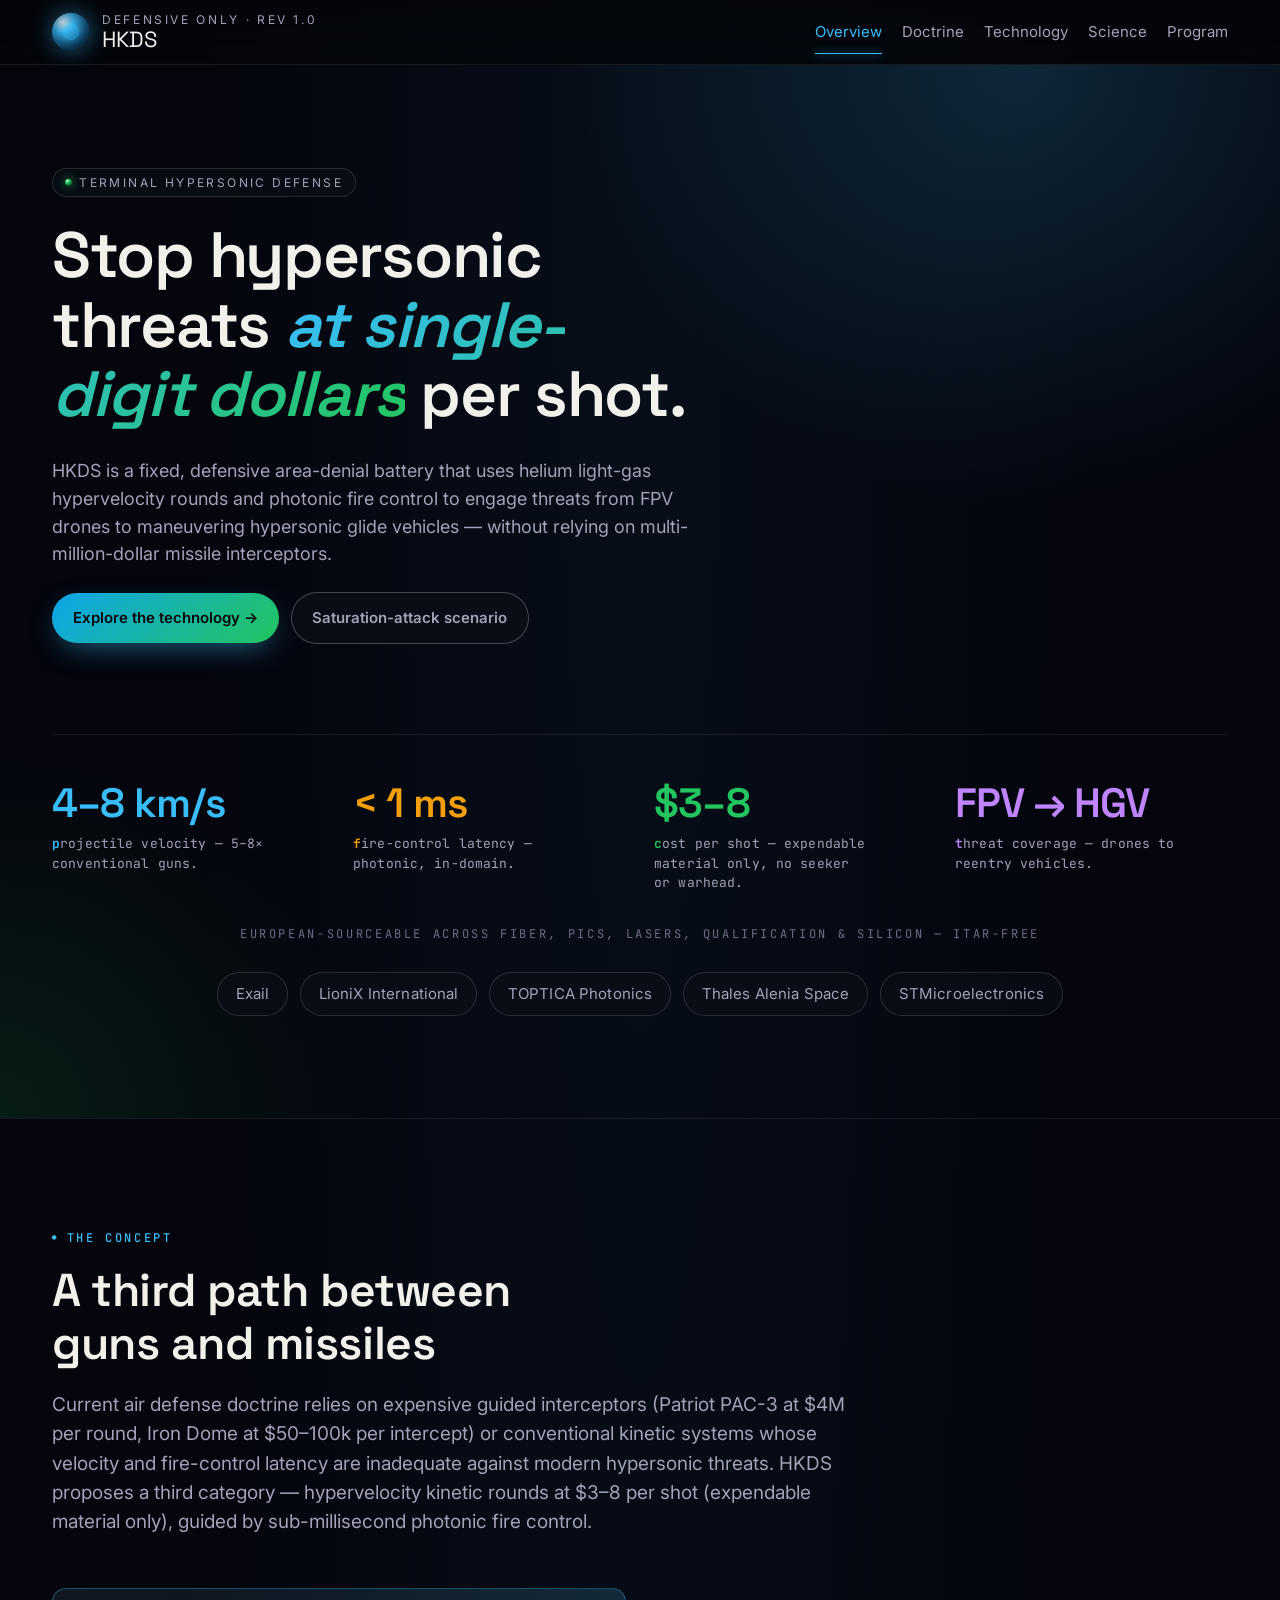
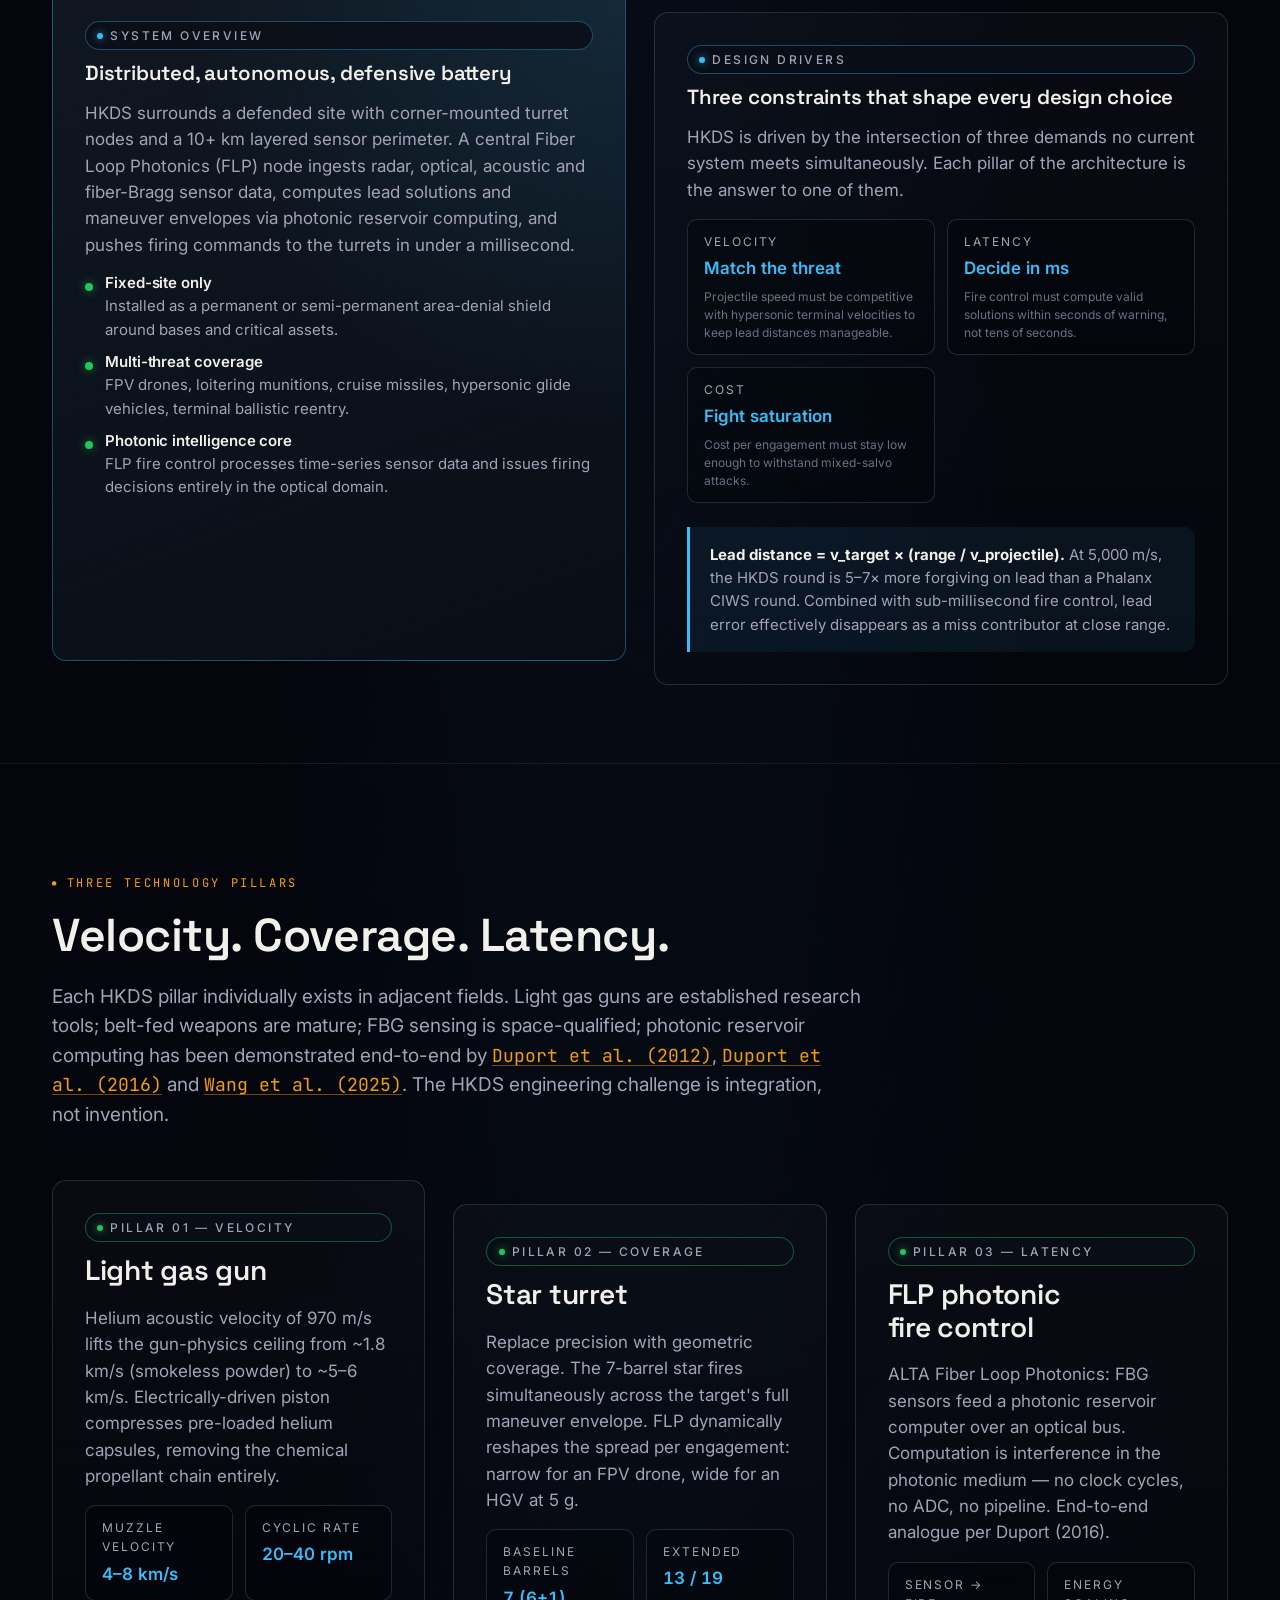
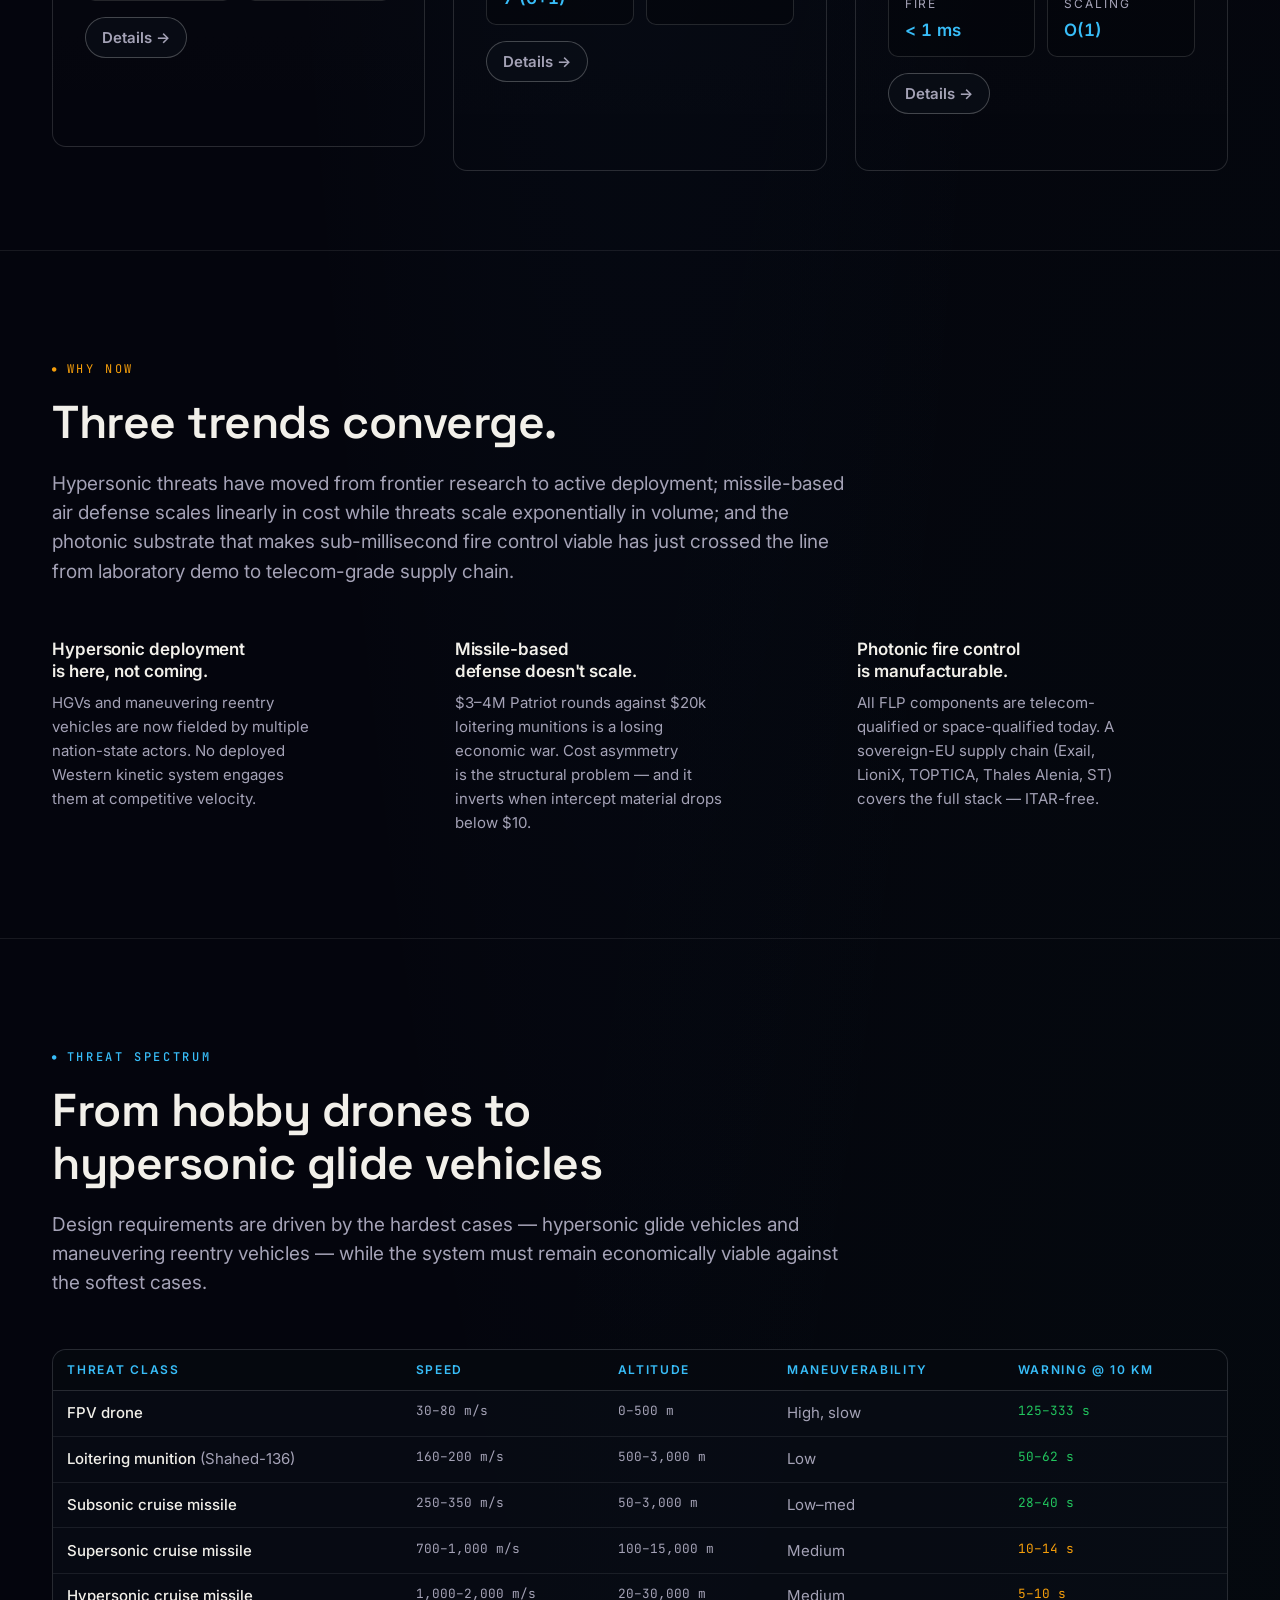
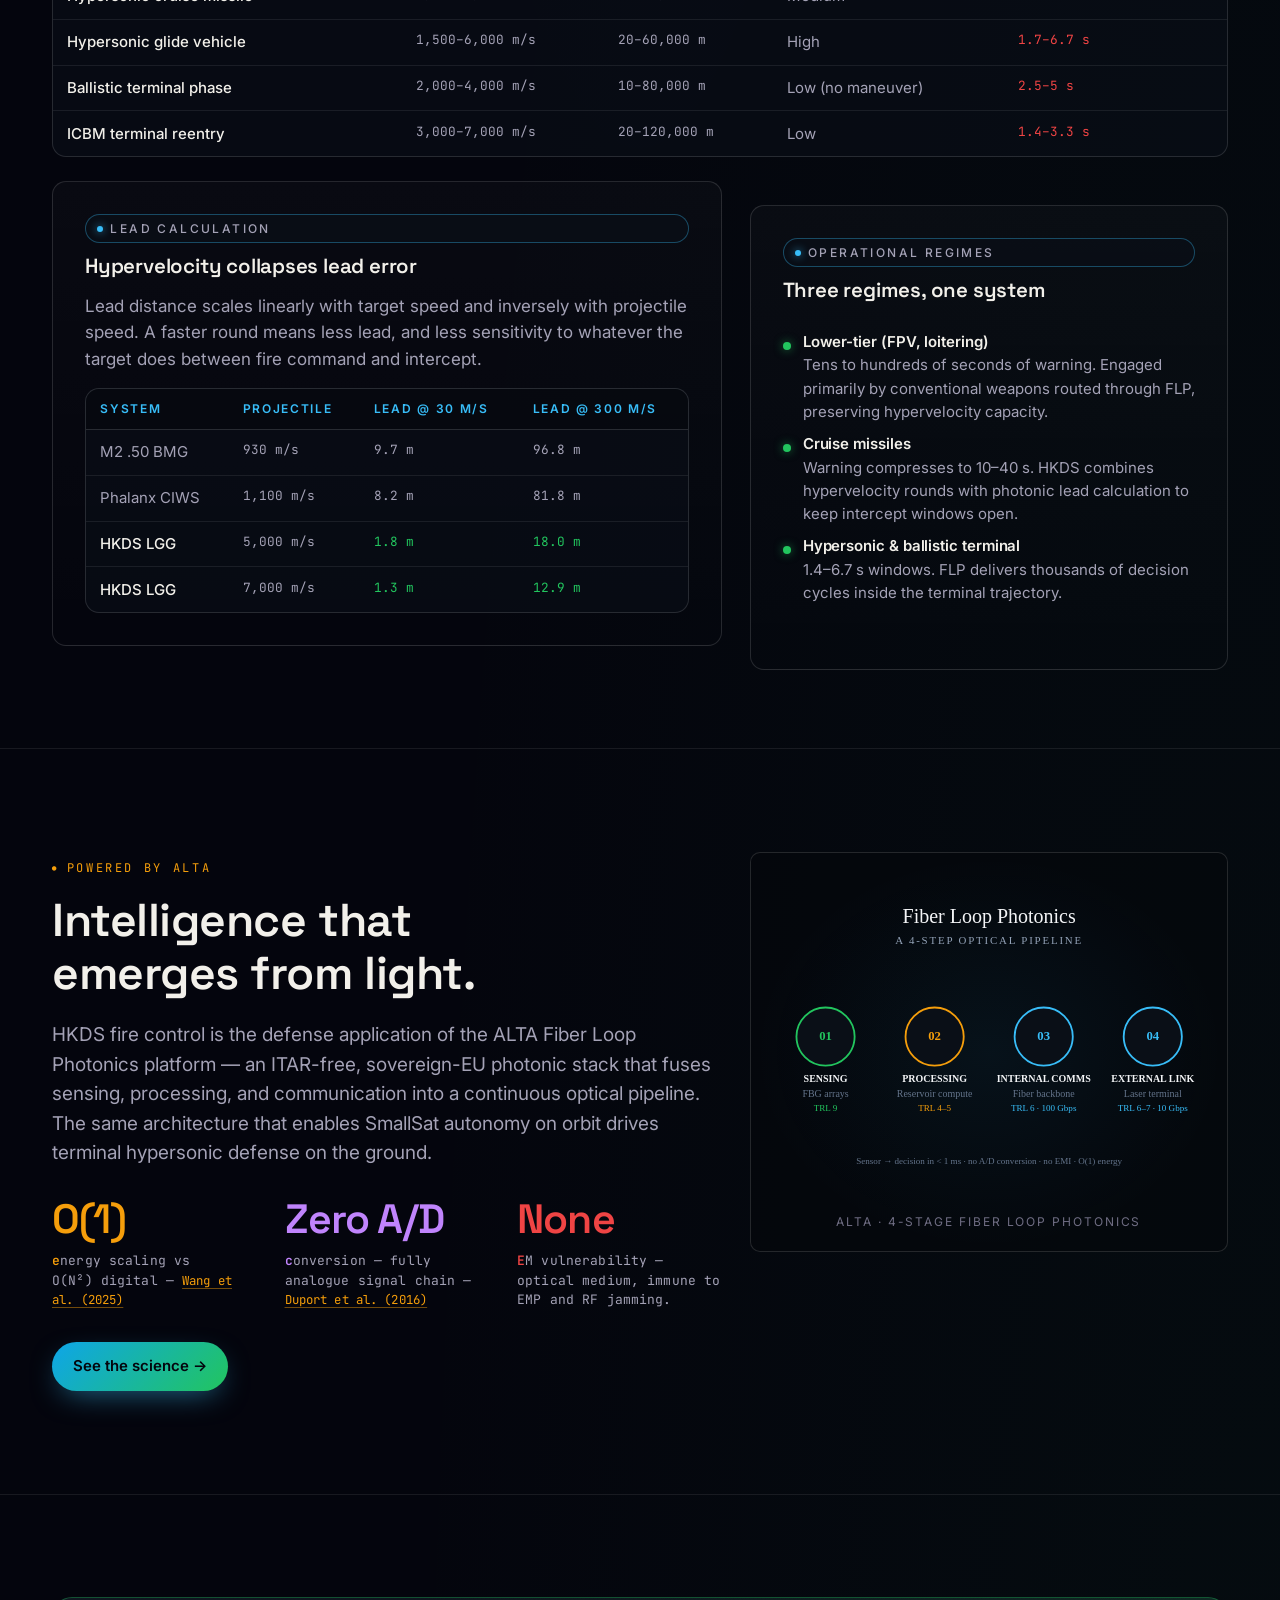
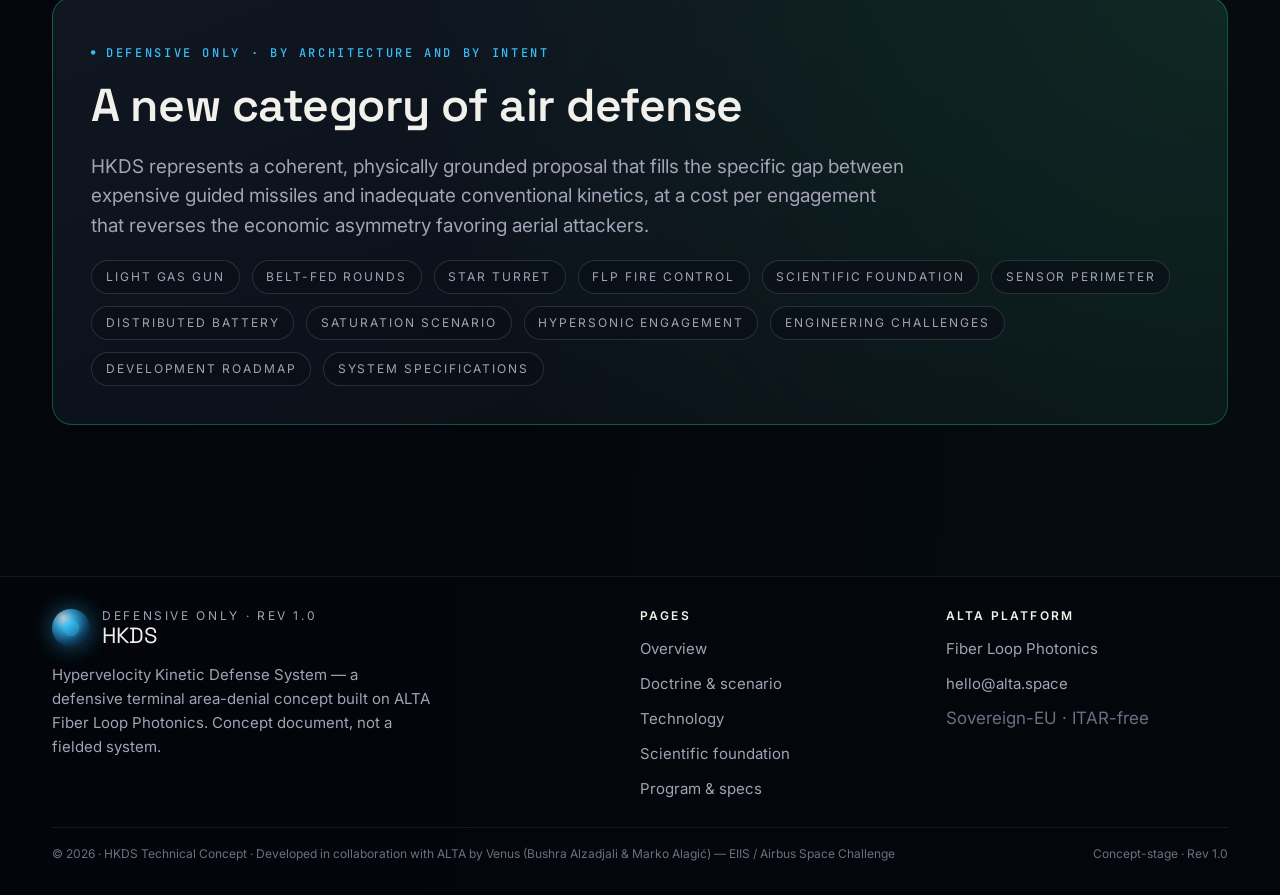
<file: index.html>
<!doctype html>
<html lang="en">
<head>
  <meta charset="utf-8" />
  <meta name="viewport" content="width=device-width, initial-scale=1" />
  <title>HKDS — Hypervelocity Kinetic Defense System</title>
  <meta name="description" content="HKDS is a defensive hypervelocity kinetic air-defense battery with photonic fire control, designed to stop threats from FPV drones to hypersonic glide vehicles. Powered by ALTA Fiber Loop Photonics." />
  <link rel="preconnect" href="https://fonts.googleapis.com">
  <link rel="preconnect" href="https://fonts.gstatic.com" crossorigin>
  <link href="https://fonts.googleapis.com/css2?family=Inter:wght@300;400;500;600;700&family=JetBrains+Mono:wght@400;500&family=Space+Grotesk:wght@400;500;600;700&display=swap" rel="stylesheet">
  <link rel="stylesheet" href="assets/styles.css?v=12">
</head>
<body>
<div class="page-shell">

  <header class="site-header">
    <div class="container nav">
      <a href="index.html" class="logo-lockup" aria-label="HKDS home">
        <div class="logo-mark" aria-hidden="true"></div>
        <div class="logo-text">
          <span class="eyebrow">Defensive only · Rev 1.0</span>
          <span class="brand">HKDS</span>
        </div>
      </a>
      <nav class="nav-links" id="primary-nav" aria-label="Primary">
        <a href="index.html" aria-current="page">Overview</a>
        <a href="doctrine.html">Doctrine</a>
        <a href="technology.html">Technology</a>
        <a href="science.html">Science</a>
        <a href="program.html">Program</a>
      </nav>
      <button class="menu-toggle" type="button" aria-controls="primary-nav" aria-expanded="false" aria-label="Toggle menu">
        <svg viewBox="0 0 24 24" aria-hidden="true" focusable="false">
          <g stroke="currentColor" stroke-width="2" stroke-linecap="round">
            <line class="bar bar-1" x1="4"  y1="7"  x2="20" y2="7"/>
            <line class="bar bar-2" x1="4"  y1="12" x2="20" y2="12"/>
            <line class="bar bar-3" x1="4"  y1="17" x2="20" y2="17"/>
          </g>
        </svg>
      </button>

    </div>
  </header>

  <main>

    <!-- HERO -->
    <section class="hero">
      <div class="container">
        <div class="hero-stack">
          <div class="hero-kicker">
            <span class="pill">
              <span class="pill-dot" aria-hidden="true"></span>
              <span>Terminal hypersonic defense</span>
            </span>
          </div>
          <h1 class="hero-title">
            Stop hypersonic threats <em>at single-digit dollars</em> per shot.
          </h1>
          <p class="hero-sub">
            HKDS is a fixed, defensive area-denial battery that uses helium light-gas hypervelocity
            rounds and photonic fire control to engage threats from FPV drones to maneuvering hypersonic
            glide vehicles — without relying on multi-million-dollar missile interceptors.
          </p>
          <div class="hero-actions">
            <a href="technology.html" class="btn btn-primary">Explore the technology →</a>
            <a href="doctrine.html#scenario" class="btn btn-ghost">Saturation-attack scenario</a>
          </div>
        </div>

        <div class="alta-stats hero-stats" aria-label="HKDS performance snapshot">
          <div class="alta-stat cyan">
            <div class="alta-stat-value cyan">4–8 <em>km/s</em></div>
            <p class="alta-stat-label"><span class="lead">p</span>rojectile velocity — 5–8× conventional guns.</p>
          </div>
          <div class="alta-stat amber">
            <div class="alta-stat-value amber">&lt; 1 <em>ms</em></div>
            <p class="alta-stat-label"><span class="lead">f</span>ire-control latency — photonic, in-domain.</p>
          </div>
          <div class="alta-stat green">
            <div class="alta-stat-value green">$3–8</div>
            <p class="alta-stat-label"><span class="lead">c</span>ost per shot — expendable material only, no seeker or warhead.</p>
          </div>
          <div class="alta-stat magenta">
            <div class="alta-stat-value magenta">FPV → HGV</div>
            <p class="alta-stat-label"><span class="lead">t</span>hreat coverage — drones to reentry vehicles.</p>
          </div>
        </div>
      </div>

      <div class="container">
        <div class="logo-strip" aria-label="Supply chain partners">
          <div class="logo-strip-label">European-sourceable across fiber, PICs, lasers, qualification &amp; silicon — ITAR-free</div>
          <span class="partner-pill">Exail</span>
          <span class="partner-pill">LioniX International</span>
          <span class="partner-pill">TOPTICA Photonics</span>
          <span class="partner-pill">Thales Alenia Space</span>
          <span class="partner-pill">STMicroelectronics</span>
        </div>
      </div>
    </section>

    <!-- CONCEPT -->
    <section id="concept">
      <div class="container">
        <div class="section-header">
          <div class="section-eyebrow">The Concept</div>
          <h2 class="section-title">A third path between guns and missiles</h2>
          <p class="section-lead">
            Current air defense doctrine relies on expensive guided interceptors
            (Patriot PAC-3 at $4M per round, Iron Dome at $50–100k per intercept) or conventional kinetic
            systems whose velocity and fire-control latency are inadequate against modern hypersonic
            threats. HKDS proposes a third category — hypervelocity kinetic rounds at $3–8 per shot (expendable material only),
            guided by sub-millisecond photonic fire control.
          </p>
        </div>

        <div class="grid-2">
          <div class="card card-feature">
            <span class="badge"><span class="badge-dot"></span>System overview</span>
            <h3>Distributed, autonomous, defensive battery</h3>
            <p>
              HKDS surrounds a defended site with corner-mounted turret nodes and a 10+ km layered sensor
              perimeter. A central Fiber Loop Photonics (FLP) node ingests radar, optical, acoustic and
              fiber-Bragg sensor data, computes lead solutions and maneuver envelopes via photonic
              reservoir computing, and pushes firing commands to the turrets in under a millisecond.
            </p>
            <ul class="list">
              <li class="list-item">
                <div class="list-bullet" aria-hidden="true"></div>
                <div class="list-content">
                  <h4>Fixed-site only</h4>
                  <p>Installed as a permanent or semi-permanent area-denial shield around bases and critical assets.</p>
                </div>
              </li>
              <li class="list-item">
                <div class="list-bullet" aria-hidden="true"></div>
                <div class="list-content">
                  <h4>Multi-threat coverage</h4>
                  <p>FPV drones, loitering munitions, cruise missiles, hypersonic glide vehicles, terminal ballistic reentry.</p>
                </div>
              </li>
              <li class="list-item">
                <div class="list-bullet" aria-hidden="true"></div>
                <div class="list-content">
                  <h4>Photonic intelligence core</h4>
                  <p>FLP fire control processes time-series sensor data and issues firing decisions entirely in the optical domain.</p>
                </div>
              </li>
            </ul>
          </div>

          <div class="card">
            <span class="badge"><span class="badge-dot"></span>Design drivers</span>
            <h3>Three constraints that shape every design choice</h3>
            <p>
              HKDS is driven by the intersection of three demands no current system meets simultaneously.
              Each pillar of the architecture is the answer to one of them.
            </p>
            <div class="stat-grid">
              <div class="stat">
                <div class="stat-label">Velocity</div>
                <div class="stat-value">Match the threat</div>
                <div class="stat-desc">Projectile speed must be competitive with hypersonic terminal velocities to keep lead distances manageable.</div>
              </div>
              <div class="stat">
                <div class="stat-label">Latency</div>
                <div class="stat-value">Decide in ms</div>
                <div class="stat-desc">Fire control must compute valid solutions within seconds of warning, not tens of seconds.</div>
              </div>
              <div class="stat">
                <div class="stat-label">Cost</div>
                <div class="stat-value">Fight saturation</div>
                <div class="stat-desc">Cost per engagement must stay low enough to withstand mixed-salvo attacks.</div>
              </div>
            </div>
            <div class="callout">
              <p>
                <strong>Lead distance = v_target × (range / v_projectile).</strong>
                At 5,000 m/s, the HKDS round is 5–7× more forgiving on lead than a Phalanx CIWS round.
                Combined with sub-millisecond fire control, lead error effectively disappears as a miss
                contributor at close range.
              </p>
            </div>
          </div>
        </div>
      </div>
    </section>

    <!-- PILLARS -->
    <section id="pillars">
      <div class="container">
        <div class="section-header">
          <div class="dot-label">Three technology pillars</div>
          <h2 class="section-title">Velocity. Coverage. Latency.</h2>
          <p class="section-lead">
            Each HKDS pillar individually exists in adjacent fields. Light gas guns are established
            research tools; belt-fed weapons are mature; FBG sensing is space-qualified; photonic
            reservoir computing has been demonstrated end-to-end by
            <a href="science.html#duport2012" class="cite">Duport et al. (2012)</a>,
            <a href="science.html#duport2016" class="cite">Duport et al. (2016)</a> and
            <a href="science.html#wang2025" class="cite">Wang et al. (2025)</a>. The HKDS engineering
            challenge is integration, not invention.
          </p>
        </div>

        <div class="grid-3">
          <div class="card">
            <span class="badge badge-accent"><span class="badge-dot"></span>Pillar 01 — Velocity</span>
            <h3 class="h-lg">Light gas gun</h3>
            <p>
              Helium acoustic velocity of 970 m/s lifts the gun-physics ceiling from ~1.8 km/s
              (smokeless powder) to ~5–6 km/s. Electrically-driven piston compresses pre-loaded helium
              capsules, removing the chemical propellant chain entirely.
            </p>
            <div class="stat-grid" style="grid-template-columns:1fr 1fr;">
              <div class="stat">
                <div class="stat-label">Muzzle velocity</div>
                <div class="stat-value">4–8 km/s</div>
              </div>
              <div class="stat">
                <div class="stat-label">Cyclic rate</div>
                <div class="stat-value">20–40 rpm</div>
              </div>
            </div>
            <p style="margin-top: var(--space-4);">
              <a href="technology.html#lgg" class="btn btn-ghost" style="padding:0.5rem 1rem;">Details →</a>
            </p>
          </div>

          <div class="card">
            <span class="badge badge-accent"><span class="badge-dot"></span>Pillar 02 — Coverage</span>
            <h3 class="h-lg">Star turret</h3>
            <p>
              Replace precision with geometric coverage. The 7-barrel star fires simultaneously across
              the target's full maneuver envelope. FLP dynamically reshapes the spread per engagement:
              narrow for an FPV drone, wide for an HGV at 5 g.
            </p>
            <div class="stat-grid" style="grid-template-columns:1fr 1fr;">
              <div class="stat">
                <div class="stat-label">Baseline barrels</div>
                <div class="stat-value">7 (6+1)</div>
              </div>
              <div class="stat">
                <div class="stat-label">Extended</div>
                <div class="stat-value">13 / 19</div>
              </div>
            </div>
            <p style="margin-top: var(--space-4);">
              <a href="technology.html#star" class="btn btn-ghost" style="padding:0.5rem 1rem;">Details →</a>
            </p>
          </div>

          <div class="card">
            <span class="badge badge-accent"><span class="badge-dot"></span>Pillar 03 — Latency</span>
            <h3 class="h-lg">FLP photonic fire control</h3>
            <p>
              ALTA Fiber Loop Photonics: FBG sensors feed a photonic reservoir computer over an optical
              bus. Computation is interference in the photonic medium — no clock cycles, no ADC, no
              pipeline. End-to-end analogue per Duport (2016).
            </p>
            <div class="stat-grid" style="grid-template-columns:1fr 1fr;">
              <div class="stat">
                <div class="stat-label">Sensor → fire</div>
                <div class="stat-value">&lt; 1 ms</div>
              </div>
              <div class="stat">
                <div class="stat-label">Energy scaling</div>
                <div class="stat-value">O(1)</div>
              </div>
            </div>
            <p style="margin-top: var(--space-4);">
              <a href="technology.html#flp" class="btn btn-ghost" style="padding:0.5rem 1rem;">Details →</a>
            </p>
          </div>
        </div>
      </div>
    </section>

    <!-- WHY NOW -->
    <section id="why-now">
      <div class="container">
        <div class="section-header">
          <div class="dot-label">Why now</div>
          <h2 class="section-title">Three trends converge.</h2>
          <p class="section-lead">
            Hypersonic threats have moved from frontier research to active deployment; missile-based
            air defense scales linearly in cost while threats scale exponentially in volume; and the
            photonic substrate that makes sub-millisecond fire control viable has just crossed the
            line from laboratory demo to telecom-grade supply chain.
          </p>
        </div>
        <div class="why-grid">
          <div class="why-item">
            <h4>Hypersonic deployment is here, not coming.</h4>
            <p>HGVs and maneuvering reentry vehicles are now fielded by multiple nation-state actors. No deployed Western kinetic system engages them at competitive velocity.</p>
          </div>
          <div class="why-item">
            <h4>Missile-based defense doesn't scale.</h4>
            <p>$3–4M Patriot rounds against $20k loitering munitions is a losing economic war. Cost asymmetry is the structural problem — and it inverts when intercept material drops below $10.</p>
          </div>
          <div class="why-item">
            <h4>Photonic fire control is manufacturable.</h4>
            <p>All FLP components are telecom-qualified or space-qualified today. A sovereign-EU supply chain (Exail, LioniX, TOPTICA, Thales Alenia, ST) covers the full stack — ITAR-free.</p>
          </div>
        </div>
      </div>
    </section>

    <!-- THREAT -->
    <section id="threat">
      <div class="container">
        <div class="section-header">
          <div class="section-eyebrow">Threat spectrum</div>
          <h2 class="section-title">From hobby drones to hypersonic glide vehicles</h2>
          <p class="section-lead">
            Design requirements are driven by the hardest cases — hypersonic glide vehicles and
            maneuvering reentry vehicles — while the system must remain economically viable against
            the softest cases.
          </p>
        </div>

        <div class="table-wrap" style="margin-bottom: var(--space-6);">
          <table class="data" aria-label="Threat classification matrix">
            <thead>
              <tr>
                <th>Threat class</th>
                <th>Speed</th>
                <th>Altitude</th>
                <th>Maneuverability</th>
                <th>Warning @ 10&nbsp;km</th>
              </tr>
            </thead>
            <tbody>
              <tr><td><strong>FPV drone</strong></td><td class="num">30–80 m/s</td><td class="num">0–500 m</td><td>High, slow</td><td class="num ok">125–333 s</td></tr>
              <tr><td><strong>Loitering munition</strong> (Shahed-136)</td><td class="num">160–200 m/s</td><td class="num">500–3,000 m</td><td>Low</td><td class="num ok">50–62 s</td></tr>
              <tr><td><strong>Subsonic cruise missile</strong></td><td class="num">250–350 m/s</td><td class="num">50–3,000 m</td><td>Low–med</td><td class="num ok">28–40 s</td></tr>
              <tr><td><strong>Supersonic cruise missile</strong></td><td class="num">700–1,000 m/s</td><td class="num">100–15,000 m</td><td>Medium</td><td class="num hot">10–14 s</td></tr>
              <tr><td><strong>Hypersonic cruise missile</strong></td><td class="num">1,000–2,000 m/s</td><td class="num">20–30,000 m</td><td>Medium</td><td class="num hot">5–10 s</td></tr>
              <tr><td><strong>Hypersonic glide vehicle</strong></td><td class="num">1,500–6,000 m/s</td><td class="num">20–60,000 m</td><td>High</td><td class="num crit">1.7–6.7 s</td></tr>
              <tr><td><strong>Ballistic terminal phase</strong></td><td class="num">2,000–4,000 m/s</td><td class="num">10–80,000 m</td><td>Low (no maneuver)</td><td class="num crit">2.5–5 s</td></tr>
              <tr><td><strong>ICBM terminal reentry</strong></td><td class="num">3,000–7,000 m/s</td><td class="num">20–120,000 m</td><td>Low</td><td class="num crit">1.4–3.3 s</td></tr>
            </tbody>
          </table>
        </div>

        <div class="grid-2-asym">
          <div class="card">
            <span class="badge"><span class="badge-dot"></span>Lead calculation</span>
            <h3>Hypervelocity collapses lead error</h3>
            <p>
              Lead distance scales linearly with target speed and inversely with projectile speed.
              A faster round means less lead, and less sensitivity to whatever the target does between
              fire command and intercept.
            </p>
            <div class="table-wrap" style="margin-top: var(--space-4);">
              <table class="data" aria-label="Lead distance comparison at 300 m engagement range">
                <thead>
                  <tr><th>System</th><th>Projectile</th><th>Lead @ 30 m/s</th><th>Lead @ 300 m/s</th></tr>
                </thead>
                <tbody>
                  <tr><td>M2 .50 BMG</td><td class="num">930 m/s</td><td class="num">9.7 m</td><td class="num">96.8 m</td></tr>
                  <tr><td>Phalanx CIWS</td><td class="num">1,100 m/s</td><td class="num">8.2 m</td><td class="num">81.8 m</td></tr>
                  <tr><td><strong>HKDS LGG</strong></td><td class="num">5,000 m/s</td><td class="num ok">1.8 m</td><td class="num ok">18.0 m</td></tr>
                  <tr><td><strong>HKDS LGG</strong></td><td class="num">7,000 m/s</td><td class="num ok">1.3 m</td><td class="num ok">12.9 m</td></tr>
                </tbody>
              </table>
            </div>
          </div>

          <div class="card">
            <span class="badge"><span class="badge-dot"></span>Operational regimes</span>
            <h3>Three regimes, one system</h3>
            <ul class="list">
              <li class="list-item">
                <div class="list-bullet"></div>
                <div class="list-content">
                  <h4>Lower-tier (FPV, loitering)</h4>
                  <p>Tens to hundreds of seconds of warning. Engaged primarily by conventional weapons routed through FLP, preserving hypervelocity capacity.</p>
                </div>
              </li>
              <li class="list-item">
                <div class="list-bullet"></div>
                <div class="list-content">
                  <h4>Cruise missiles</h4>
                  <p>Warning compresses to 10–40 s. HKDS combines hypervelocity rounds with photonic lead calculation to keep intercept windows open.</p>
                </div>
              </li>
              <li class="list-item">
                <div class="list-bullet"></div>
                <div class="list-content">
                  <h4>Hypersonic &amp; ballistic terminal</h4>
                  <p>1.4–6.7 s windows. FLP delivers thousands of decision cycles inside the terminal trajectory.</p>
                </div>
              </li>
            </ul>
          </div>
        </div>
      </div>
    </section>

    <!-- ALTA CALLOUT -->
    <section id="alta">
      <div class="container">
        <div class="grid-2-asym">
          <div>
            <div class="dot-label">Powered by ALTA</div>
            <h2 class="section-title" style="margin-bottom: var(--space-5);">Intelligence that emerges from light.</h2>
            <p class="section-lead" style="margin-bottom: var(--space-6);">
              HKDS fire control is the defense application of the ALTA Fiber Loop Photonics platform —
              an ITAR-free, sovereign-EU photonic stack that fuses sensing, processing, and communication
              into a continuous optical pipeline. The same architecture that enables SmallSat autonomy on
              orbit drives terminal hypersonic defense on the ground.
            </p>

            <div class="alta-stats alta-stats--3">
              <div class="alta-stat amber">
                <div class="alta-stat-value amber">O(1)</div>
                <p class="alta-stat-label"><span class="lead">e</span>nergy scaling vs O(N²) digital — <a href="science.html#wang2025" class="cite">Wang et al. (2025)</a></p>
              </div>
              <div class="alta-stat magenta">
                <div class="alta-stat-value magenta">Zero <em>A/D</em></div>
                <p class="alta-stat-label"><span class="lead">c</span>onversion — fully analogue signal chain — <a href="science.html#duport2016" class="cite">Duport et al. (2016)</a></p>
              </div>
              <div class="alta-stat rust">
                <div class="alta-stat-value rust">None</div>
                <p class="alta-stat-label"><span class="lead">E</span>M vulnerability — optical medium, immune to EMP and RF jamming.</p>
              </div>
            </div>

            <p style="margin-top: var(--space-8);">
              <a href="science.html" class="btn btn-primary">See the science →</a>
            </p>
          </div>

          <figure class="svg-fig" aria-label="FLP four-stage architecture">
            <svg viewBox="0 0 480 360" role="img" aria-label="FLP four-stage optical pipeline">
              <defs>
                <linearGradient id="gflp" x1="0" x2="1">
                  <stop offset="0" stop-color="#38bdf8" stop-opacity="0.8"/>
                  <stop offset="1" stop-color="#22c55e" stop-opacity="0.8"/>
                </linearGradient>
                <filter id="glow"><feGaussianBlur stdDeviation="2.5"/></filter>
              </defs>

              <line x1="60" y1="180" x2="420" y2="180" stroke="url(#gflp)" stroke-width="3" stroke-linecap="round"/>
              <line x1="60" y1="180" x2="420" y2="180" stroke="url(#gflp)" stroke-width="6" stroke-linecap="round" opacity="0.4" filter="url(#glow)"/>

              <g font-family="Work Sans" font-size="11" fill="#94a3b8" text-anchor="middle">
                <circle cx="60" cy="180" r="32" fill="#0a0f17" stroke="#22c55e" stroke-width="2"/>
                <text x="60" y="184" font-size="14" fill="#22c55e" font-weight="600">01</text>
                <text x="60" y="230" fill="#f3f4f6" font-size="11" font-weight="600">SENSING</text>
                <text x="60" y="246" fill="#64748b">FBG arrays</text>
                <text x="60" y="262" fill="#22c55e" font-size="10">TRL 9</text>

                <circle cx="180" cy="180" r="32" fill="#0a0f17" stroke="#f59e0b" stroke-width="2"/>
                <text x="180" y="184" font-size="14" fill="#f59e0b" font-weight="600">02</text>
                <text x="180" y="230" fill="#f3f4f6" font-size="11" font-weight="600">PROCESSING</text>
                <text x="180" y="246" fill="#64748b">Reservoir compute</text>
                <text x="180" y="262" fill="#f59e0b" font-size="10">TRL 4–5</text>

                <circle cx="300" cy="180" r="32" fill="#0a0f17" stroke="#38bdf8" stroke-width="2"/>
                <text x="300" y="184" font-size="14" fill="#38bdf8" font-weight="600">03</text>
                <text x="300" y="230" fill="#f3f4f6" font-size="11" font-weight="600">INTERNAL COMMS</text>
                <text x="300" y="246" fill="#64748b">Fiber backbone</text>
                <text x="300" y="262" fill="#38bdf8" font-size="10">TRL 6 · 100 Gbps</text>

                <circle cx="420" cy="180" r="32" fill="#0a0f17" stroke="#38bdf8" stroke-width="2"/>
                <text x="420" y="184" font-size="14" fill="#38bdf8" font-weight="600">04</text>
                <text x="420" y="230" fill="#f3f4f6" font-size="11" font-weight="600">EXTERNAL LINK</text>
                <text x="420" y="246" fill="#64748b">Laser terminal</text>
                <text x="420" y="262" fill="#38bdf8" font-size="10">TRL 6–7 · 10 Gbps</text>
              </g>

              <g font-family="Instrument Serif" text-anchor="middle">
                <text x="240" y="55" font-size="22" fill="#f3f4f6">Fiber Loop Photonics</text>
                <text x="240" y="78" font-size="12" fill="#94a3b8" font-family="Work Sans" letter-spacing="2">A 4-STEP OPTICAL PIPELINE</text>
              </g>

              <text x="240" y="320" font-family="Work Sans" font-size="10" fill="#64748b" text-anchor="middle">
                Sensor → decision in &lt; 1 ms · no A/D conversion · no EMI · O(1) energy
              </text>
            </svg>
            <figcaption>ALTA · 4-stage Fiber Loop Photonics</figcaption>
          </figure>
        </div>
      </div>
    </section>

    <!-- CTA -->
    <section id="next">
      <div class="container">
        <div class="defensive-panel">
          <div class="section-eyebrow">Defensive only · by architecture and by intent</div>
          <h2 class="section-title">A new category of air defense</h2>
          <p class="section-lead">
            HKDS represents a coherent, physically grounded proposal that fills the specific gap between
            expensive guided missiles and inadequate conventional kinetics, at a cost per engagement
            that reverses the economic asymmetry favoring aerial attackers.
          </p>

          <div class="section-index">
            <a href="technology.html">Light gas gun</a>
            <a href="technology.html#rounds">Belt-fed rounds</a>
            <a href="technology.html#star">Star turret</a>
            <a href="technology.html#flp">FLP fire control</a>
            <a href="science.html">Scientific foundation</a>
            <a href="doctrine.html#perimeter">Sensor perimeter</a>
            <a href="doctrine.html#battery">Distributed battery</a>
            <a href="doctrine.html#scenario">Saturation scenario</a>
            <a href="doctrine.html#hypersonic">Hypersonic engagement</a>
            <a href="program.html#challenges">Engineering challenges</a>
            <a href="program.html#roadmap">Development roadmap</a>
            <a href="program.html#specs">System specifications</a>
          </div>
        </div>
      </div>
    </section>

  </main>

  <footer class="site-footer">
    <div class="container footer-grid">
      <div>
        <div class="logo-lockup" style="margin-bottom: var(--space-4);">
          <div class="logo-mark" aria-hidden="true"></div>
          <div class="logo-text">
            <span class="eyebrow">Defensive only · Rev 1.0</span>
            <span class="brand">HKDS</span>
          </div>
        </div>
        <p style="color: var(--color-text-muted); font-size: var(--text-sm); max-width: 42ch;">
          Hypervelocity Kinetic Defense System — a defensive terminal area-denial concept built on
          ALTA Fiber Loop Photonics. Concept document, not a fielded system.
        </p>
      </div>
      <div>
        <h4>Pages</h4>
        <ul>
          <li><a href="index.html">Overview</a></li>
          <li><a href="doctrine.html">Doctrine &amp; scenario</a></li>
          <li><a href="technology.html">Technology</a></li>
          <li><a href="science.html">Scientific foundation</a></li>
          <li><a href="program.html">Program &amp; specs</a></li>
        </ul>
      </div>
      <div>
        <h4>ALTA platform</h4>
        <ul>
          <li><a href="science.html">Fiber Loop Photonics</a></li>
          <li><a href="mailto:hello@alta.space">hello@alta.space</a></li>
          <li><span style="color: var(--color-text-faint);">Sovereign-EU · ITAR-free</span></li>
        </ul>
      </div>
    </div>
    <div class="container">
      <div class="footer-bottom">
        <span>© 2026 · HKDS Technical Concept · Developed in collaboration with ALTA by Venus (Bushra Alzadjali &amp; Marko Alagić) — EIIS / Airbus Space Challenge</span>
        <span>Concept-stage · Rev 1.0</span>
      </div>
    </div>
  </footer>

</div>

<script>
  (() => {
    const btn  = document.querySelector('.menu-toggle');
    const list = document.querySelector('.nav-links');
    if (!btn || !list) return;
    list.id = list.id || 'primary-nav';
    btn.addEventListener('click', () => {
      const open = list.classList.toggle('is-open');
      btn.setAttribute('aria-expanded', open ? 'true' : 'false');
      btn.classList.toggle('is-open', open);
    });
    list.addEventListener('click', e => {
      if (e.target.closest('a')) {
        list.classList.remove('is-open');
        btn.classList.remove('is-open');
        btn.setAttribute('aria-expanded', 'false');
      }
    });
  })();
</script>
</body>
</html>
</file>
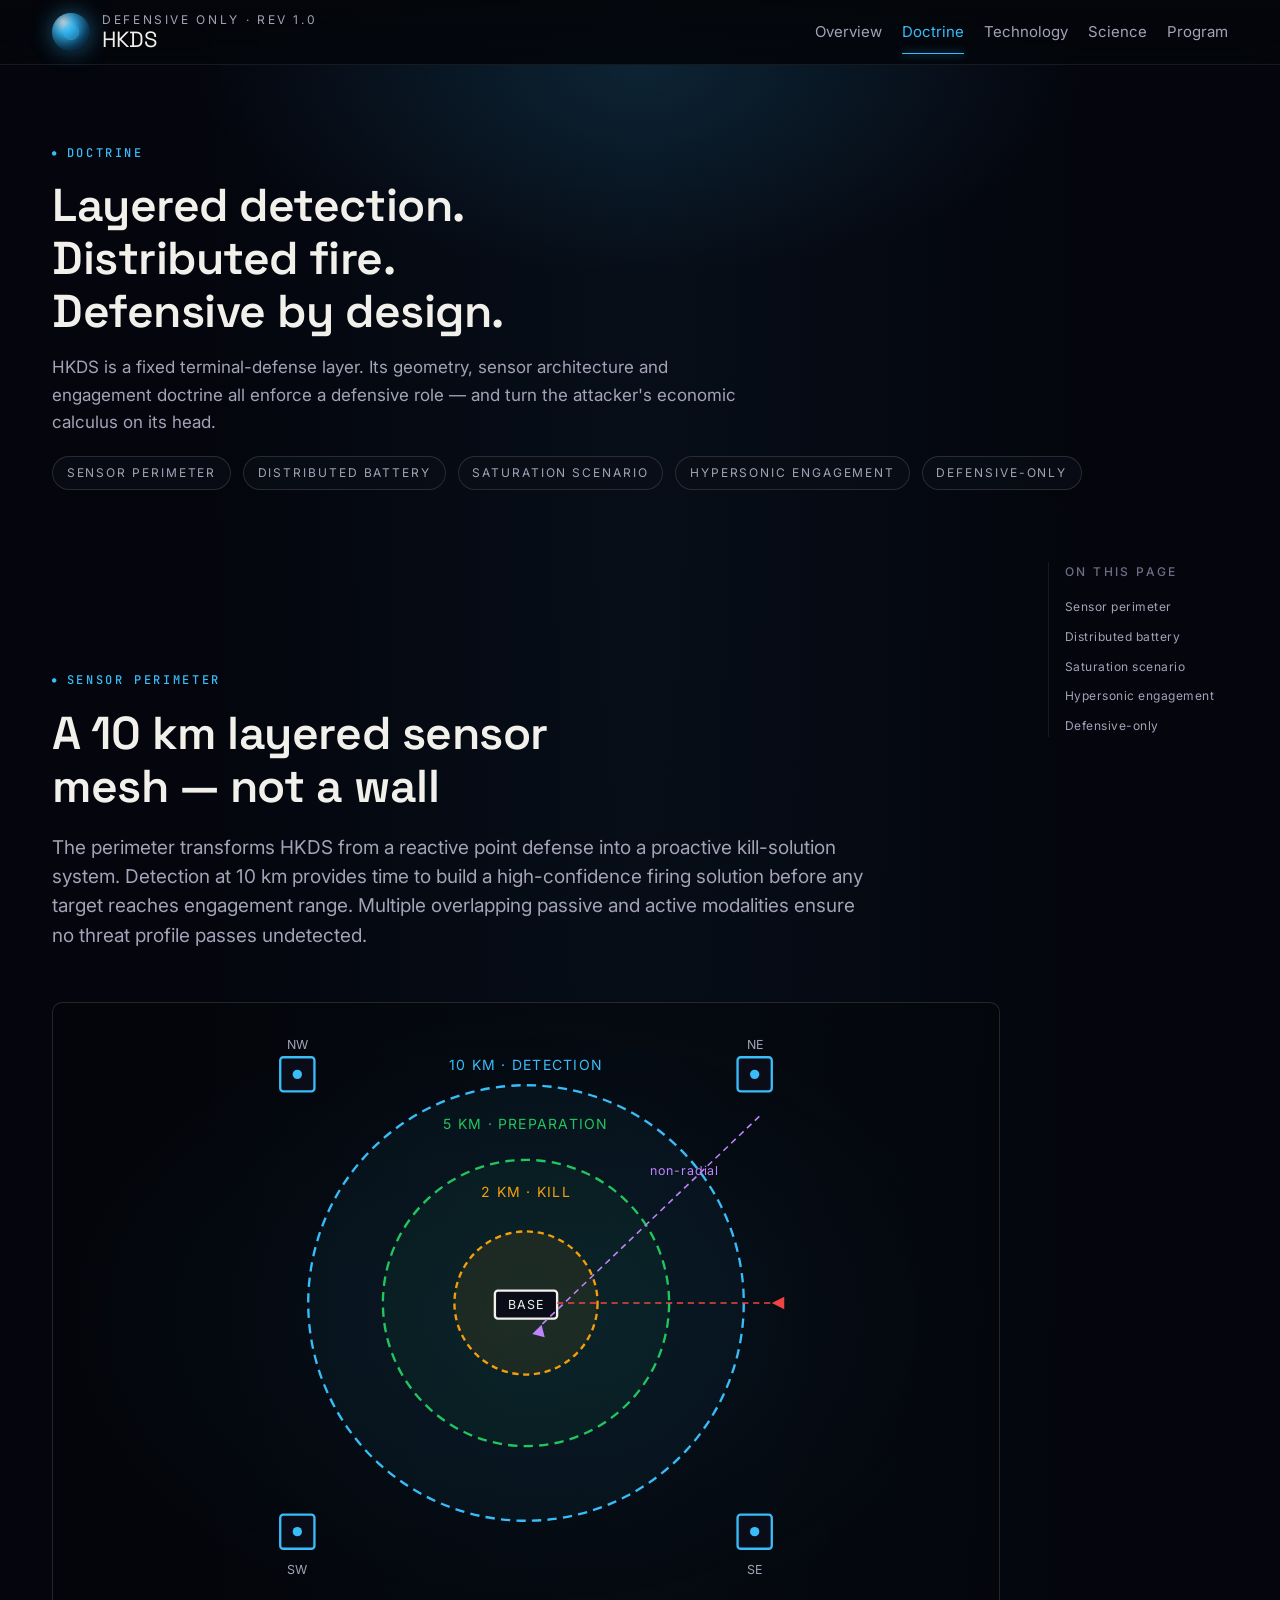
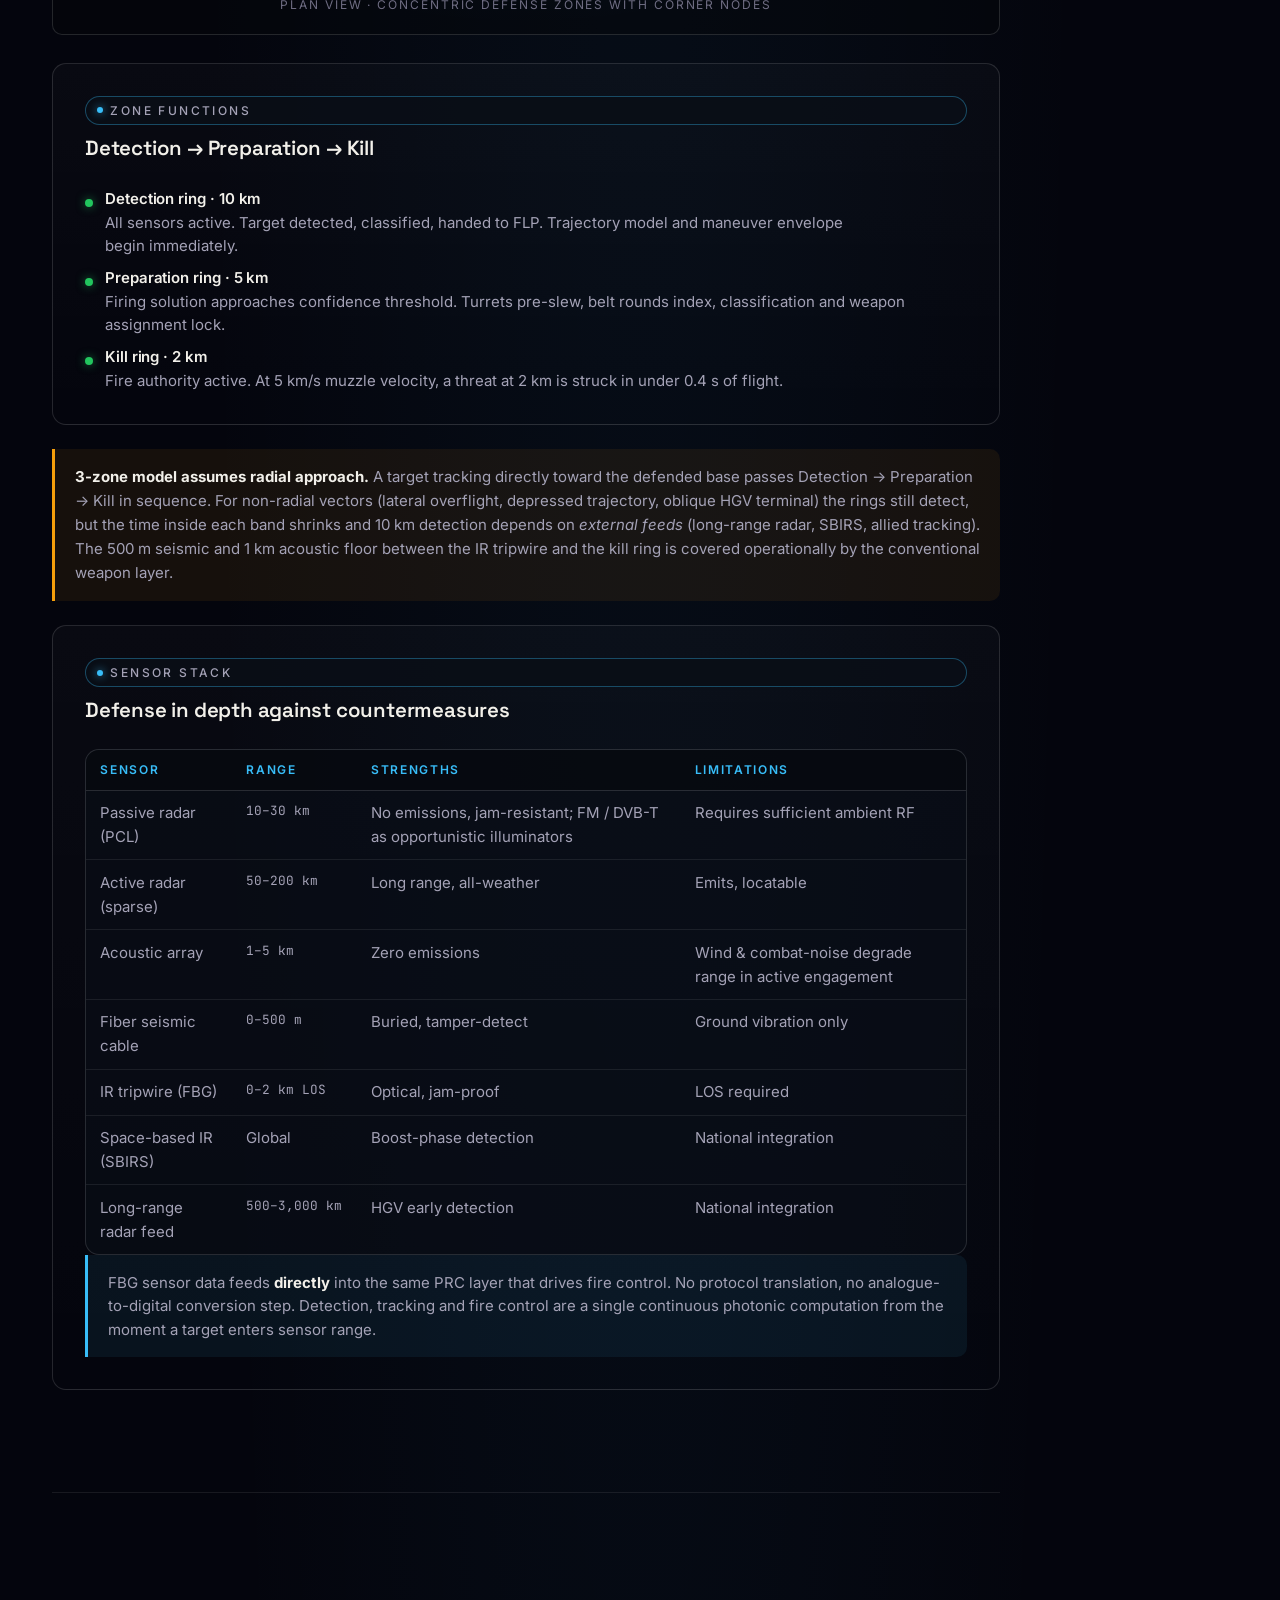
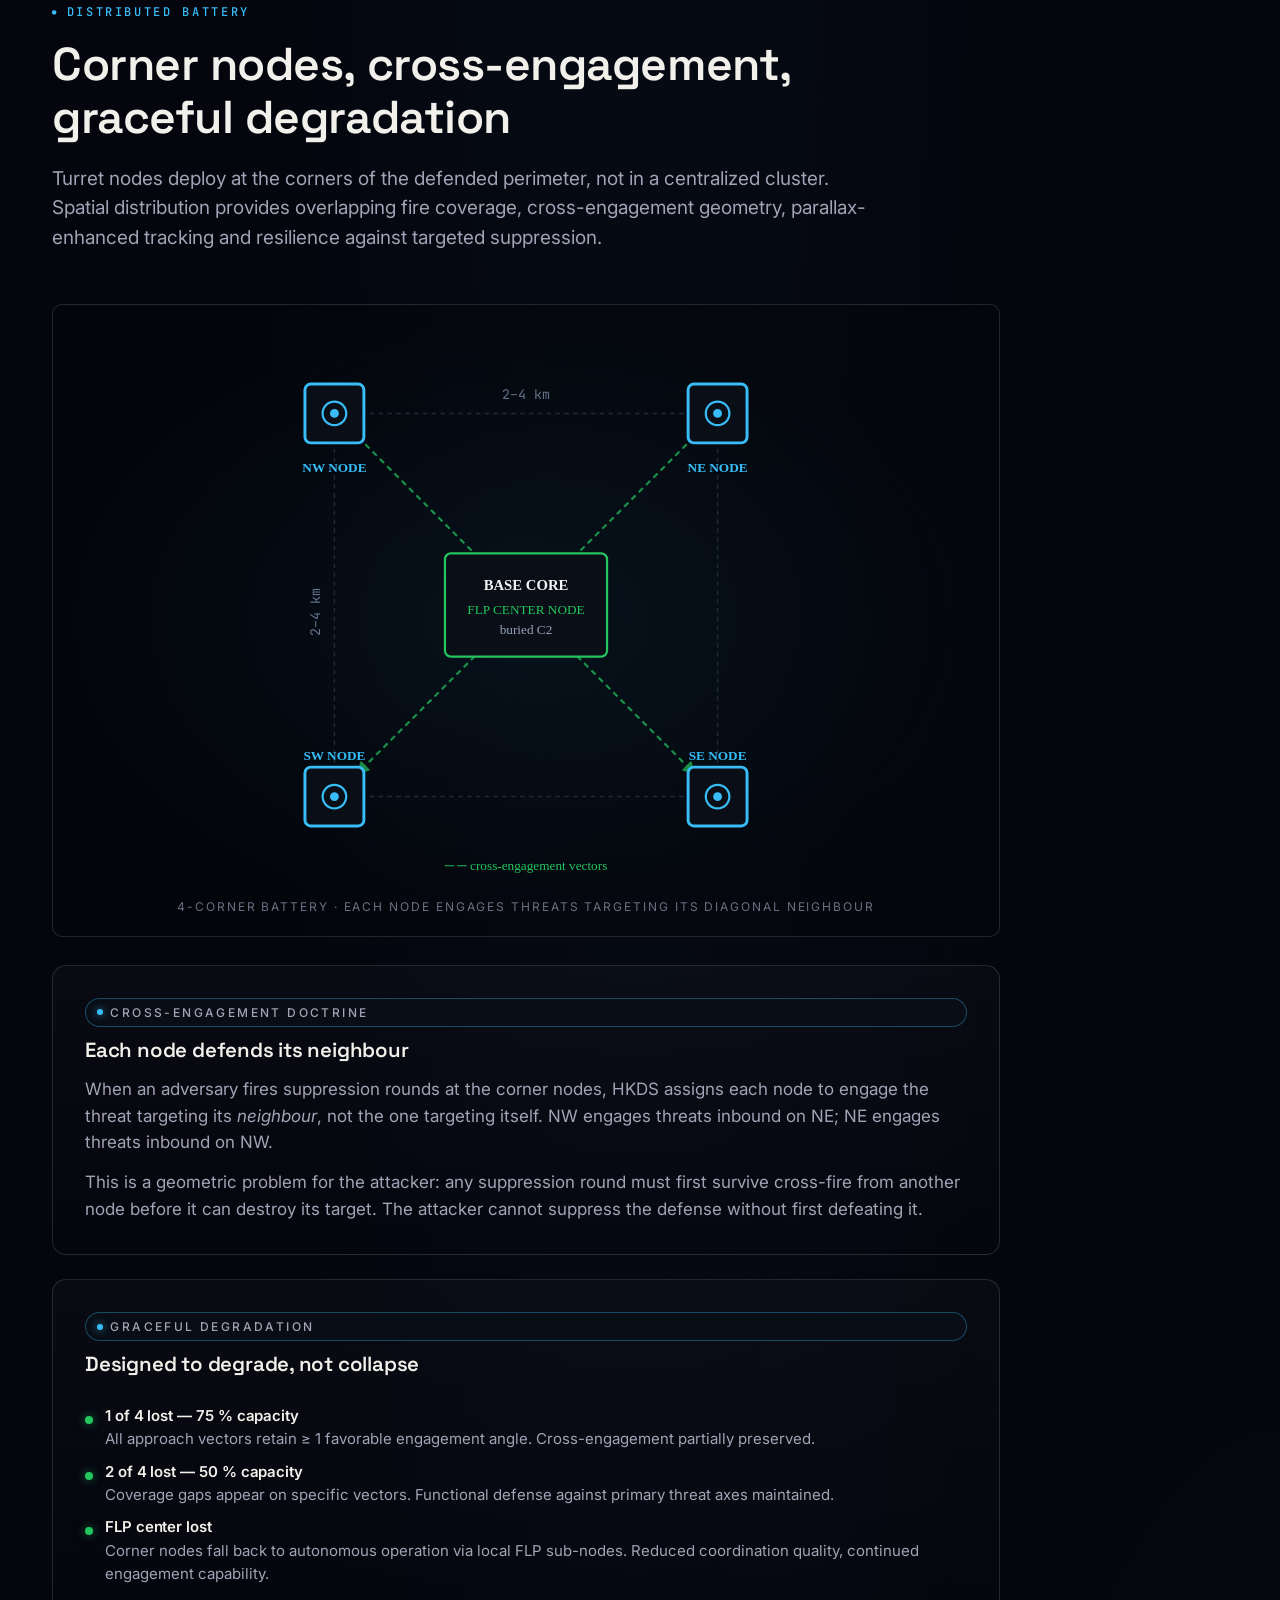
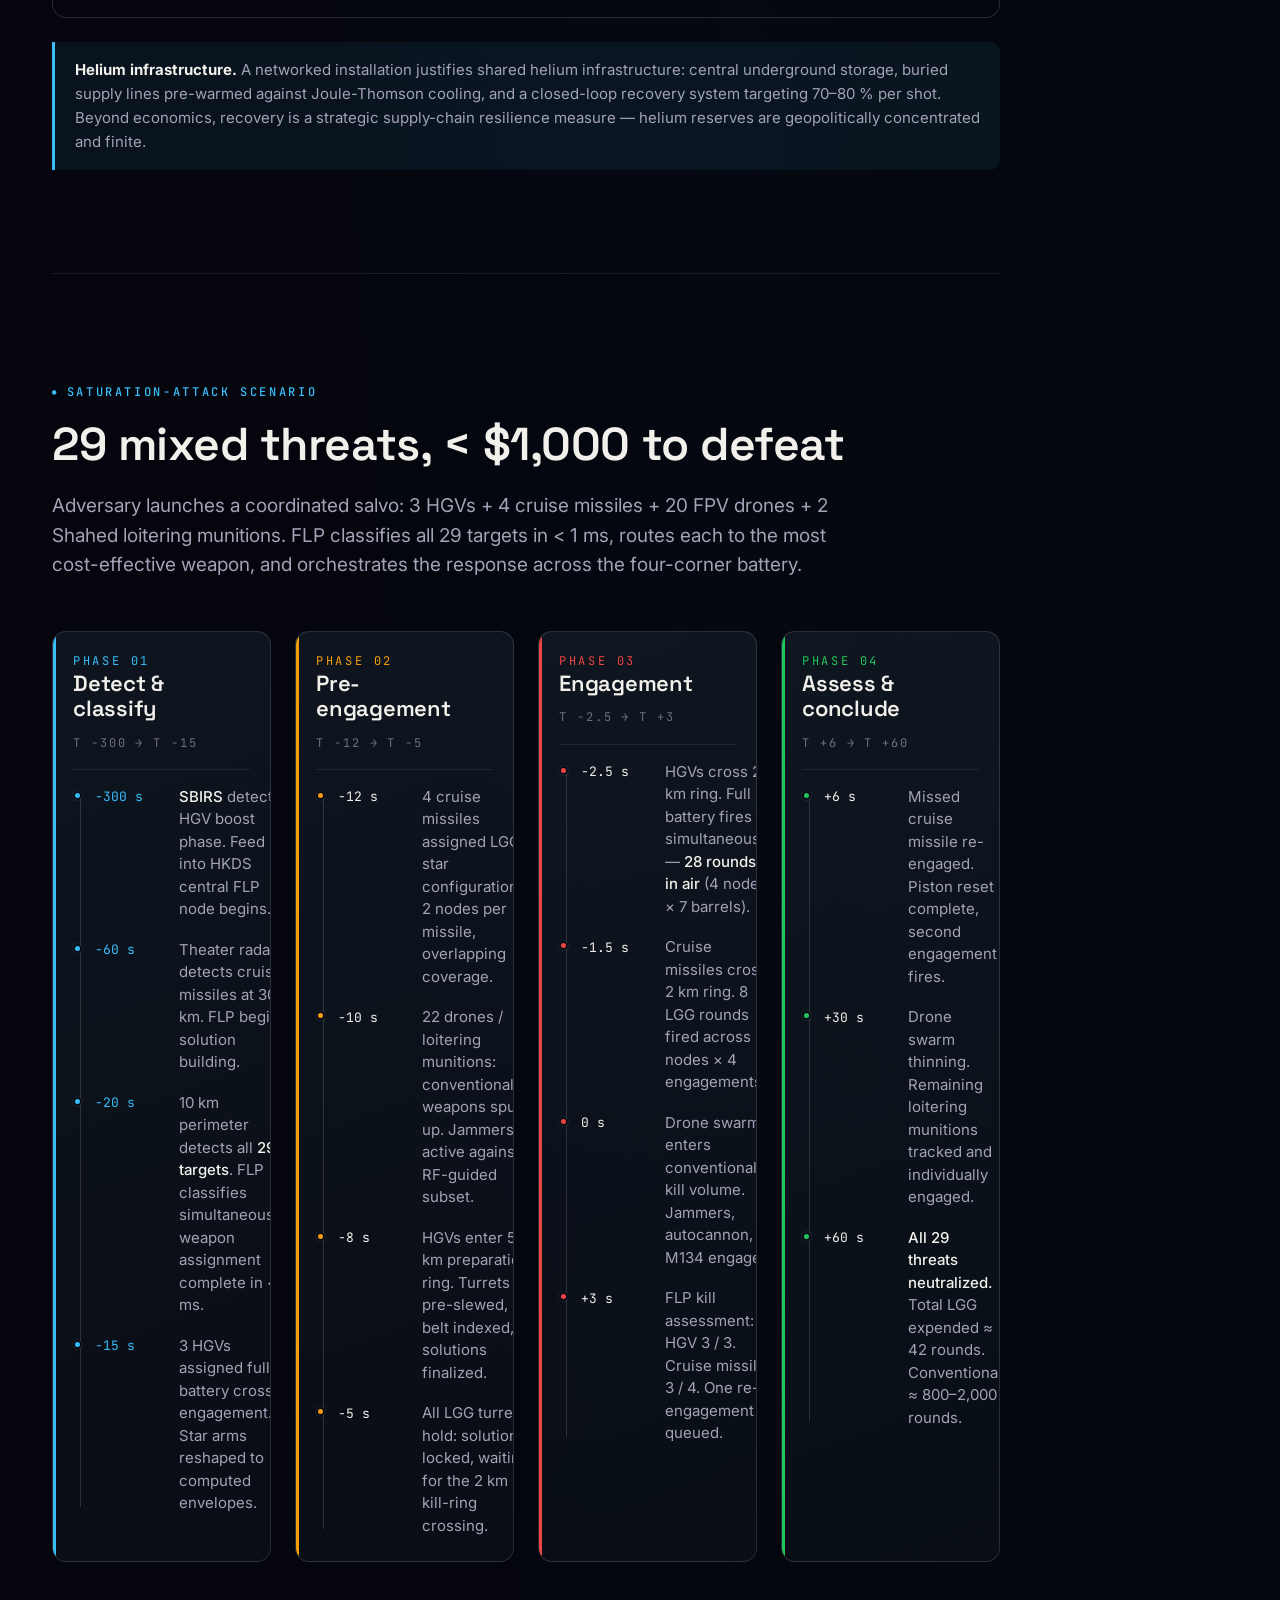
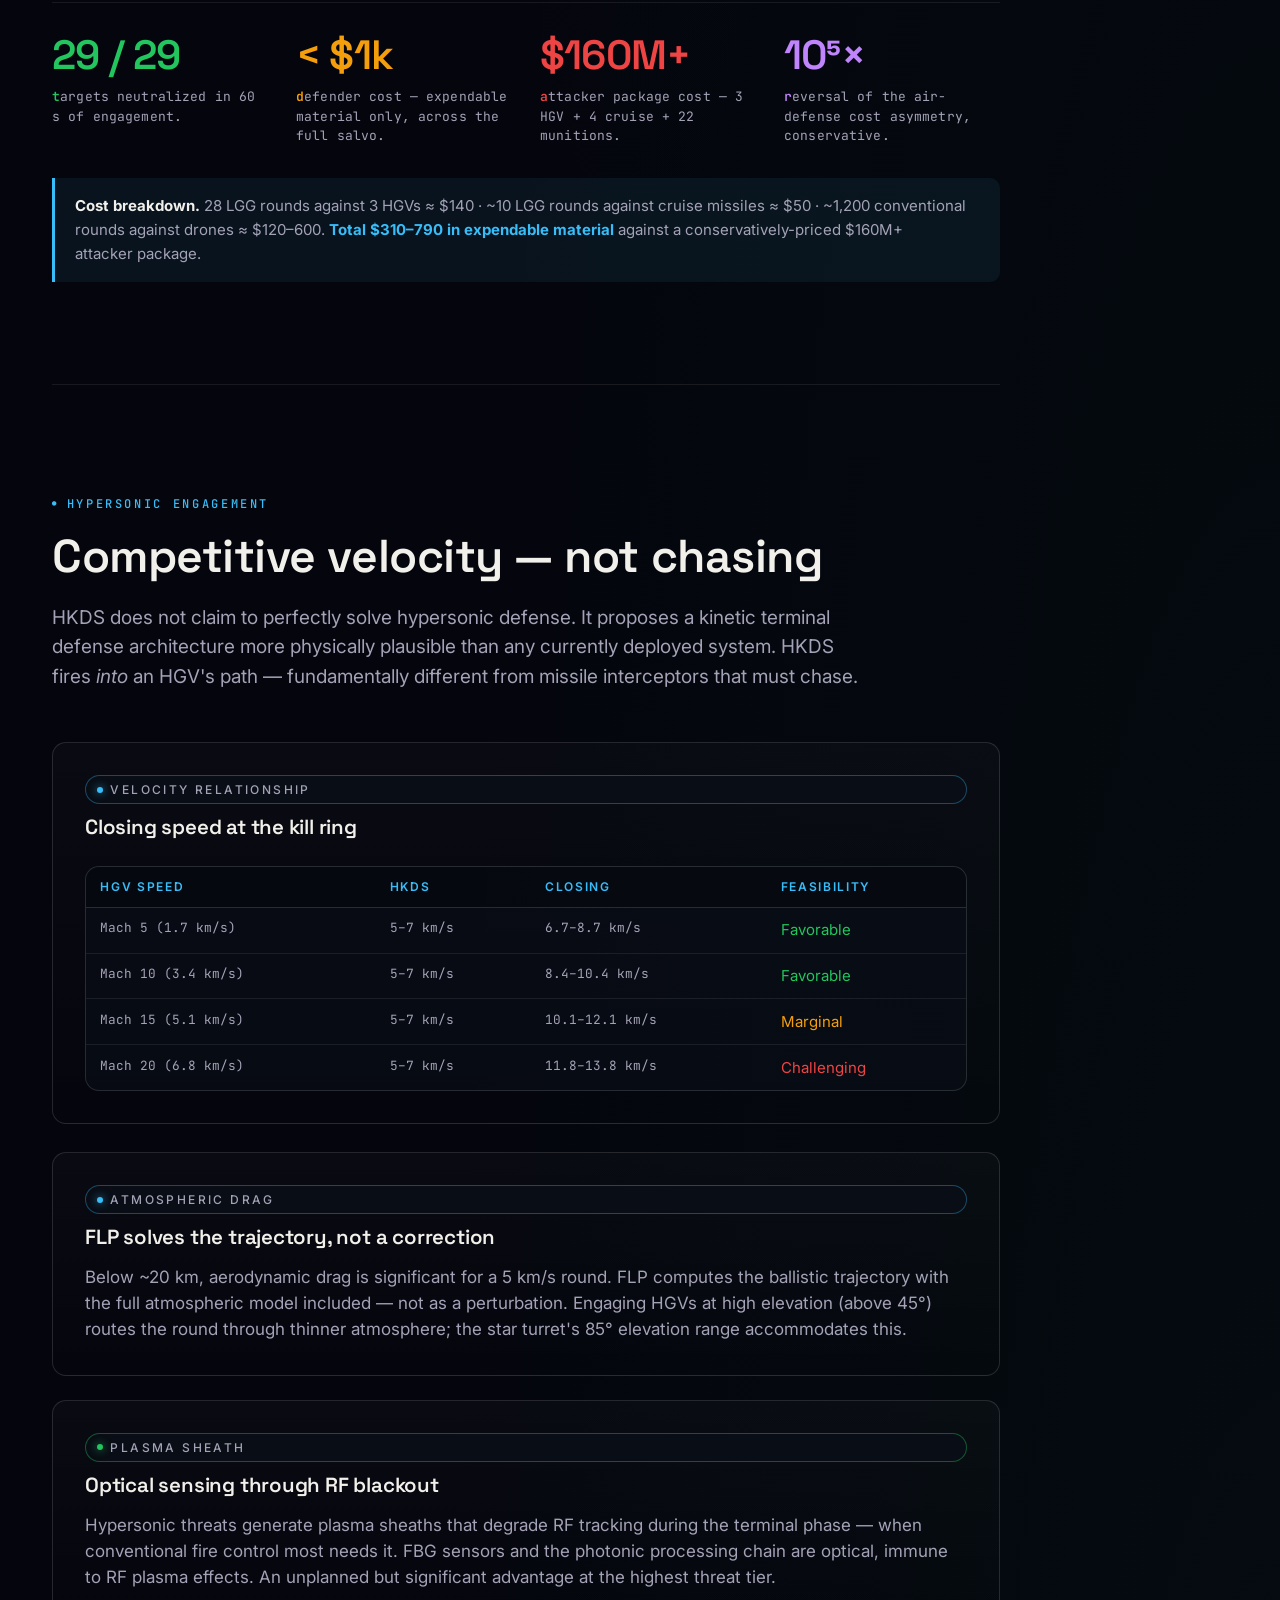
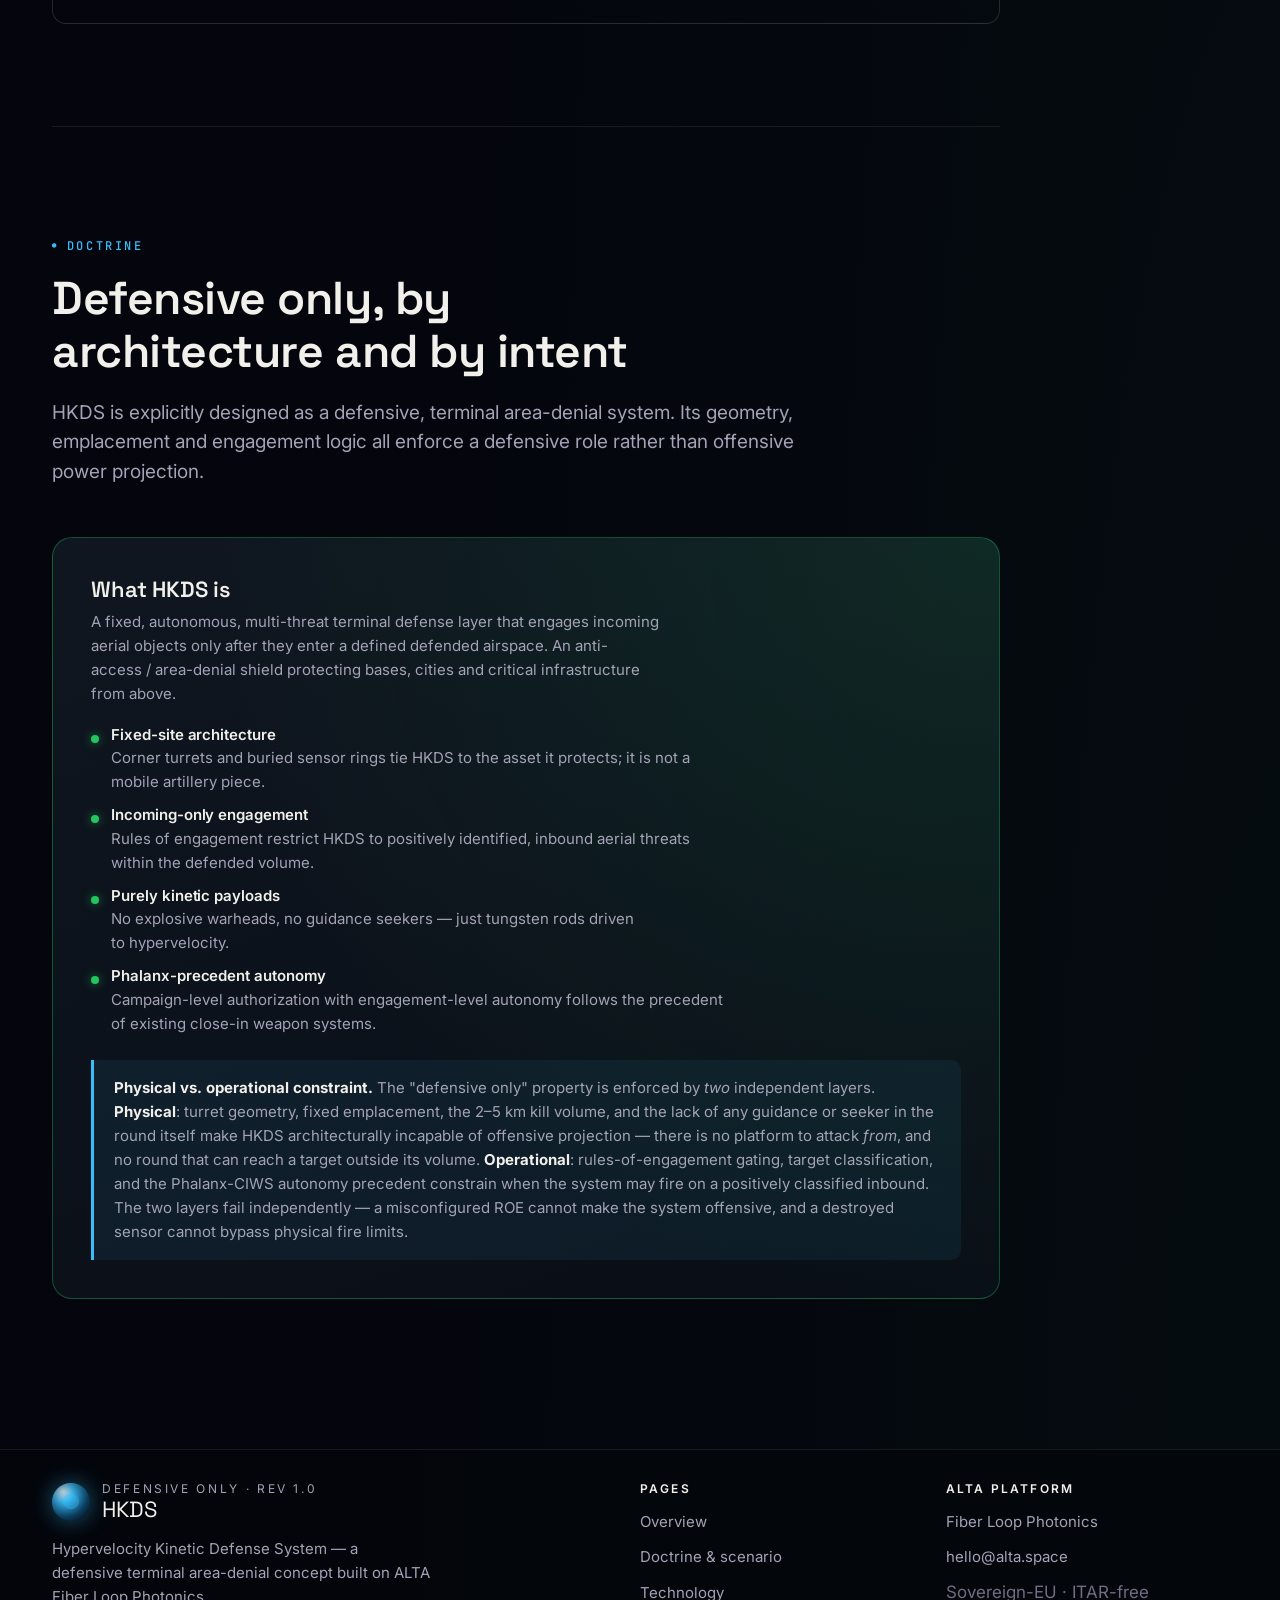
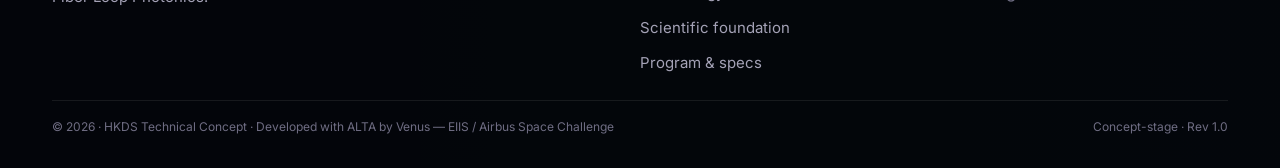
<file: doctrine.html>
<!doctype html>
<html lang="en">
<head>
  <meta charset="utf-8" />
  <meta name="viewport" content="width=device-width, initial-scale=1" />
  <title>Doctrine · HKDS</title>
  <meta name="description" content="HKDS doctrine: layered sensor perimeter, distributed corner-node battery, cross-engagement, saturation-attack response, hypersonic engagement, and defensive-only architecture." />
  <link rel="preconnect" href="https://fonts.googleapis.com">
  <link rel="preconnect" href="https://fonts.gstatic.com" crossorigin>
  <link href="https://fonts.googleapis.com/css2?family=Inter:wght@300;400;500;600;700&family=JetBrains+Mono:wght@400;500&family=Space+Grotesk:wght@400;500;600;700&display=swap" rel="stylesheet">
  <link rel="stylesheet" href="assets/styles.css?v=12">
</head>
<body>
<div class="page-shell">

  <header class="site-header">
    <div class="container nav">
      <a href="index.html" class="logo-lockup" aria-label="HKDS home">
        <div class="logo-mark" aria-hidden="true"></div>
        <div class="logo-text">
          <span class="eyebrow">Defensive only · Rev 1.0</span>
          <span class="brand">HKDS</span>
        </div>
      </a>
      <nav class="nav-links" id="primary-nav" aria-label="Primary">
        <a href="index.html">Overview</a>
        <a href="doctrine.html" aria-current="page">Doctrine</a>
        <a href="technology.html">Technology</a>
        <a href="science.html">Science</a>
        <a href="program.html">Program</a>
      </nav>
      <button class="menu-toggle" type="button" aria-controls="primary-nav" aria-expanded="false" aria-label="Toggle menu">
        <svg viewBox="0 0 24 24" aria-hidden="true" focusable="false">
          <g stroke="currentColor" stroke-width="2" stroke-linecap="round">
            <line class="bar bar-1" x1="4"  y1="7"  x2="20" y2="7"/>
            <line class="bar bar-2" x1="4"  y1="12" x2="20" y2="12"/>
            <line class="bar bar-3" x1="4"  y1="17" x2="20" y2="17"/>
          </g>
        </svg>
      </button>

    </div>
  </header>

  <section class="page-intro">
    <div class="container">
      <div class="section-eyebrow">Doctrine</div>
      <h1>Layered detection. Distributed fire. Defensive by design.</h1>
      <p class="page-lead">
        HKDS is a fixed terminal-defense layer. Its geometry, sensor architecture and engagement
        doctrine all enforce a defensive role — and turn the attacker's economic calculus on its head.
      </p>
      <div class="section-index">
        <a href="#perimeter">Sensor perimeter</a>
        <a href="#battery">Distributed battery</a>
        <a href="#scenario">Saturation scenario</a>
        <a href="#hypersonic">Hypersonic engagement</a>
        <a href="#defensive">Defensive-only</a>
      </div>
    </div>
  </section>

  <div class="container">
    <div class="layout">
      <main>

        <!-- PERIMETER -->
        <section id="perimeter">
          <div class="section-header">
            <div class="section-eyebrow">Sensor perimeter</div>
            <h2 class="section-title">A 10 km layered sensor mesh — not a wall</h2>
            <p class="section-lead">
              The perimeter transforms HKDS from a reactive point defense into a proactive
              kill-solution system. Detection at 10 km provides time to build a high-confidence firing
              solution before any target reaches engagement range. Multiple overlapping passive and
              active modalities ensure no threat profile passes undetected.
            </p>
          </div>

          <div class="grid-2-asym">
            <figure class="svg-fig">
              <svg viewBox="0 0 360 360" role="img" aria-label="HKDS defense zones plan view">
                <circle cx="180" cy="180" r="140" fill="rgba(56,189,248,0.04)" stroke="#38bdf8" stroke-width="1.5" stroke-dasharray="6 4"/>
                <circle cx="180" cy="180" r="92"  fill="rgba(34,197,94,0.05)" stroke="#22c55e" stroke-width="1.5" stroke-dasharray="6 4"/>
                <circle cx="180" cy="180" r="46"  fill="rgba(245,158,11,0.08)" stroke="#f59e0b" stroke-width="1.5" stroke-dasharray="4 3"/>

                <text x="180" y="30"  text-anchor="middle" font-family="Inter" font-size="9" fill="#38bdf8" letter-spacing="0.8">10 KM · DETECTION</text>
                <text x="180" y="68"  text-anchor="middle" font-family="Inter" font-size="9" fill="#22c55e" letter-spacing="0.8">5 KM · PREPARATION</text>
                <text x="180" y="112" text-anchor="middle" font-family="Inter" font-size="9" fill="#f59e0b" letter-spacing="0.8">2 KM · KILL</text>

                <rect x="160" y="172" width="40" height="18" fill="#0a0c18" stroke="#f2f0ea" stroke-width="1.5" rx="2"/>
                <text x="180" y="184" text-anchor="middle" font-family="Inter" font-size="8" fill="#f2f0ea" letter-spacing="0.6">BASE</text>

                <g font-family="Inter" font-size="8" fill="#a4a2b6">
                  <rect x="22" y="22" width="22" height="22" fill="#0a0c18" stroke="#38bdf8" stroke-width="1.5" rx="2"/>
                  <circle cx="33" cy="33" r="3" fill="#38bdf8"/>
                  <text x="33" y="17" text-anchor="middle">NW</text>
                  <rect x="316" y="22" width="22" height="22" fill="#0a0c18" stroke="#38bdf8" stroke-width="1.5" rx="2"/>
                  <circle cx="327" cy="33" r="3" fill="#38bdf8"/>
                  <text x="327" y="17" text-anchor="middle">NE</text>
                  <rect x="22" y="316" width="22" height="22" fill="#0a0c18" stroke="#38bdf8" stroke-width="1.5" rx="2"/>
                  <circle cx="33" cy="327" r="3" fill="#38bdf8"/>
                  <text x="33" y="354" text-anchor="middle">SW</text>
                  <rect x="316" y="316" width="22" height="22" fill="#0a0c18" stroke="#38bdf8" stroke-width="1.5" rx="2"/>
                  <circle cx="327" cy="327" r="3" fill="#38bdf8"/>
                  <text x="327" y="354" text-anchor="middle">SE</text>
                </g>

                <g>
                  <polygon points="338,180 346,176 346,184" fill="#ef4444"/>
                  <line x1="200" y1="180" x2="338" y2="180" stroke="#ef4444" stroke-width="1" stroke-dasharray="4 3"/>
                  <polygon points="190,194 184,200 192,202" fill="#c084fc"/>
                  <line x1="330" y1="60" x2="190" y2="194" stroke="#c084fc" stroke-width="1" stroke-dasharray="4 3"/>
                  <text x="282" y="98" text-anchor="middle" font-family="Inter" font-size="8" fill="#c084fc" letter-spacing="0.6">non-radial</text>
                </g>
              </svg>
              <figcaption>Plan view · concentric defense zones with corner nodes</figcaption>
            </figure>

            <div class="card">
              <span class="badge"><span class="badge-dot"></span>Zone functions</span>
              <h3>Detection → Preparation → Kill</h3>
              <ul class="list">
                <li class="list-item"><div class="list-bullet"></div><div class="list-content"><h4>Detection ring · 10 km</h4><p>All sensors active. Target detected, classified, handed to FLP. Trajectory model and maneuver envelope begin immediately.</p></div></li>
                <li class="list-item"><div class="list-bullet"></div><div class="list-content"><h4>Preparation ring · 5 km</h4><p>Firing solution approaches confidence threshold. Turrets pre-slew, belt rounds index, classification and weapon assignment lock.</p></div></li>
                <li class="list-item"><div class="list-bullet"></div><div class="list-content"><h4>Kill ring · 2 km</h4><p>Fire authority active. At 5 km/s muzzle velocity, a threat at 2 km is struck in under 0.4 s of flight.</p></div></li>
              </ul>
            </div>
          </div>

          <div class="callout callout-warn" style="margin-top: var(--space-6);">
            <p>
              <strong>3-zone model assumes radial approach.</strong> A target tracking directly toward
              the defended base passes Detection → Preparation → Kill in sequence. For non-radial
              vectors (lateral overflight, depressed trajectory, oblique HGV terminal) the rings still
              detect, but the time inside each band shrinks and 10 km detection depends on
              <em>external feeds</em> (long-range radar, SBIRS, allied tracking). The 500 m seismic
              and 1 km acoustic floor between the IR tripwire and the kill ring is covered
              operationally by the conventional weapon layer.
            </p>
          </div>

          <div class="card" style="margin-top: var(--space-6);">
            <span class="badge"><span class="badge-dot"></span>Sensor stack</span>
            <h3>Defense in depth against countermeasures</h3>
            <div class="table-wrap" style="margin-top: var(--space-3);">
              <table class="data" aria-label="Sensor layer stack">
                <thead><tr><th>Sensor</th><th>Range</th><th>Strengths</th><th>Limitations</th></tr></thead>
                <tbody>
                  <tr><td>Passive radar (PCL)</td><td class="num">10–30 km</td><td>No emissions, jam-resistant; FM / DVB-T as opportunistic illuminators</td><td>Requires sufficient ambient RF</td></tr>
                  <tr><td>Active radar (sparse)</td><td class="num">50–200 km</td><td>Long range, all-weather</td><td>Emits, locatable</td></tr>
                  <tr><td>Acoustic array</td><td class="num">1–5 km</td><td>Zero emissions</td><td>Wind &amp; combat-noise degrade range in active engagement</td></tr>
                  <tr><td>Fiber seismic cable</td><td class="num">0–500 m</td><td>Buried, tamper-detect</td><td>Ground vibration only</td></tr>
                  <tr><td>IR tripwire (FBG)</td><td class="num">0–2 km LOS</td><td>Optical, jam-proof</td><td>LOS required</td></tr>
                  <tr><td>Space-based IR (SBIRS)</td><td>Global</td><td>Boost-phase detection</td><td>National integration</td></tr>
                  <tr><td>Long-range radar feed</td><td class="num">500–3,000 km</td><td>HGV early detection</td><td>National integration</td></tr>
                </tbody>
              </table>
            </div>
            <div class="callout">
              <p>FBG sensor data feeds <strong>directly</strong> into the same PRC layer that drives fire control. No protocol translation, no analogue-to-digital conversion step. Detection, tracking and fire control are a single continuous photonic computation from the moment a target enters sensor range.</p>
            </div>
          </div>
        </section>

        <!-- BATTERY -->
        <section id="battery">
          <div class="section-header">
            <div class="section-eyebrow">Distributed battery</div>
            <h2 class="section-title">Corner nodes, cross-engagement, graceful degradation</h2>
            <p class="section-lead">Turret nodes deploy at the corners of the defended perimeter, not in a centralized cluster. Spatial distribution provides overlapping fire coverage, cross-engagement geometry, parallax-enhanced tracking and resilience against targeted suppression.</p>
          </div>

          <div class="grid-2-asym">
            <figure class="svg-fig">
              <svg viewBox="0 0 380 380" role="img" aria-label="Distributed battery layout with cross-engagement">
                <g stroke="#1f2a38" stroke-width="1" stroke-dasharray="3 3">
                  <line x1="60" y1="60" x2="60" y2="320"/>
                  <line x1="60" y1="60" x2="320" y2="60"/>
                  <line x1="320" y1="60" x2="320" y2="320"/>
                  <line x1="60" y1="320" x2="320" y2="320"/>
                </g>
                <g stroke="#22c55e" stroke-width="1.5" stroke-dasharray="4 3" opacity="0.7">
                  <line x1="76" y1="76" x2="304" y2="304" marker-end="url(#a1)"/>
                  <line x1="304" y1="76" x2="76" y2="304" marker-end="url(#a1)"/>
                </g>
                <defs><marker id="a1" viewBox="0 0 10 10" refX="8" refY="5" markerWidth="6" markerHeight="6" orient="auto"><path d="M0 0 L10 5 L0 10 z" fill="#22c55e"/></marker></defs>
                <text x="190" y="50" text-anchor="middle" font-family="JetBrains Mono" font-size="9" fill="#64748b">2–4 km</text>
                <text x="50" y="195" text-anchor="middle" font-family="JetBrains Mono" font-size="9" fill="#64748b" transform="rotate(-90 50 195)">2–4 km</text>
                <rect x="135" y="155" width="110" height="70" fill="#0a0f17" stroke="#22c55e" stroke-width="1.5" rx="4"/>
                <text x="190" y="180" text-anchor="middle" font-family="Work Sans" font-size="10" fill="#f3f4f6" font-weight="600">BASE CORE</text>
                <text x="190" y="196" text-anchor="middle" font-family="Work Sans" font-size="9" fill="#22c55e">FLP CENTER NODE</text>
                <text x="190" y="210" text-anchor="middle" font-family="Work Sans" font-size="9" fill="#94a3b8">buried C2</text>
                <g font-family="Work Sans" font-size="9" fill="#94a3b8">
                  <rect x="40" y="40" width="40" height="40" fill="#0a0f17" stroke="#38bdf8" stroke-width="2" rx="4"/><circle cx="60" cy="60" r="8" fill="#0a0f17" stroke="#38bdf8" stroke-width="1.5"/><circle cx="60" cy="60" r="3" fill="#38bdf8"/><text x="60" y="100" text-anchor="middle" fill="#38bdf8" font-weight="600">NW NODE</text>
                  <rect x="300" y="40" width="40" height="40" fill="#0a0f17" stroke="#38bdf8" stroke-width="2" rx="4"/><circle cx="320" cy="60" r="8" fill="#0a0f17" stroke="#38bdf8" stroke-width="1.5"/><circle cx="320" cy="60" r="3" fill="#38bdf8"/><text x="320" y="100" text-anchor="middle" fill="#38bdf8" font-weight="600">NE NODE</text>
                  <rect x="40" y="300" width="40" height="40" fill="#0a0f17" stroke="#38bdf8" stroke-width="2" rx="4"/><circle cx="60" cy="320" r="8" fill="#0a0f17" stroke="#38bdf8" stroke-width="1.5"/><circle cx="60" cy="320" r="3" fill="#38bdf8"/><text x="60" y="295" text-anchor="middle" fill="#38bdf8" font-weight="600">SW NODE</text>
                  <rect x="300" y="300" width="40" height="40" fill="#0a0f17" stroke="#38bdf8" stroke-width="2" rx="4"/><circle cx="320" cy="320" r="8" fill="#0a0f17" stroke="#38bdf8" stroke-width="1.5"/><circle cx="320" cy="320" r="3" fill="#38bdf8"/><text x="320" y="295" text-anchor="middle" fill="#38bdf8" font-weight="600">SE NODE</text>
                </g>
                <text x="190" y="370" text-anchor="middle" font-family="Work Sans" font-size="9" fill="#22c55e">─ ─ cross-engagement vectors</text>
              </svg>
              <figcaption>4-corner battery · each node engages threats targeting its diagonal neighbour</figcaption>
            </figure>

            <div>
              <div class="card">
                <span class="badge"><span class="badge-dot"></span>Cross-engagement doctrine</span>
                <h3>Each node defends its neighbour</h3>
                <p>When an adversary fires suppression rounds at the corner nodes, HKDS assigns each node to engage the threat targeting its <em>neighbour</em>, not the one targeting itself. NW engages threats inbound on NE; NE engages threats inbound on NW.</p>
                <p>This is a geometric problem for the attacker: any suppression round must first survive cross-fire from another node before it can destroy its target. The attacker cannot suppress the defense without first defeating it.</p>
              </div>
              <div class="card">
                <span class="badge"><span class="badge-dot"></span>Graceful degradation</span>
                <h3>Designed to degrade, not collapse</h3>
                <ul class="list">
                  <li class="list-item"><div class="list-bullet"></div><div class="list-content"><h4>1 of 4 lost — 75 % capacity</h4><p>All approach vectors retain ≥ 1 favorable engagement angle. Cross-engagement partially preserved.</p></div></li>
                  <li class="list-item"><div class="list-bullet"></div><div class="list-content"><h4>2 of 4 lost — 50 % capacity</h4><p>Coverage gaps appear on specific vectors. Functional defense against primary threat axes maintained.</p></div></li>
                  <li class="list-item"><div class="list-bullet"></div><div class="list-content"><h4>FLP center lost</h4><p>Corner nodes fall back to autonomous operation via local FLP sub-nodes. Reduced coordination quality, continued engagement capability.</p></div></li>
                </ul>
              </div>
            </div>
          </div>

          <div class="callout" style="margin-top: var(--space-6);">
            <p><strong>Helium infrastructure.</strong> A networked installation justifies shared helium infrastructure: central underground storage, buried supply lines pre-warmed against Joule-Thomson cooling, and a closed-loop recovery system targeting 70–80 % per shot. Beyond economics, recovery is a strategic supply-chain resilience measure — helium reserves are geopolitically concentrated and finite.</p>
          </div>
        </section>

        <!-- SATURATION -->
        <section id="scenario">
          <div class="section-header">
            <div class="section-eyebrow">Saturation-attack scenario</div>
            <h2 class="section-title">29 mixed threats, &lt; $1,000 to defeat</h2>
            <p class="section-lead">Adversary launches a coordinated salvo: 3 HGVs + 4 cruise missiles + 20 FPV drones + 2 Shahed loitering munitions. FLP classifies all 29 targets in &lt; 1 ms, routes each to the most cost-effective weapon, and orchestrates the response across the four-corner battery.</p>
          </div>

          <div class="phase-grid" aria-label="Saturation attack timeline phases">
            <article class="phase-card cyan">
              <header class="phase-head"><div><div class="phase-num">Phase 01</div><h3 class="phase-title">Detect &amp; classify</h3></div><div class="phase-window">T −300 → T −15</div></header>
              <ul class="phase-events">
                <li class="phase-event"><span class="phase-event-t">−300 s</span><span class="phase-event-text"><strong>SBIRS</strong> detects HGV boost phase. Feed into HKDS central FLP node begins.</span></li>
                <li class="phase-event"><span class="phase-event-t">−60 s</span><span class="phase-event-text">Theater radar detects cruise missiles at 30 km. FLP begins solution building.</span></li>
                <li class="phase-event"><span class="phase-event-t">−20 s</span><span class="phase-event-text">10 km perimeter detects all <strong>29 targets</strong>. FLP classifies simultaneously, weapon assignment complete in &lt; 1 ms.</span></li>
                <li class="phase-event"><span class="phase-event-t">−15 s</span><span class="phase-event-text">3 HGVs assigned full-battery cross-engagement. Star arms reshaped to computed envelopes.</span></li>
              </ul>
            </article>
            <article class="phase-card amber">
              <header class="phase-head"><div><div class="phase-num">Phase 02</div><h3 class="phase-title">Pre-engagement</h3></div><div class="phase-window">T −12 → T −5</div></header>
              <ul class="phase-events">
                <li class="phase-event"><span class="phase-event-t">−12 s</span><span class="phase-event-text">4 cruise missiles assigned LGG star configurations. 2 nodes per missile, overlapping coverage.</span></li>
                <li class="phase-event"><span class="phase-event-t">−10 s</span><span class="phase-event-text">22 drones / loitering munitions: conventional weapons spun up. Jammers active against RF-guided subset.</span></li>
                <li class="phase-event"><span class="phase-event-t">−8 s</span><span class="phase-event-text">HGVs enter 5 km preparation ring. Turrets pre-slewed, belt indexed, solutions finalized.</span></li>
                <li class="phase-event"><span class="phase-event-t">−5 s</span><span class="phase-event-text">All LGG turrets hold: solutions locked, waiting for the 2 km kill-ring crossing.</span></li>
              </ul>
            </article>
            <article class="phase-card rust">
              <header class="phase-head"><div><div class="phase-num">Phase 03</div><h3 class="phase-title">Engagement</h3></div><div class="phase-window">T −2.5 → T +3</div></header>
              <ul class="phase-events">
                <li class="phase-event"><span class="phase-event-t">−2.5 s</span><span class="phase-event-text">HGVs cross 2 km ring. Full battery fires simultaneously — <strong>28 rounds in air</strong> (4 nodes × 7 barrels).</span></li>
                <li class="phase-event"><span class="phase-event-t">−1.5 s</span><span class="phase-event-text">Cruise missiles cross 2 km ring. 8 LGG rounds fired across 2 nodes × 4 engagements.</span></li>
                <li class="phase-event"><span class="phase-event-t">0 s</span><span class="phase-event-text">Drone swarm enters conventional kill volume. Jammers, autocannon, M134 engage.</span></li>
                <li class="phase-event"><span class="phase-event-t">+3 s</span><span class="phase-event-text">FLP kill assessment: HGV 3 / 3. Cruise missile 3 / 4. One re-engagement queued.</span></li>
              </ul>
            </article>
            <article class="phase-card green">
              <header class="phase-head"><div><div class="phase-num">Phase 04</div><h3 class="phase-title">Assess &amp; conclude</h3></div><div class="phase-window">T +6 → T +60</div></header>
              <ul class="phase-events">
                <li class="phase-event"><span class="phase-event-t">+6 s</span><span class="phase-event-text">Missed cruise missile re-engaged. Piston reset complete, second engagement fires.</span></li>
                <li class="phase-event"><span class="phase-event-t">+30 s</span><span class="phase-event-text">Drone swarm thinning. Remaining loitering munitions tracked and individually engaged.</span></li>
                <li class="phase-event"><span class="phase-event-t">+60 s</span><span class="phase-event-text"><strong>All 29 threats neutralized.</strong> Total LGG expended ≈ 42 rounds. Conventional ≈ 800–2,000 rounds.</span></li>
              </ul>
            </article>
          </div>

          <div class="outcome-row" aria-label="Saturation outcome summary">
            <div class="outcome-item alta-stat green"><div class="alta-stat-value green">29 / 29</div><p class="alta-stat-label"><span class="lead">t</span>argets neutralized in 60 s of engagement.</p></div>
            <div class="outcome-item alta-stat amber"><div class="alta-stat-value amber">&lt; $1k</div><p class="alta-stat-label"><span class="lead">d</span>efender cost — expendable material only, across the full salvo.</p></div>
            <div class="outcome-item alta-stat rust"><div class="alta-stat-value rust">$160M+</div><p class="alta-stat-label"><span class="lead">a</span>ttacker package cost — 3 HGV + 4 cruise + 22 munitions.</p></div>
            <div class="outcome-item alta-stat magenta"><div class="alta-stat-value magenta">10⁵×</div><p class="alta-stat-label"><span class="lead">r</span>eversal of the air-defense cost asymmetry, conservative.</p></div>
          </div>

          <div class="callout" style="margin-top: var(--space-8);">
            <p><strong>Cost breakdown.</strong> 28 LGG rounds against 3 HGVs ≈ $140 · ~10 LGG rounds against cruise missiles ≈ $50 · ~1,200 conventional rounds against drones ≈ $120–600. <strong style="color: var(--color-primary);">Total $310–790 in expendable material</strong> against a conservatively-priced $160M+ attacker package.</p>
          </div>
        </section>

        <!-- HYPERSONIC -->
        <section id="hypersonic">
          <div class="section-header">
            <div class="section-eyebrow">Hypersonic engagement</div>
            <h2 class="section-title">Competitive velocity — not chasing</h2>
            <p class="section-lead">HKDS does not claim to perfectly solve hypersonic defense. It proposes a kinetic terminal defense architecture more physically plausible than any currently deployed system. HKDS fires <em>into</em> an HGV's path — fundamentally different from missile interceptors that must chase.</p>
          </div>

          <div class="grid-2-asym">
            <div class="card">
              <span class="badge"><span class="badge-dot"></span>Velocity relationship</span>
              <h3>Closing speed at the kill ring</h3>
              <div class="table-wrap" style="margin-top: var(--space-3);">
                <table class="data" aria-label="HGV vs HKDS velocity relationship">
                  <thead><tr><th>HGV speed</th><th>HKDS</th><th>Closing</th><th>Feasibility</th></tr></thead>
                  <tbody>
                    <tr><td class="num">Mach 5 (1.7 km/s)</td><td class="num">5–7 km/s</td><td class="num">6.7–8.7 km/s</td><td class="ok">Favorable</td></tr>
                    <tr><td class="num">Mach 10 (3.4 km/s)</td><td class="num">5–7 km/s</td><td class="num">8.4–10.4 km/s</td><td class="ok">Favorable</td></tr>
                    <tr><td class="num">Mach 15 (5.1 km/s)</td><td class="num">5–7 km/s</td><td class="num">10.1–12.1 km/s</td><td class="hot">Marginal</td></tr>
                    <tr><td class="num">Mach 20 (6.8 km/s)</td><td class="num">5–7 km/s</td><td class="num">11.8–13.8 km/s</td><td class="crit">Challenging</td></tr>
                  </tbody>
                </table>
              </div>
            </div>
            <div>
              <div class="card">
                <span class="badge"><span class="badge-dot"></span>Atmospheric drag</span>
                <h3>FLP solves the trajectory, not a correction</h3>
                <p>Below ~20 km, aerodynamic drag is significant for a 5 km/s round. FLP computes the ballistic trajectory with the full atmospheric model included — not as a perturbation. Engaging HGVs at high elevation (above 45°) routes the round through thinner atmosphere; the star turret's 85° elevation range accommodates this.</p>
              </div>
              <div class="card">
                <span class="badge badge-accent"><span class="badge-dot"></span>Plasma sheath</span>
                <h3>Optical sensing through RF blackout</h3>
                <p>Hypersonic threats generate plasma sheaths that degrade RF tracking during the terminal phase — when conventional fire control most needs it. FBG sensors and the photonic processing chain are optical, immune to RF plasma effects. An unplanned but significant advantage at the highest threat tier.</p>
              </div>
            </div>
          </div>
        </section>

        <!-- DEFENSIVE -->
        <section id="defensive">
          <div class="section-header">
            <div class="section-eyebrow">Doctrine</div>
            <h2 class="section-title">Defensive only, by architecture and by intent</h2>
            <p class="section-lead">HKDS is explicitly designed as a defensive, terminal area-denial system. Its geometry, emplacement and engagement logic all enforce a defensive role rather than offensive power projection.</p>
          </div>

          <div class="defensive-panel">
            <h3 style="font-size: var(--text-lg); margin-bottom: var(--space-2);">What HKDS is</h3>
            <p style="color: var(--color-text-muted); font-size: var(--text-sm); max-width: 64ch;">A fixed, autonomous, multi-threat terminal defense layer that engages incoming aerial objects only after they enter a defined defended airspace. An anti-access / area-denial shield protecting bases, cities and critical infrastructure from above.</p>
            <ul class="list" style="margin-top: var(--space-5);">
              <li class="list-item"><div class="list-bullet"></div><div class="list-content"><h4>Fixed-site architecture</h4><p>Corner turrets and buried sensor rings tie HKDS to the asset it protects; it is not a mobile artillery piece.</p></div></li>
              <li class="list-item"><div class="list-bullet"></div><div class="list-content"><h4>Incoming-only engagement</h4><p>Rules of engagement restrict HKDS to positively identified, inbound aerial threats within the defended volume.</p></div></li>
              <li class="list-item"><div class="list-bullet"></div><div class="list-content"><h4>Purely kinetic payloads</h4><p>No explosive warheads, no guidance seekers — just tungsten rods driven to hypervelocity.</p></div></li>
              <li class="list-item"><div class="list-bullet"></div><div class="list-content"><h4>Phalanx-precedent autonomy</h4><p>Campaign-level authorization with engagement-level autonomy follows the precedent of existing close-in weapon systems.</p></div></li>
            </ul>

            <div class="callout" style="margin-top: var(--space-6);">
              <p><strong>Physical vs. operational constraint.</strong> The "defensive only" property is enforced by <em>two</em> independent layers. <strong>Physical</strong>: turret geometry, fixed emplacement, the 2–5 km kill volume, and the lack of any guidance or seeker in the round itself make HKDS architecturally incapable of offensive projection — there is no platform to attack <em>from</em>, and no round that can reach a target outside its volume. <strong>Operational</strong>: rules-of-engagement gating, target classification, and the Phalanx-CIWS autonomy precedent constrain when the system may fire on a positively classified inbound. The two layers fail independently — a misconfigured ROE cannot make the system offensive, and a destroyed sensor cannot bypass physical fire limits.</p>
            </div>
          </div>
        </section>

      </main>

      <aside class="toc" aria-label="On this page">
        <div class="toc-label">On this page</div>
        <a href="#perimeter">Sensor perimeter</a>
        <a href="#battery">Distributed battery</a>
        <a href="#scenario">Saturation scenario</a>
        <a href="#hypersonic">Hypersonic engagement</a>
        <a href="#defensive">Defensive-only</a>
      </aside>
    </div>
  </div>

  <footer class="site-footer">
    <div class="container footer-grid">
      <div>
        <div class="logo-lockup" style="margin-bottom: var(--space-4);"><div class="logo-mark" aria-hidden="true"></div><div class="logo-text"><span class="eyebrow">Defensive only · Rev 1.0</span><span class="brand">HKDS</span></div></div>
        <p style="color: var(--color-text-muted); font-size: var(--text-sm); max-width: 42ch;">Hypervelocity Kinetic Defense System — a defensive terminal area-denial concept built on ALTA Fiber Loop Photonics.</p>
      </div>
      <div>
        <h4>Pages</h4>
        <ul>
          <li><a href="index.html">Overview</a></li>
          <li><a href="doctrine.html">Doctrine &amp; scenario</a></li>
          <li><a href="technology.html">Technology</a></li>
          <li><a href="science.html">Scientific foundation</a></li>
          <li><a href="program.html">Program &amp; specs</a></li>
        </ul>
      </div>
      <div>
        <h4>ALTA platform</h4>
        <ul>
          <li><a href="science.html">Fiber Loop Photonics</a></li>
          <li><a href="mailto:hello@alta.space">hello@alta.space</a></li>
          <li><span style="color: var(--color-text-faint);">Sovereign-EU · ITAR-free</span></li>
        </ul>
      </div>
    </div>
    <div class="container">
      <div class="footer-bottom">
        <span>© 2026 · HKDS Technical Concept · Developed with ALTA by Venus — EIIS / Airbus Space Challenge</span>
        <span>Concept-stage · Rev 1.0</span>
      </div>
    </div>
  </footer>

</div>
<script>
  (() => {
    const btn  = document.querySelector('.menu-toggle');
    const list = document.querySelector('.nav-links');
    if (!btn || !list) return;
    list.id = list.id || 'primary-nav';
    btn.addEventListener('click', () => {
      const open = list.classList.toggle('is-open');
      btn.setAttribute('aria-expanded', open ? 'true' : 'false');
      btn.classList.toggle('is-open', open);
    });
    list.addEventListener('click', e => {
      if (e.target.closest('a')) {
        list.classList.remove('is-open');
        btn.classList.remove('is-open');
        btn.setAttribute('aria-expanded', 'false');
      }
    });
  })();
</script>
</body>
</html>
</file>
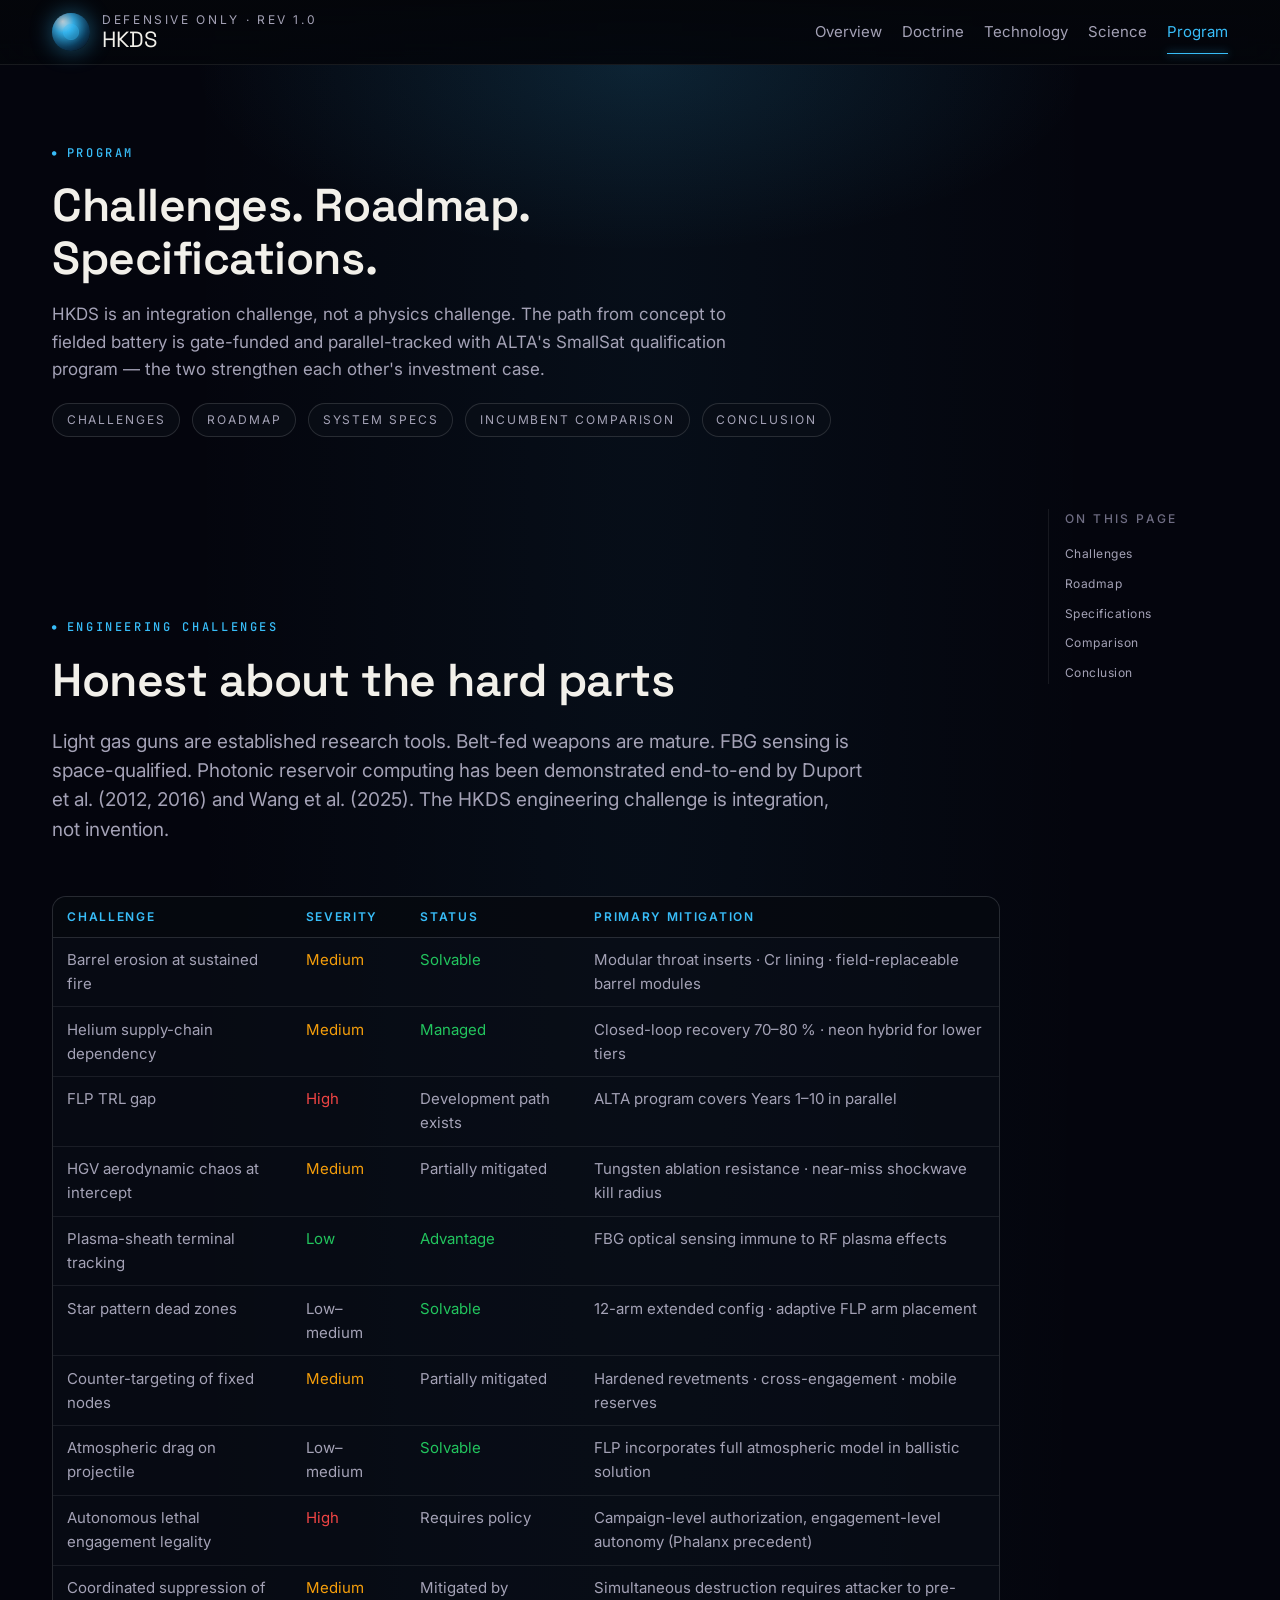
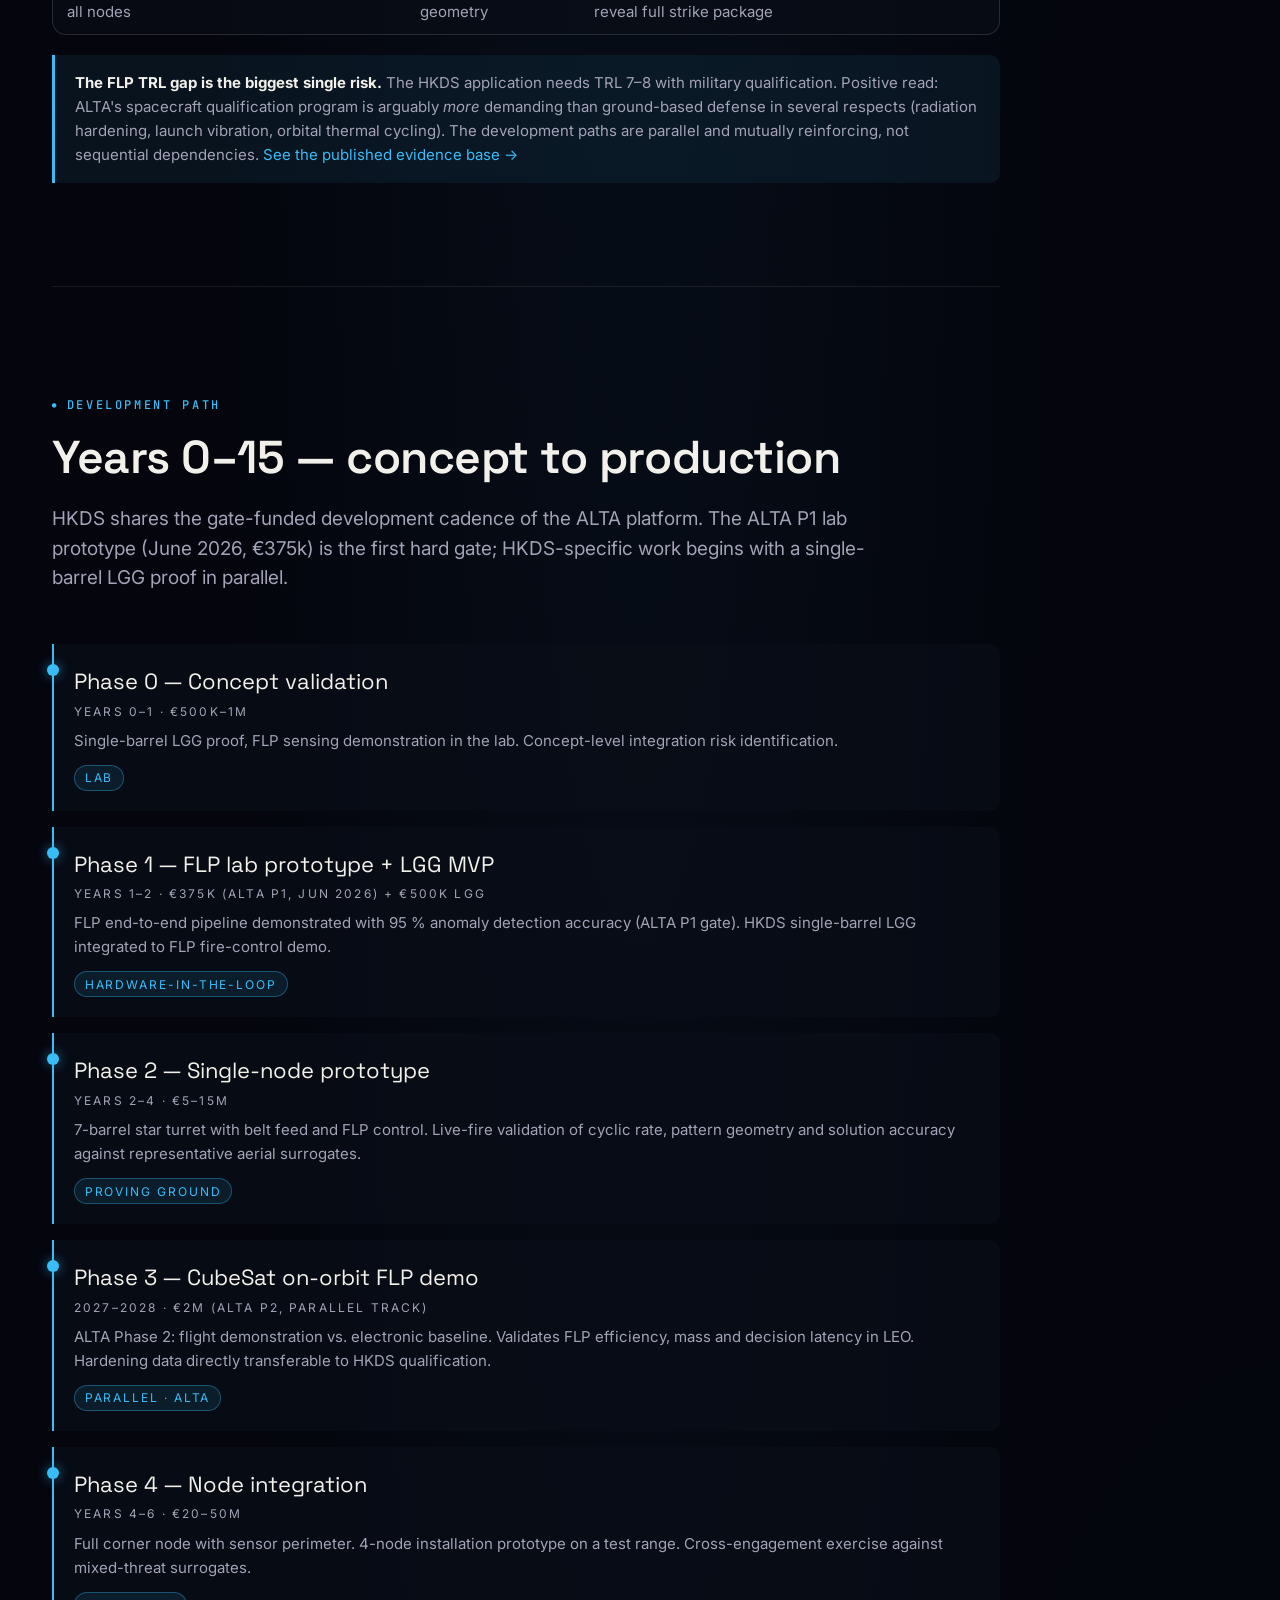
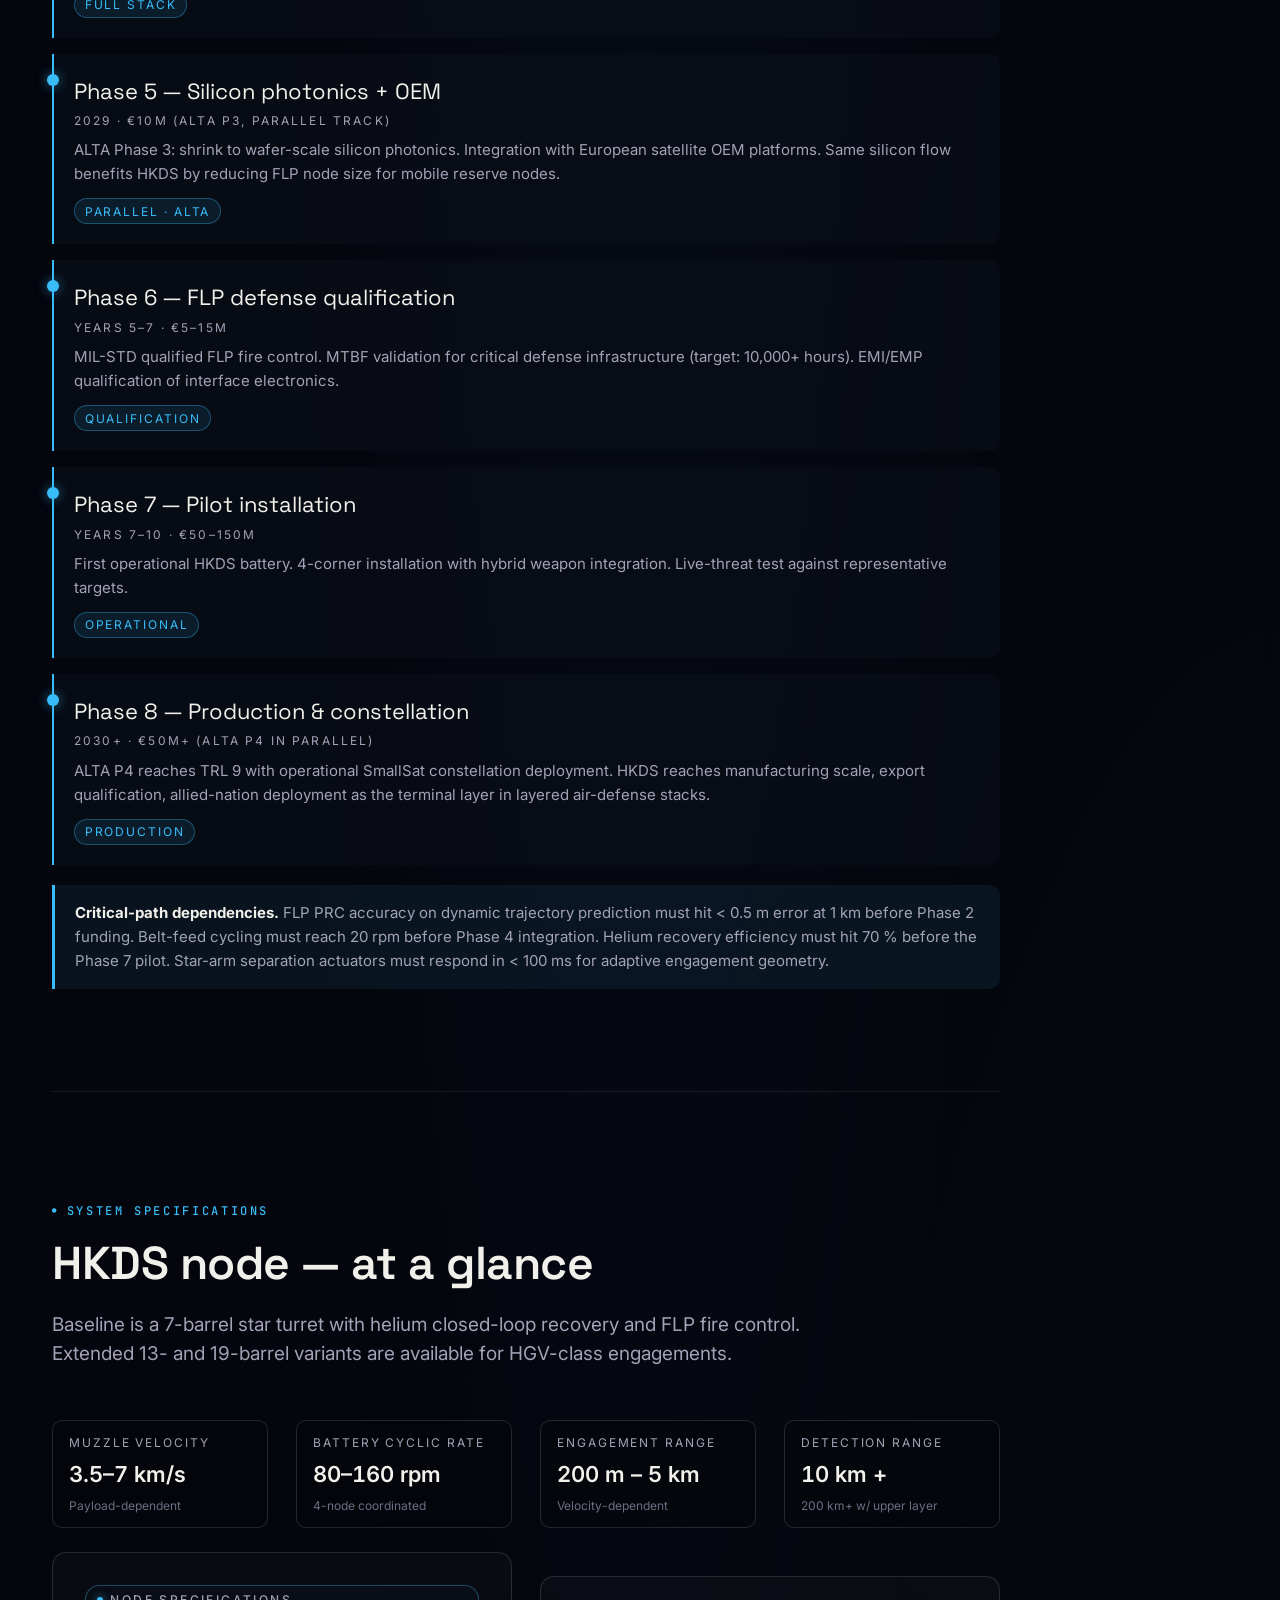
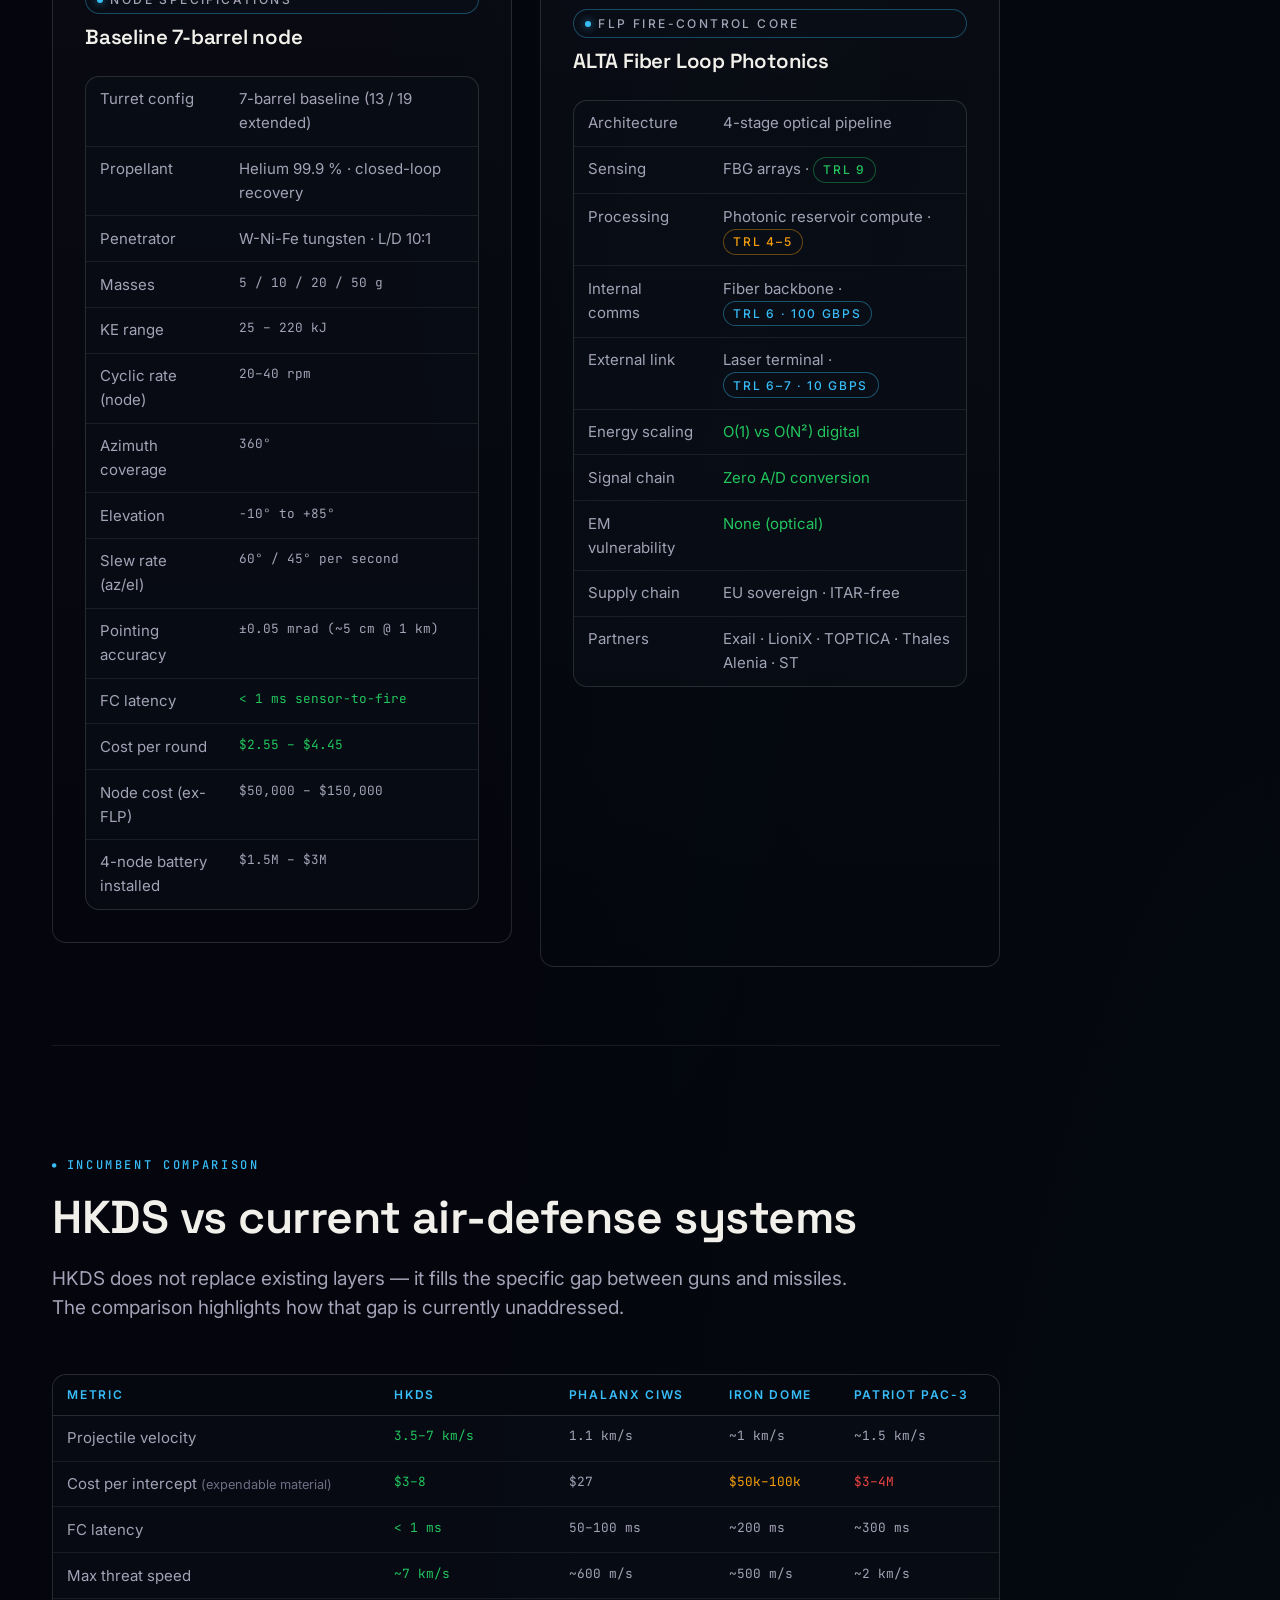
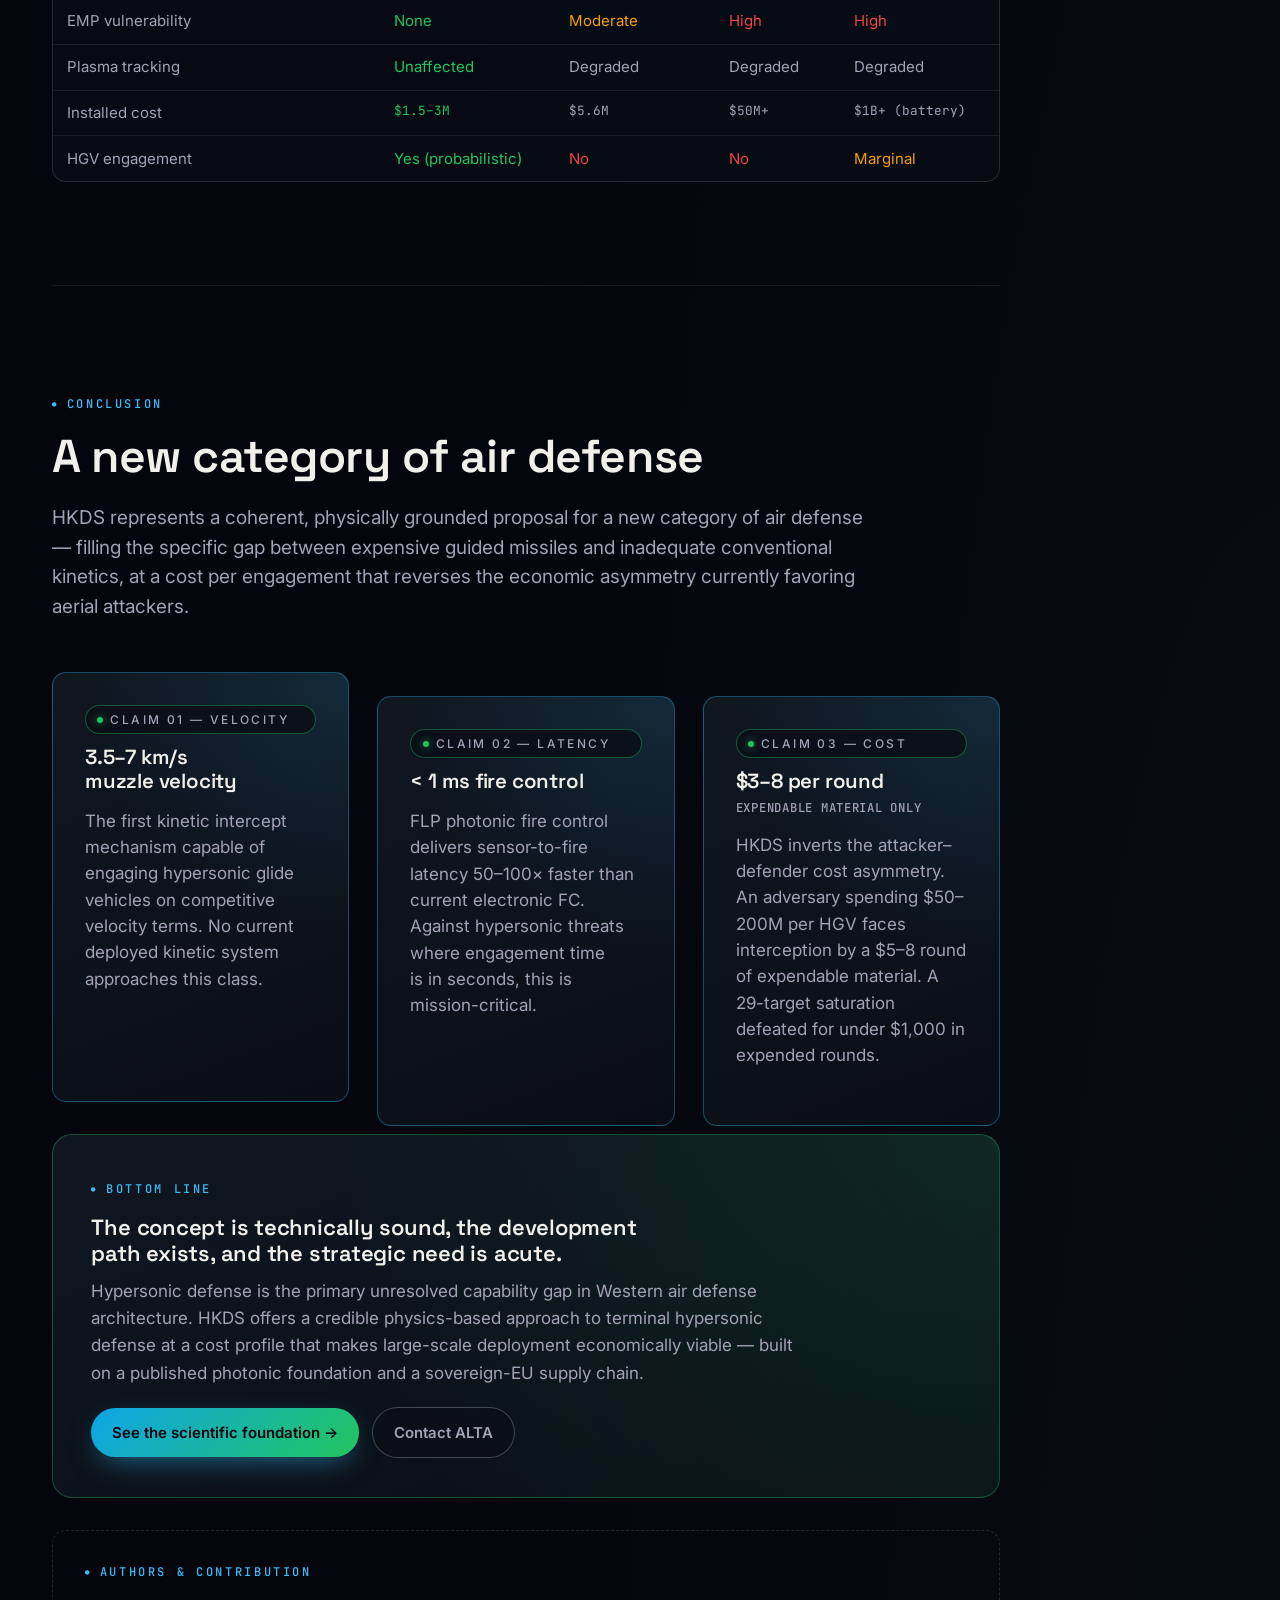
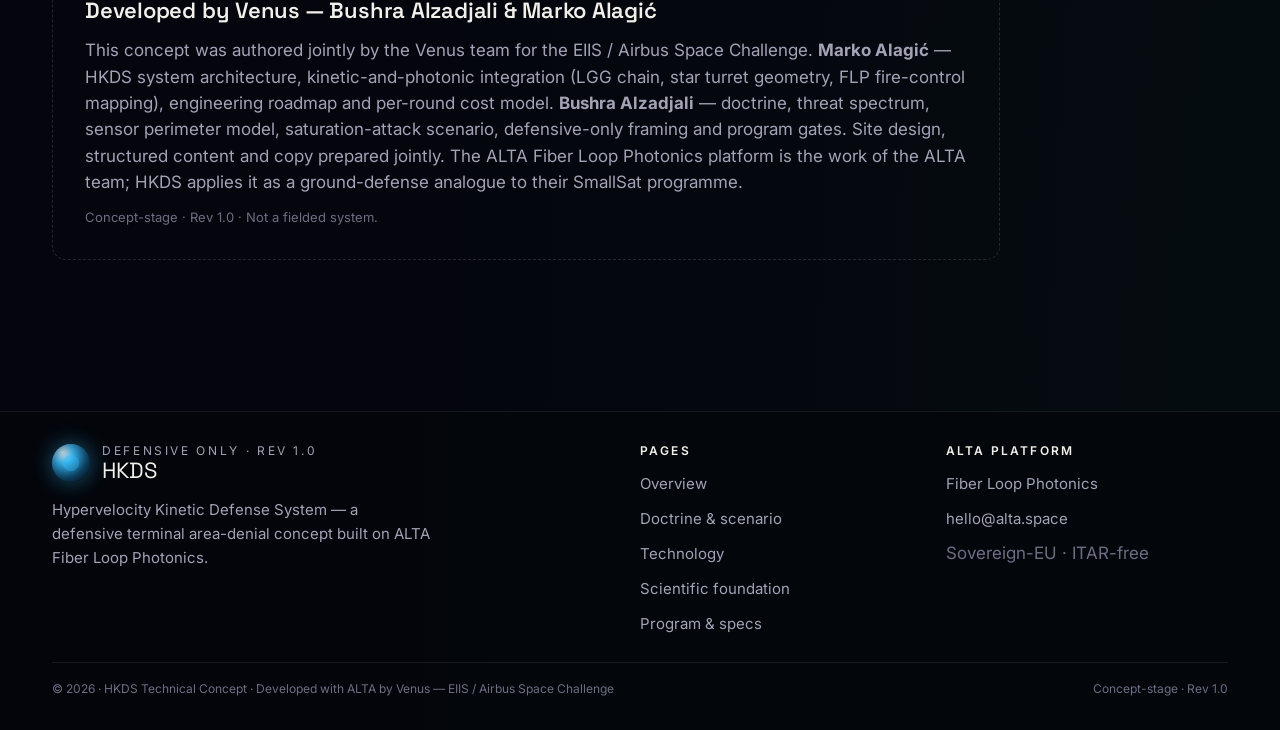
<file: program.html>
<!doctype html>
<html lang="en">
<head>
  <meta charset="utf-8" />
  <meta name="viewport" content="width=device-width, initial-scale=1" />
  <title>Program · HKDS</title>
  <meta name="description" content="HKDS program: engineering challenges, gate-funded 8-phase development roadmap, system specifications and comparison with incumbent air-defense systems." />
  <link rel="preconnect" href="https://fonts.googleapis.com">
  <link rel="preconnect" href="https://fonts.gstatic.com" crossorigin>
  <link href="https://fonts.googleapis.com/css2?family=Inter:wght@300;400;500;600;700&family=JetBrains+Mono:wght@400;500&family=Space+Grotesk:wght@400;500;600;700&display=swap" rel="stylesheet">
  <link rel="stylesheet" href="assets/styles.css?v=12">
</head>
<body>
<div class="page-shell">

  <header class="site-header">
    <div class="container nav">
      <a href="index.html" class="logo-lockup" aria-label="HKDS home">
        <div class="logo-mark" aria-hidden="true"></div>
        <div class="logo-text">
          <span class="eyebrow">Defensive only · Rev 1.0</span>
          <span class="brand">HKDS</span>
        </div>
      </a>
      <nav class="nav-links" id="primary-nav" aria-label="Primary">
        <a href="index.html">Overview</a>
        <a href="doctrine.html">Doctrine</a>
        <a href="technology.html">Technology</a>
        <a href="science.html">Science</a>
        <a href="program.html" aria-current="page">Program</a>
      </nav>
      <button class="menu-toggle" type="button" aria-controls="primary-nav" aria-expanded="false" aria-label="Toggle menu">
        <svg viewBox="0 0 24 24" aria-hidden="true" focusable="false">
          <g stroke="currentColor" stroke-width="2" stroke-linecap="round">
            <line class="bar bar-1" x1="4"  y1="7"  x2="20" y2="7"/>
            <line class="bar bar-2" x1="4"  y1="12" x2="20" y2="12"/>
            <line class="bar bar-3" x1="4"  y1="17" x2="20" y2="17"/>
          </g>
        </svg>
      </button>

    </div>
  </header>

  <section class="page-intro">
    <div class="container">
      <div class="section-eyebrow">Program</div>
      <h1>Challenges. Roadmap. Specifications.</h1>
      <p class="page-lead">
        HKDS is an integration challenge, not a physics challenge. The path from concept to fielded
        battery is gate-funded and parallel-tracked with ALTA's SmallSat qualification program — the
        two strengthen each other's investment case.
      </p>
      <div class="section-index">
        <a href="#challenges">Challenges</a>
        <a href="#roadmap">Roadmap</a>
        <a href="#specs">System specs</a>
        <a href="#comparison">Incumbent comparison</a>
        <a href="#conclusion">Conclusion</a>
      </div>
    </div>
  </section>

  <div class="container">
    <div class="layout">
      <main>

        <!-- CHALLENGES -->
        <section id="challenges">
          <div class="section-header">
            <div class="section-eyebrow">Engineering challenges</div>
            <h2 class="section-title">Honest about the hard parts</h2>
            <p class="section-lead">Light gas guns are established research tools. Belt-fed weapons are mature. FBG sensing is space-qualified. Photonic reservoir computing has been demonstrated end-to-end by Duport et al. (2012, 2016) and Wang et al. (2025). The HKDS engineering challenge is integration, not invention.</p>
          </div>

          <div class="table-wrap">
            <table class="data" aria-label="Primary engineering challenges">
              <thead><tr><th>Challenge</th><th>Severity</th><th>Status</th><th>Primary mitigation</th></tr></thead>
              <tbody>
                <tr><td>Barrel erosion at sustained fire</td><td class="hot">Medium</td><td class="ok">Solvable</td><td>Modular throat inserts · Cr lining · field-replaceable barrel modules</td></tr>
                <tr><td>Helium supply-chain dependency</td><td class="hot">Medium</td><td class="ok">Managed</td><td>Closed-loop recovery 70–80 % · neon hybrid for lower tiers</td></tr>
                <tr><td>FLP TRL gap</td><td class="crit">High</td><td>Development path exists</td><td>ALTA program covers Years 1–10 in parallel</td></tr>
                <tr><td>HGV aerodynamic chaos at intercept</td><td class="hot">Medium</td><td>Partially mitigated</td><td>Tungsten ablation resistance · near-miss shockwave kill radius</td></tr>
                <tr><td>Plasma-sheath terminal tracking</td><td class="ok">Low</td><td class="ok">Advantage</td><td>FBG optical sensing immune to RF plasma effects</td></tr>
                <tr><td>Star pattern dead zones</td><td>Low–medium</td><td class="ok">Solvable</td><td>12-arm extended config · adaptive FLP arm placement</td></tr>
                <tr><td>Counter-targeting of fixed nodes</td><td class="hot">Medium</td><td>Partially mitigated</td><td>Hardened revetments · cross-engagement · mobile reserves</td></tr>
                <tr><td>Atmospheric drag on projectile</td><td>Low–medium</td><td class="ok">Solvable</td><td>FLP incorporates full atmospheric model in ballistic solution</td></tr>
                <tr><td>Autonomous lethal engagement legality</td><td class="crit">High</td><td>Requires policy</td><td>Campaign-level authorization, engagement-level autonomy (Phalanx precedent)</td></tr>
                <tr><td>Coordinated suppression of all nodes</td><td class="hot">Medium</td><td>Mitigated by geometry</td><td>Simultaneous destruction requires attacker to pre-reveal full strike package</td></tr>
              </tbody>
            </table>
          </div>

          <div class="callout">
            <p><strong>The FLP TRL gap is the biggest single risk.</strong> The HKDS application needs TRL 7–8 with military qualification. Positive read: ALTA's spacecraft qualification program is arguably <em>more</em> demanding than ground-based defense in several respects (radiation hardening, launch vibration, orbital thermal cycling). The development paths are parallel and mutually reinforcing, not sequential dependencies. <a href="science.html" style="color: var(--color-primary);">See the published evidence base →</a></p>
          </div>
        </section>

        <!-- ROADMAP -->
        <section id="roadmap">
          <div class="section-header">
            <div class="section-eyebrow">Development path</div>
            <h2 class="section-title">Years 0–15 — concept to production</h2>
            <p class="section-lead">HKDS shares the gate-funded development cadence of the ALTA platform. The ALTA P1 lab prototype (June 2026, €375k) is the first hard gate; HKDS-specific work begins with a single-barrel LGG proof in parallel.</p>
          </div>

          <div class="timeline" aria-label="Development roadmap">
            <div class="timeline-item"><div class="timeline-title">Phase 0 — Concept validation</div><div class="timeline-meta">Years 0–1 · €500K–1M</div><div class="timeline-text">Single-barrel LGG proof, FLP sensing demonstration in the lab. Concept-level integration risk identification.</div><span class="timeline-tag">Lab</span></div>
            <div class="timeline-item"><div class="timeline-title">Phase 1 — FLP lab prototype + LGG MVP</div><div class="timeline-meta">Years 1–2 · €375K (ALTA P1, Jun 2026) + €500K LGG</div><div class="timeline-text">FLP end-to-end pipeline demonstrated with 95 % anomaly detection accuracy (ALTA P1 gate). HKDS single-barrel LGG integrated to FLP fire-control demo.</div><span class="timeline-tag">Hardware-in-the-loop</span></div>
            <div class="timeline-item"><div class="timeline-title">Phase 2 — Single-node prototype</div><div class="timeline-meta">Years 2–4 · €5–15M</div><div class="timeline-text">7-barrel star turret with belt feed and FLP control. Live-fire validation of cyclic rate, pattern geometry and solution accuracy against representative aerial surrogates.</div><span class="timeline-tag">Proving ground</span></div>
            <div class="timeline-item"><div class="timeline-title">Phase 3 — CubeSat on-orbit FLP demo</div><div class="timeline-meta">2027–2028 · €2M (ALTA P2, parallel track)</div><div class="timeline-text">ALTA Phase 2: flight demonstration vs. electronic baseline. Validates FLP efficiency, mass and decision latency in LEO. Hardening data directly transferable to HKDS qualification.</div><span class="timeline-tag">Parallel · ALTA</span></div>
            <div class="timeline-item"><div class="timeline-title">Phase 4 — Node integration</div><div class="timeline-meta">Years 4–6 · €20–50M</div><div class="timeline-text">Full corner node with sensor perimeter. 4-node installation prototype on a test range. Cross-engagement exercise against mixed-threat surrogates.</div><span class="timeline-tag">Full stack</span></div>
            <div class="timeline-item"><div class="timeline-title">Phase 5 — Silicon photonics + OEM</div><div class="timeline-meta">2029 · €10M (ALTA P3, parallel track)</div><div class="timeline-text">ALTA Phase 3: shrink to wafer-scale silicon photonics. Integration with European satellite OEM platforms. Same silicon flow benefits HKDS by reducing FLP node size for mobile reserve nodes.</div><span class="timeline-tag">Parallel · ALTA</span></div>
            <div class="timeline-item"><div class="timeline-title">Phase 6 — FLP defense qualification</div><div class="timeline-meta">Years 5–7 · €5–15M</div><div class="timeline-text">MIL-STD qualified FLP fire control. MTBF validation for critical defense infrastructure (target: 10,000+ hours). EMI/EMP qualification of interface electronics.</div><span class="timeline-tag">Qualification</span></div>
            <div class="timeline-item"><div class="timeline-title">Phase 7 — Pilot installation</div><div class="timeline-meta">Years 7–10 · €50–150M</div><div class="timeline-text">First operational HKDS battery. 4-corner installation with hybrid weapon integration. Live-threat test against representative targets.</div><span class="timeline-tag">Operational</span></div>
            <div class="timeline-item"><div class="timeline-title">Phase 8 — Production &amp; constellation</div><div class="timeline-meta">2030+ · €50M+ (ALTA P4 in parallel)</div><div class="timeline-text">ALTA P4 reaches TRL 9 with operational SmallSat constellation deployment. HKDS reaches manufacturing scale, export qualification, allied-nation deployment as the terminal layer in layered air-defense stacks.</div><span class="timeline-tag">Production</span></div>
          </div>

          <div class="callout"><p><strong>Critical-path dependencies.</strong> FLP PRC accuracy on dynamic trajectory prediction must hit &lt; 0.5 m error at 1 km before Phase 2 funding. Belt-feed cycling must reach 20 rpm before Phase 4 integration. Helium recovery efficiency must hit 70 % before the Phase 7 pilot. Star-arm separation actuators must respond in &lt; 100 ms for adaptive engagement geometry.</p></div>
        </section>

        <!-- SPECS -->
        <section id="specs">
          <div class="section-header">
            <div class="section-eyebrow">System specifications</div>
            <h2 class="section-title">HKDS node — at a glance</h2>
            <p class="section-lead">Baseline is a 7-barrel star turret with helium closed-loop recovery and FLP fire control. Extended 13- and 19-barrel variants are available for HGV-class engagements.</p>
          </div>

          <div class="grid-4" style="margin-bottom: var(--space-6);">
            <div class="metric-card"><div class="metric-label">Muzzle velocity</div><div class="metric-value">3.5–7 km/s</div><div class="metric-note">Payload-dependent</div></div>
            <div class="metric-card"><div class="metric-label">Battery cyclic rate</div><div class="metric-value">80–160 rpm</div><div class="metric-note">4-node coordinated</div></div>
            <div class="metric-card"><div class="metric-label">Engagement range</div><div class="metric-value">200 m – 5 km</div><div class="metric-note">Velocity-dependent</div></div>
            <div class="metric-card"><div class="metric-label">Detection range</div><div class="metric-value">10 km +</div><div class="metric-note">200 km+ w/ upper layer</div></div>
          </div>

          <div class="grid-2">
            <div class="card">
              <span class="badge"><span class="badge-dot"></span>Node specifications</span>
              <h3>Baseline 7-barrel node</h3>
              <div class="table-wrap" style="margin-top: var(--space-3);">
                <table class="data" aria-label="HKDS node specifications">
                  <tbody>
                    <tr><td>Turret config</td><td>7-barrel baseline (13 / 19 extended)</td></tr>
                    <tr><td>Propellant</td><td>Helium 99.9 % · closed-loop recovery</td></tr>
                    <tr><td>Penetrator</td><td>W-Ni-Fe tungsten · L/D 10:1</td></tr>
                    <tr><td>Masses</td><td class="num">5 / 10 / 20 / 50 g</td></tr>
                    <tr><td>KE range</td><td class="num">25 – 220 kJ</td></tr>
                    <tr><td>Cyclic rate (node)</td><td class="num">20–40 rpm</td></tr>
                    <tr><td>Azimuth coverage</td><td class="num">360°</td></tr>
                    <tr><td>Elevation</td><td class="num">−10° to +85°</td></tr>
                    <tr><td>Slew rate (az/el)</td><td class="num">60° / 45° per second</td></tr>
                    <tr><td>Pointing accuracy</td><td class="num">±0.05 mrad (~5 cm @ 1 km)</td></tr>
                    <tr><td>FC latency</td><td class="num ok">&lt; 1 ms sensor-to-fire</td></tr>
                    <tr><td>Cost per round</td><td class="num ok">$2.55 – $4.45</td></tr>
                    <tr><td>Node cost (ex-FLP)</td><td class="num">$50,000 – $150,000</td></tr>
                    <tr><td>4-node battery installed</td><td class="num">$1.5M – $3M</td></tr>
                  </tbody>
                </table>
              </div>
            </div>

            <div class="card">
              <span class="badge"><span class="badge-dot"></span>FLP fire-control core</span>
              <h3>ALTA Fiber Loop Photonics</h3>
              <div class="table-wrap" style="margin-top: var(--space-3);">
                <table class="data" aria-label="FLP system specifications">
                  <tbody>
                    <tr><td>Architecture</td><td>4-stage optical pipeline</td></tr>
                    <tr><td>Sensing</td><td>FBG arrays · <span class="trl trl-9">TRL 9</span></td></tr>
                    <tr><td>Processing</td><td>Photonic reservoir compute · <span class="trl trl-45">TRL 4–5</span></td></tr>
                    <tr><td>Internal comms</td><td>Fiber backbone · <span class="trl trl-67">TRL 6 · 100 Gbps</span></td></tr>
                    <tr><td>External link</td><td>Laser terminal · <span class="trl trl-67">TRL 6–7 · 10 Gbps</span></td></tr>
                    <tr><td>Energy scaling</td><td class="ok">O(1) vs O(N²) digital</td></tr>
                    <tr><td>Signal chain</td><td class="ok">Zero A/D conversion</td></tr>
                    <tr><td>EM vulnerability</td><td class="ok">None (optical)</td></tr>
                    <tr><td>Supply chain</td><td>EU sovereign · ITAR-free</td></tr>
                    <tr><td>Partners</td><td>Exail · LioniX · TOPTICA · Thales Alenia · ST</td></tr>
                  </tbody>
                </table>
              </div>
            </div>
          </div>
        </section>

        <!-- COMPARISON -->
        <section id="comparison">
          <div class="section-header">
            <div class="section-eyebrow">Incumbent comparison</div>
            <h2 class="section-title">HKDS vs current air-defense systems</h2>
            <p class="section-lead">HKDS does not replace existing layers — it fills the specific gap between guns and missiles. The comparison highlights how that gap is currently unaddressed.</p>
          </div>

          <div class="table-wrap">
            <table class="data" aria-label="HKDS vs incumbent comparison">
              <thead><tr><th>Metric</th><th>HKDS</th><th>Phalanx CIWS</th><th>Iron Dome</th><th>Patriot PAC-3</th></tr></thead>
              <tbody>
                <tr><td>Projectile velocity</td><td class="num ok">3.5–7 km/s</td><td class="num">1.1 km/s</td><td class="num">~1 km/s</td><td class="num">~1.5 km/s</td></tr>
                <tr><td>Cost per intercept <span style="color: var(--color-text-faint); font-size: 0.85em;">(expendable material)</span></td><td class="num ok">$3–8</td><td class="num">$27</td><td class="num hot">$50k–100k</td><td class="num crit">$3–4M</td></tr>
                <tr><td>FC latency</td><td class="num ok">&lt; 1 ms</td><td class="num">50–100 ms</td><td class="num">~200 ms</td><td class="num">~300 ms</td></tr>
                <tr><td>Max threat speed</td><td class="num ok">~7 km/s</td><td class="num">~600 m/s</td><td class="num">~500 m/s</td><td class="num">~2 km/s</td></tr>
                <tr><td>EMP vulnerability</td><td class="ok">None</td><td class="hot">Moderate</td><td class="crit">High</td><td class="crit">High</td></tr>
                <tr><td>Plasma tracking</td><td class="ok">Unaffected</td><td>Degraded</td><td>Degraded</td><td>Degraded</td></tr>
                <tr><td>Installed cost</td><td class="num ok">$1.5–3M</td><td class="num">$5.6M</td><td class="num">$50M+</td><td class="num">$1B+ (battery)</td></tr>
                <tr><td>HGV engagement</td><td class="ok">Yes (probabilistic)</td><td class="crit">No</td><td class="crit">No</td><td class="hot">Marginal</td></tr>
              </tbody>
            </table>
          </div>
        </section>

        <!-- CONCLUSION -->
        <section id="conclusion">
          <div class="section-header">
            <div class="section-eyebrow">Conclusion</div>
            <h2 class="section-title">A new category of air defense</h2>
            <p class="section-lead">HKDS represents a coherent, physically grounded proposal for a new category of air defense — filling the specific gap between expensive guided missiles and inadequate conventional kinetics, at a cost per engagement that reverses the economic asymmetry currently favoring aerial attackers.</p>
          </div>

          <div class="grid-3">
            <div class="card card-feature">
              <span class="badge badge-accent"><span class="badge-dot"></span>Claim 01 — Velocity</span>
              <h3>3.5–7 km/s muzzle velocity</h3>
              <p>The first kinetic intercept mechanism capable of engaging hypersonic glide vehicles on competitive velocity terms. No current deployed kinetic system approaches this class.</p>
            </div>
            <div class="card card-feature">
              <span class="badge badge-accent"><span class="badge-dot"></span>Claim 02 — Latency</span>
              <h3>&lt; 1 ms fire control</h3>
              <p>FLP photonic fire control delivers sensor-to-fire latency 50–100× faster than current electronic FC. Against hypersonic threats where engagement time is in seconds, this is mission-critical.</p>
            </div>
            <div class="card card-feature">
              <span class="badge badge-accent"><span class="badge-dot"></span>Claim 03 — Cost</span>
              <h3>$3–8 per round <span style="font-size: 0.6em; color: var(--color-text-muted); letter-spacing: 0.06em; text-transform: uppercase; font-family: var(--font-mono); font-weight: 500;">expendable material only</span></h3>
              <p>HKDS inverts the attacker–defender cost asymmetry. An adversary spending $50–200M per HGV faces interception by a $5–8 round of expendable material. A 29-target saturation defeated for under $1,000 in expended rounds.</p>
            </div>
          </div>

          <div class="defensive-panel" style="margin-top: var(--space-8);">
            <div class="section-eyebrow">Bottom line</div>
            <h3 class="h-lg" style="font-family: var(--font-display);">The concept is technically sound, the development path exists, and the strategic need is acute.</h3>
            <p style="color: var(--color-text-muted); margin-top: var(--space-3); max-width: 64ch;">Hypersonic defense is the primary unresolved capability gap in Western air defense architecture. HKDS offers a credible physics-based approach to terminal hypersonic defense at a cost profile that makes large-scale deployment economically viable — built on a published photonic foundation and a sovereign-EU supply chain.</p>
            <p style="margin-top: var(--space-5);">
              <a href="science.html" class="btn btn-primary">See the scientific foundation →</a>
              <a href="mailto:hello@alta.space" class="btn btn-ghost" style="margin-left: var(--space-2);">Contact ALTA</a>
            </p>
          </div>

          <!-- Author contribution note -->
          <div class="card" style="margin-top: var(--space-8); background: transparent; border-style: dashed;">
            <div class="section-eyebrow">Authors &amp; contribution</div>
            <h3 style="font-size: var(--text-lg);">Developed by Venus — Bushra Alzadjali &amp; Marko Alagić</h3>
            <p>This concept was authored jointly by the Venus team for the EIIS / Airbus Space Challenge. <strong>Marko Alagić</strong> — HKDS system architecture, kinetic-and-photonic integration (LGG chain, star turret geometry, FLP fire-control mapping), engineering roadmap and per-round cost model. <strong>Bushra Alzadjali</strong> — doctrine, threat spectrum, sensor perimeter model, saturation-attack scenario, defensive-only framing and program gates. Site design, structured content and copy prepared jointly. The ALTA Fiber Loop Photonics platform is the work of the ALTA team; HKDS applies it as a ground-defense analogue to their SmallSat programme.</p>
            <p style="color: var(--color-text-faint); font-size: var(--text-xs); margin-top: var(--space-3);">Concept-stage · Rev 1.0 · Not a fielded system.</p>
          </div>
        </section>

      </main>

      <aside class="toc" aria-label="On this page">
        <div class="toc-label">On this page</div>
        <a href="#challenges">Challenges</a>
        <a href="#roadmap">Roadmap</a>
        <a href="#specs">Specifications</a>
        <a href="#comparison">Comparison</a>
        <a href="#conclusion">Conclusion</a>
      </aside>
    </div>
  </div>

  <footer class="site-footer">
    <div class="container footer-grid">
      <div>
        <div class="logo-lockup" style="margin-bottom: var(--space-4);"><div class="logo-mark" aria-hidden="true"></div><div class="logo-text"><span class="eyebrow">Defensive only · Rev 1.0</span><span class="brand">HKDS</span></div></div>
        <p style="color: var(--color-text-muted); font-size: var(--text-sm); max-width: 42ch;">Hypervelocity Kinetic Defense System — a defensive terminal area-denial concept built on ALTA Fiber Loop Photonics.</p>
      </div>
      <div>
        <h4>Pages</h4>
        <ul>
          <li><a href="index.html">Overview</a></li>
          <li><a href="doctrine.html">Doctrine &amp; scenario</a></li>
          <li><a href="technology.html">Technology</a></li>
          <li><a href="science.html">Scientific foundation</a></li>
          <li><a href="program.html">Program &amp; specs</a></li>
        </ul>
      </div>
      <div>
        <h4>ALTA platform</h4>
        <ul>
          <li><a href="science.html">Fiber Loop Photonics</a></li>
          <li><a href="mailto:hello@alta.space">hello@alta.space</a></li>
          <li><span style="color: var(--color-text-faint);">Sovereign-EU · ITAR-free</span></li>
        </ul>
      </div>
    </div>
    <div class="container">
      <div class="footer-bottom">
        <span>© 2026 · HKDS Technical Concept · Developed with ALTA by Venus — EIIS / Airbus Space Challenge</span>
        <span>Concept-stage · Rev 1.0</span>
      </div>
    </div>
  </footer>

</div>
<script>
  (() => {
    const btn  = document.querySelector('.menu-toggle');
    const list = document.querySelector('.nav-links');
    if (!btn || !list) return;
    list.id = list.id || 'primary-nav';
    btn.addEventListener('click', () => {
      const open = list.classList.toggle('is-open');
      btn.setAttribute('aria-expanded', open ? 'true' : 'false');
      btn.classList.toggle('is-open', open);
    });
    list.addEventListener('click', e => {
      if (e.target.closest('a')) {
        list.classList.remove('is-open');
        btn.classList.remove('is-open');
        btn.setAttribute('aria-expanded', 'false');
      }
    });
  })();
</script>
</body>
</html>
</file>
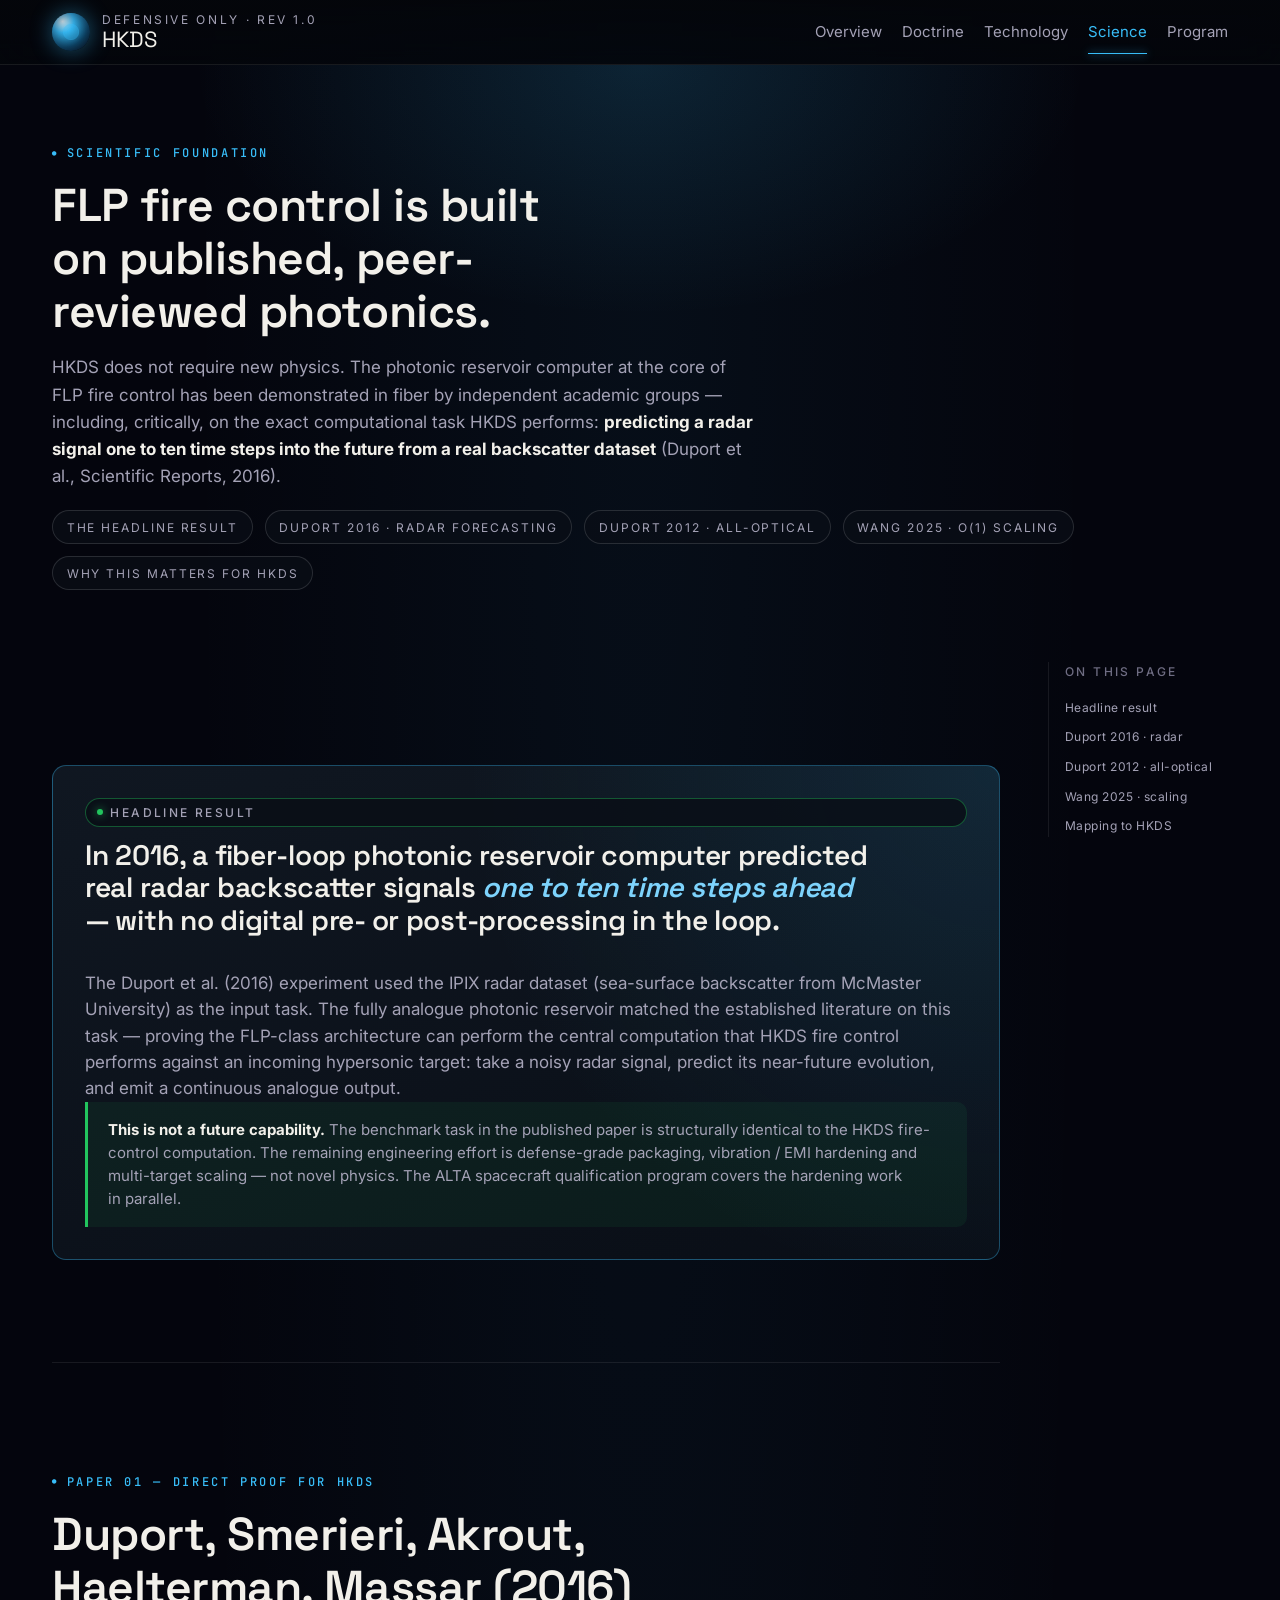
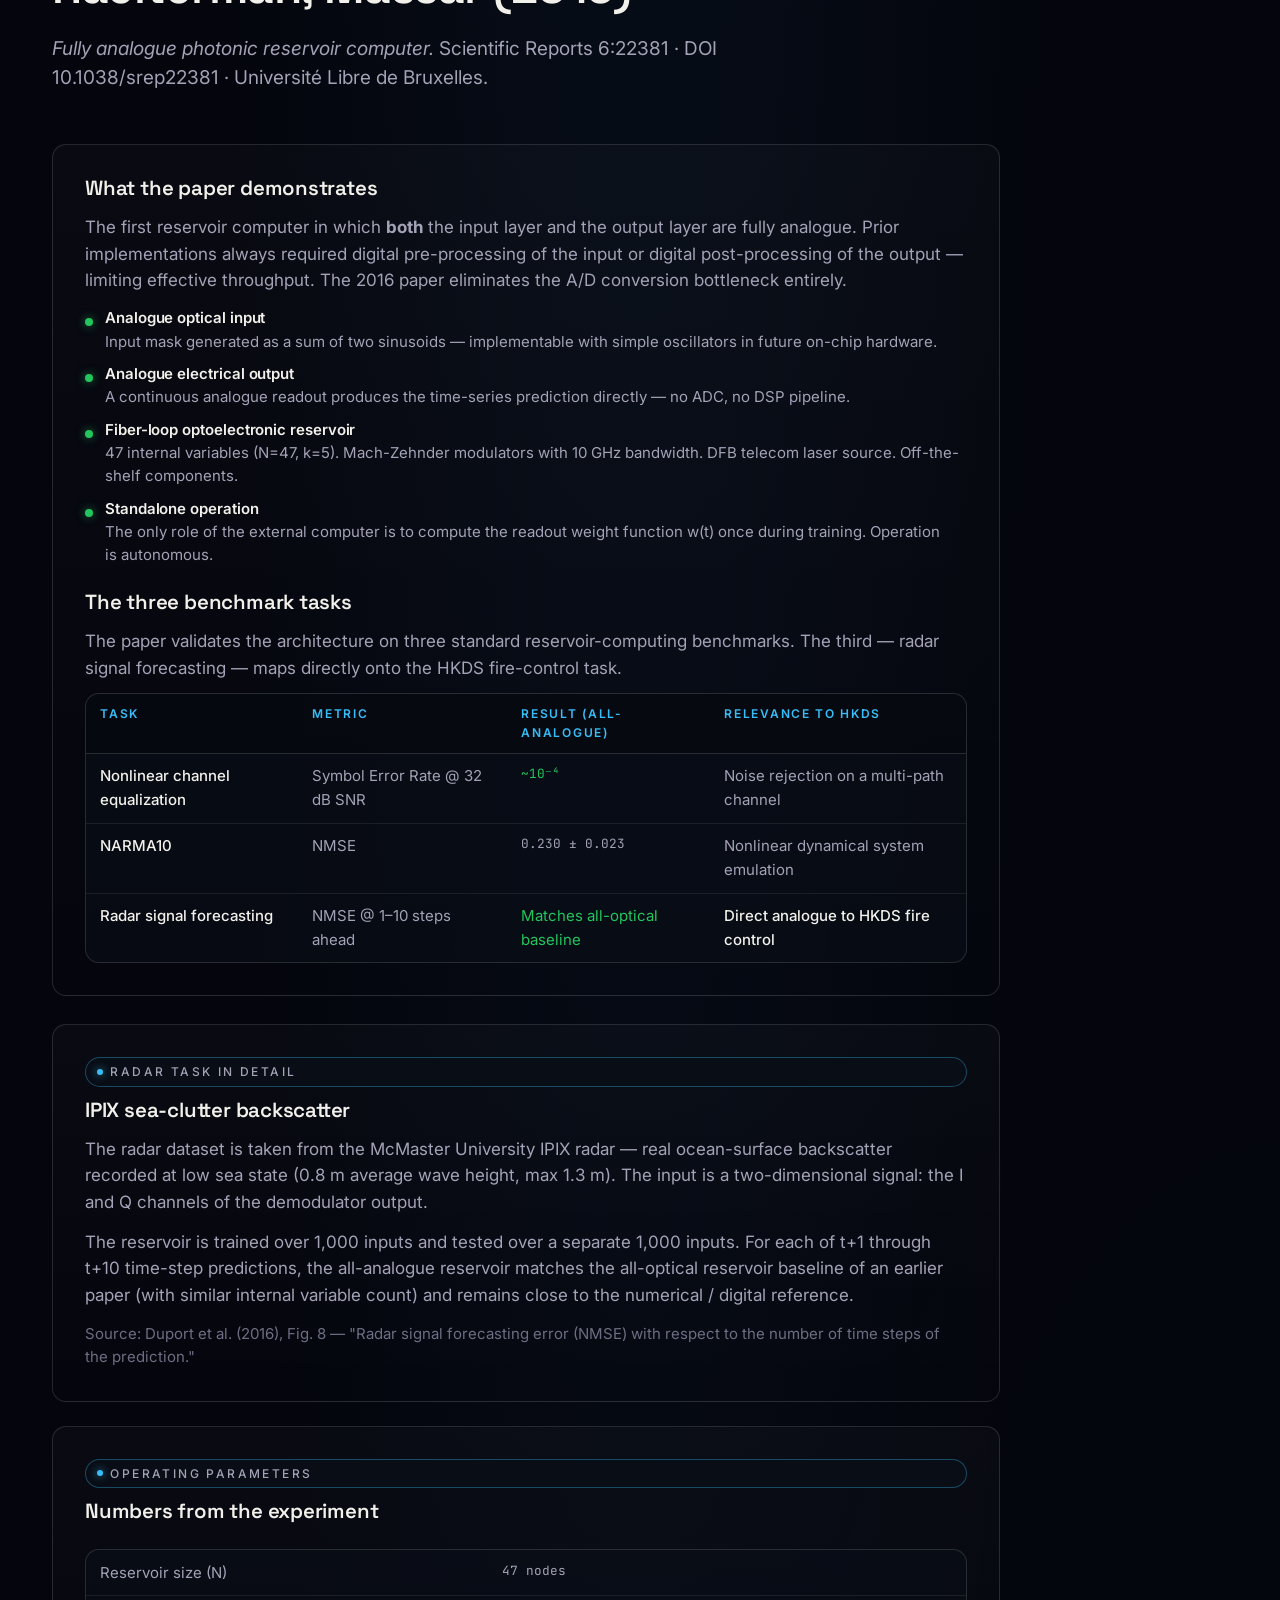
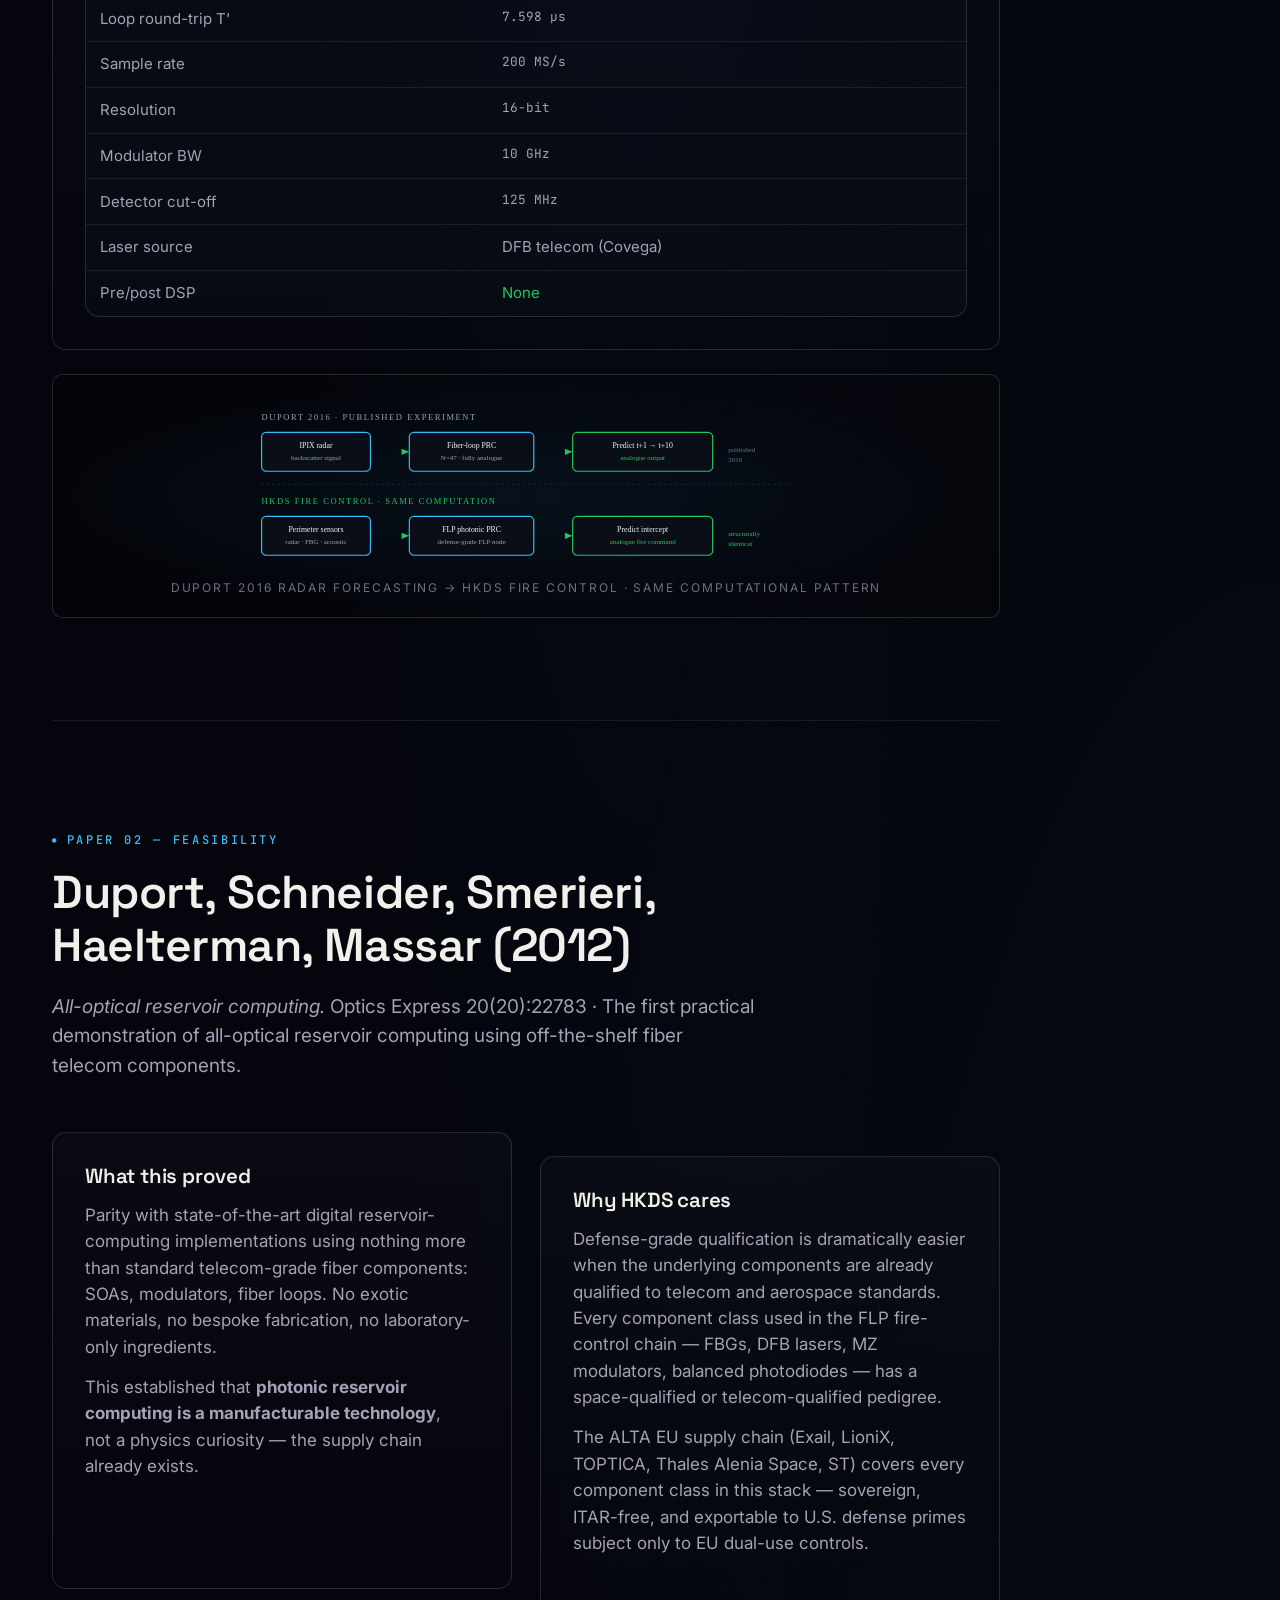
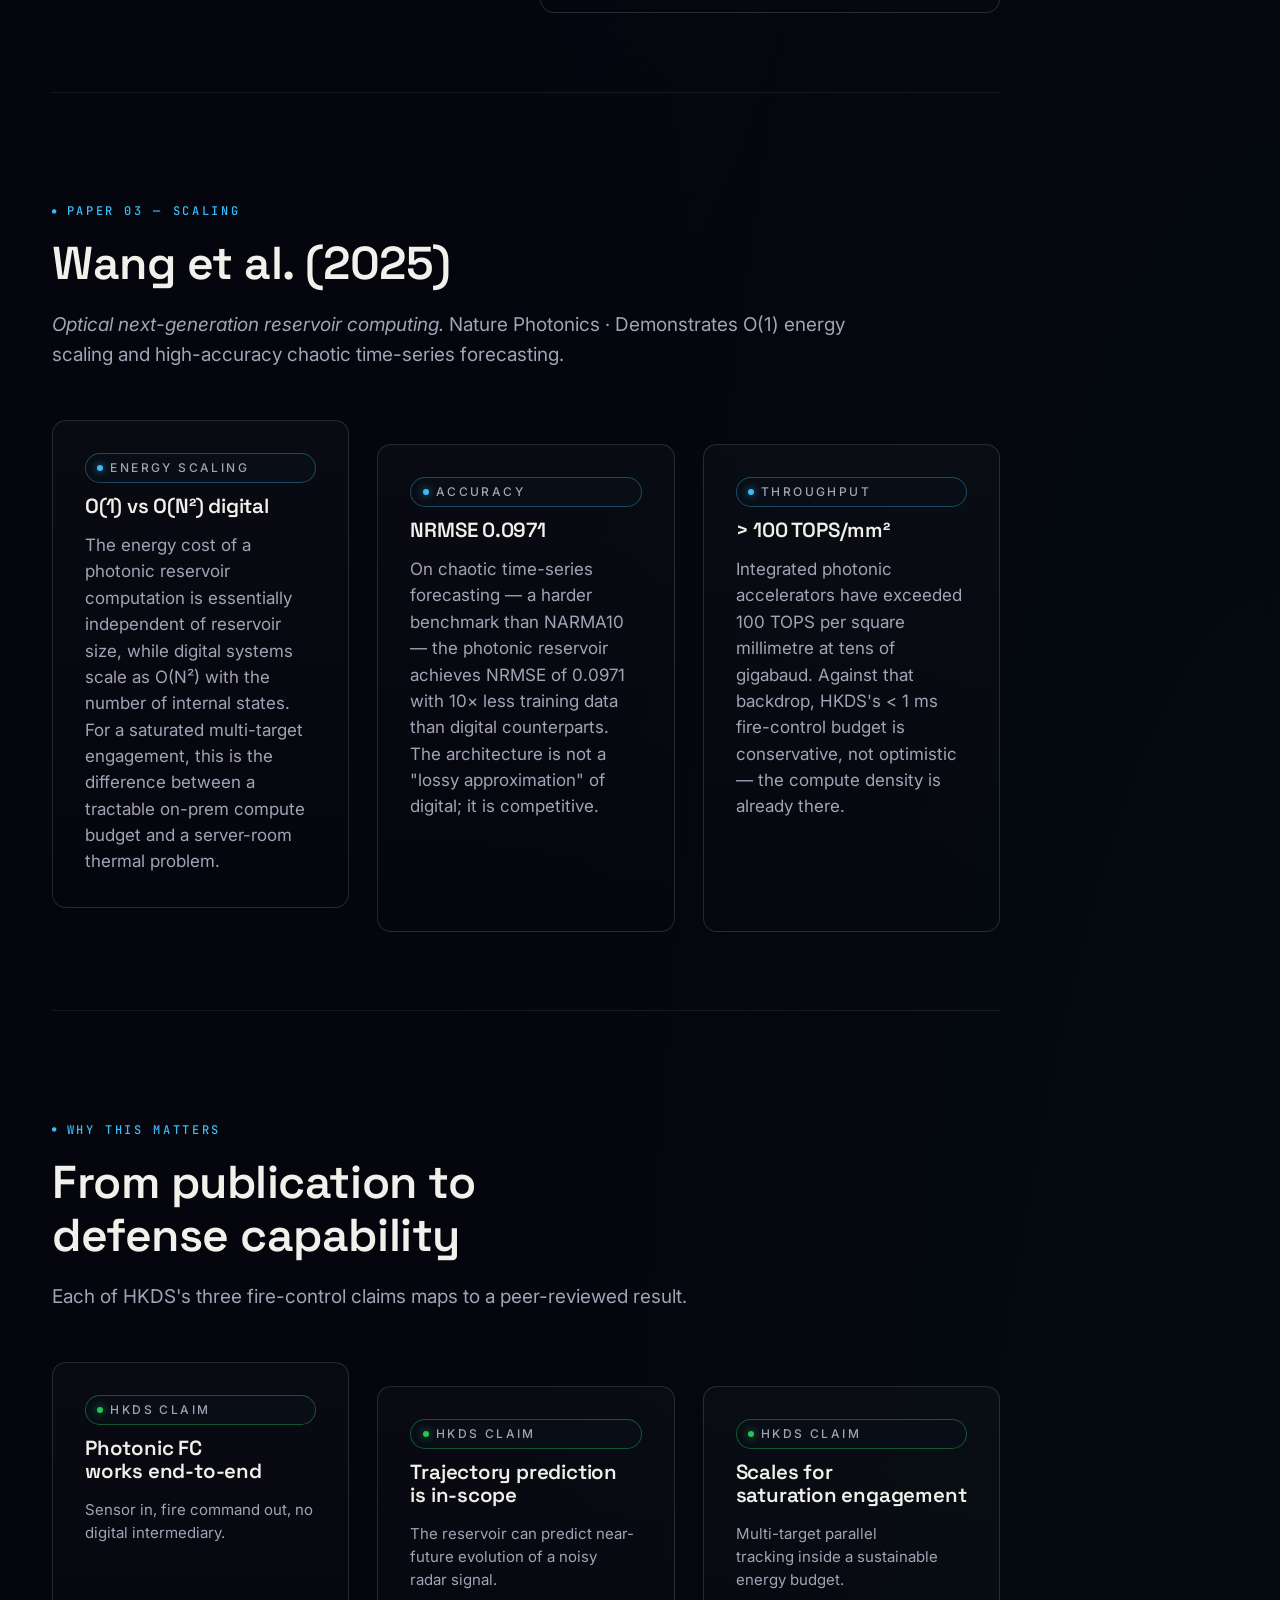
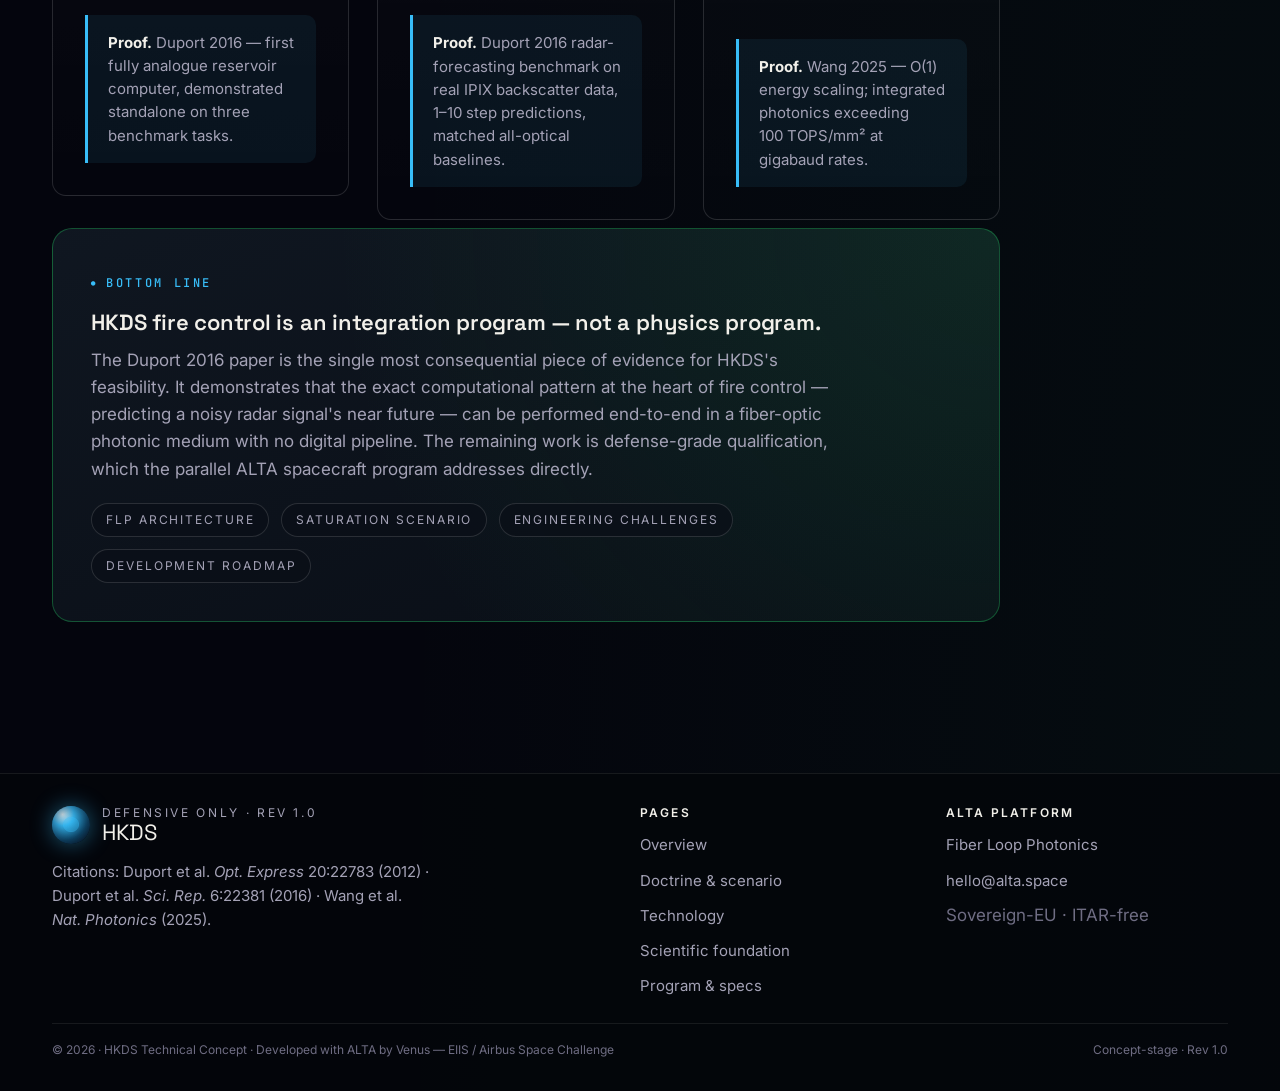
<file: science.html>
<!doctype html>
<html lang="en">
<head>
  <meta charset="utf-8" />
  <meta name="viewport" content="width=device-width, initial-scale=1" />
  <title>Scientific foundation · HKDS</title>
  <meta name="description" content="The scientific foundation of HKDS fire control: photonic reservoir computing demonstrated on radar signal forecasting (Duport 2016), all-optical implementation (Duport 2012), and O(1) energy scaling (Wang 2025)." />
  <link rel="preconnect" href="https://fonts.googleapis.com">
  <link rel="preconnect" href="https://fonts.gstatic.com" crossorigin>
  <link href="https://fonts.googleapis.com/css2?family=Inter:wght@300;400;500;600;700&family=JetBrains+Mono:wght@400;500&family=Space+Grotesk:wght@400;500;600;700&display=swap" rel="stylesheet">
  <link rel="stylesheet" href="assets/styles.css?v=12">
</head>
<body>
<div class="page-shell">

  <header class="site-header">
    <div class="container nav">
      <a href="index.html" class="logo-lockup" aria-label="HKDS home">
        <div class="logo-mark" aria-hidden="true"></div>
        <div class="logo-text">
          <span class="eyebrow">Defensive only · Rev 1.0</span>
          <span class="brand">HKDS</span>
        </div>
      </a>
      <nav class="nav-links" id="primary-nav" aria-label="Primary">
        <a href="index.html">Overview</a>
        <a href="doctrine.html">Doctrine</a>
        <a href="technology.html">Technology</a>
        <a href="science.html" aria-current="page">Science</a>
        <a href="program.html">Program</a>
      </nav>
      <button class="menu-toggle" type="button" aria-controls="primary-nav" aria-expanded="false" aria-label="Toggle menu">
        <svg viewBox="0 0 24 24" aria-hidden="true" focusable="false">
          <g stroke="currentColor" stroke-width="2" stroke-linecap="round">
            <line class="bar bar-1" x1="4"  y1="7"  x2="20" y2="7"/>
            <line class="bar bar-2" x1="4"  y1="12" x2="20" y2="12"/>
            <line class="bar bar-3" x1="4"  y1="17" x2="20" y2="17"/>
          </g>
        </svg>
      </button>

    </div>
  </header>

  <section class="page-intro">
    <div class="container">
      <div class="section-eyebrow">Scientific foundation</div>
      <h1>FLP fire control is built on published, peer-reviewed photonics.</h1>
      <p class="page-lead">HKDS does not require new physics. The photonic reservoir computer at the core of FLP fire control has been demonstrated in fiber by independent academic groups — including, critically, on the exact computational task HKDS performs: <strong style="color: var(--color-text);">predicting a radar signal one to ten time steps into the future from a real backscatter dataset</strong> (Duport et al., Scientific Reports, 2016).</p>
      <div class="section-index">
        <a href="#headline">The headline result</a>
        <a href="#duport2016">Duport 2016 · radar forecasting</a>
        <a href="#duport2012">Duport 2012 · all-optical</a>
        <a href="#wang2025">Wang 2025 · O(1) scaling</a>
        <a href="#map">Why this matters for HKDS</a>
      </div>
    </div>
  </section>

  <div class="container">
    <div class="layout">
      <main>

        <section id="headline">
          <div class="card card-feature">
            <span class="badge badge-accent"><span class="badge-dot"></span>Headline result</span>
            <h3 class="h-lg">In 2016, a fiber-loop photonic reservoir computer predicted real radar backscatter signals <em style="font-style:italic; color: var(--color-primary-soft);">one to ten time steps ahead</em> — with no digital pre- or post-processing in the loop.</h3>
            <p style="margin-top: var(--space-4);">The Duport et al. (2016) experiment used the IPIX radar dataset (sea-surface backscatter from McMaster University) as the input task. The fully analogue photonic reservoir matched the established literature on this task — proving the FLP-class architecture can perform the central computation that HKDS fire control performs against an incoming hypersonic target: take a noisy radar signal, predict its near-future evolution, and emit a continuous analogue output.</p>
            <div class="callout callout-accent">
              <p><strong>This is not a future capability.</strong> The benchmark task in the published paper is structurally identical to the HKDS fire-control computation. The remaining engineering effort is defense-grade packaging, vibration / EMI hardening and multi-target scaling — not novel physics. The ALTA spacecraft qualification program covers the hardening work in parallel.</p>
            </div>
          </div>
        </section>

        <section id="duport2016">
          <div class="section-header">
            <div class="section-eyebrow">Paper 01 — direct proof for HKDS</div>
            <h2 class="section-title">Duport, Smerieri, Akrout, Haelterman, Massar (2016)</h2>
            <p class="section-lead"><em>Fully analogue photonic reservoir computer.</em> Scientific Reports 6:22381 · DOI 10.1038/srep22381 · Université Libre de Bruxelles.</p>
          </div>

          <div class="grid-2-asym">
            <div class="card">
              <h3>What the paper demonstrates</h3>
              <p>The first reservoir computer in which <strong>both</strong> the input layer and the output layer are fully analogue. Prior implementations always required digital pre-processing of the input or digital post-processing of the output — limiting effective throughput. The 2016 paper eliminates the A/D conversion bottleneck entirely.</p>
              <ul class="list">
                <li class="list-item"><div class="list-bullet"></div><div class="list-content"><h4>Analogue optical input</h4><p>Input mask generated as a sum of two sinusoids — implementable with simple oscillators in future on-chip hardware.</p></div></li>
                <li class="list-item"><div class="list-bullet"></div><div class="list-content"><h4>Analogue electrical output</h4><p>A continuous analogue readout produces the time-series prediction directly — no ADC, no DSP pipeline.</p></div></li>
                <li class="list-item"><div class="list-bullet"></div><div class="list-content"><h4>Fiber-loop optoelectronic reservoir</h4><p>47 internal variables (N=47, k=5). Mach-Zehnder modulators with 10 GHz bandwidth. DFB telecom laser source. Off-the-shelf components.</p></div></li>
                <li class="list-item"><div class="list-bullet"></div><div class="list-content"><h4>Standalone operation</h4><p>The only role of the external computer is to compute the readout weight function w(t) once during training. Operation is autonomous.</p></div></li>
              </ul>

              <h3 style="margin-top: var(--space-6);">The three benchmark tasks</h3>
              <p>The paper validates the architecture on three standard reservoir-computing benchmarks. The third — radar signal forecasting — maps directly onto the HKDS fire-control task.</p>
              <div class="table-wrap" style="margin-top: var(--space-3);">
                <table class="data" aria-label="Duport 2016 benchmark results">
                  <thead><tr><th>Task</th><th>Metric</th><th>Result (all-analogue)</th><th>Relevance to HKDS</th></tr></thead>
                  <tbody>
                    <tr><td><strong>Nonlinear channel equalization</strong></td><td>Symbol Error Rate @ 32 dB SNR</td><td class="num ok">~10⁻⁴</td><td>Noise rejection on a multi-path channel</td></tr>
                    <tr><td><strong>NARMA10</strong></td><td>NMSE</td><td class="num">0.230 ± 0.023</td><td>Nonlinear dynamical system emulation</td></tr>
                    <tr><td class="mag"><strong>Radar signal forecasting</strong></td><td>NMSE @ 1–10 steps ahead</td><td class="ok">Matches all-optical baseline</td><td class="mag"><strong>Direct analogue to HKDS fire control</strong></td></tr>
                  </tbody>
                </table>
              </div>
            </div>

            <div>
              <div class="card">
                <span class="badge"><span class="badge-dot"></span>Radar task in detail</span>
                <h3>IPIX sea-clutter backscatter</h3>
                <p>The radar dataset is taken from the McMaster University IPIX radar — real ocean-surface backscatter recorded at low sea state (0.8 m average wave height, max 1.3 m). The input is a two-dimensional signal: the I and Q channels of the demodulator output.</p>
                <p>The reservoir is trained over 1,000 inputs and tested over a separate 1,000 inputs. For each of t+1 through t+10 time-step predictions, the all-analogue reservoir matches the all-optical reservoir baseline of an earlier paper (with similar internal variable count) and remains close to the numerical / digital reference.</p>
                <p style="font-size: var(--text-sm); color: var(--color-text-faint);">Source: Duport et al. (2016), Fig. 8 — "Radar signal forecasting error (NMSE) with respect to the number of time steps of the prediction."</p>
              </div>

              <div class="card">
                <span class="badge"><span class="badge-dot"></span>Operating parameters</span>
                <h3>Numbers from the experiment</h3>
                <div class="table-wrap" style="margin-top: var(--space-3);">
                  <table class="data" aria-label="Duport 2016 system parameters">
                    <tbody>
                      <tr><td>Reservoir size (N)</td><td class="num">47 nodes</td></tr>
                      <tr><td>Loop round-trip T'</td><td class="num">7.598 μs</td></tr>
                      <tr><td>Sample rate</td><td class="num">200 MS/s</td></tr>
                      <tr><td>Resolution</td><td class="num">16-bit</td></tr>
                      <tr><td>Modulator BW</td><td class="num">10 GHz</td></tr>
                      <tr><td>Detector cut-off</td><td class="num">125 MHz</td></tr>
                      <tr><td>Laser source</td><td>DFB telecom (Covega)</td></tr>
                      <tr><td>Pre/post DSP</td><td class="ok">None</td></tr>
                    </tbody>
                  </table>
                </div>
              </div>
            </div>
          </div>

          <figure class="svg-fig" style="margin-top: var(--space-6);">
            <svg viewBox="0 0 720 220" role="img" aria-label="Mapping Duport 2016 radar forecasting task to HKDS fire control">
              <defs><linearGradient id="gflow" x1="0" x2="1"><stop offset="0" stop-color="#38bdf8" stop-opacity="0.6"/><stop offset="1" stop-color="#22c55e" stop-opacity="0.6"/></linearGradient></defs>
              <text x="20" y="32" font-family="Work Sans" font-size="11" fill="#94a3b8" letter-spacing="2">DUPORT 2016 · PUBLISHED EXPERIMENT</text>
              <rect x="20" y="48" width="140" height="50" fill="#0a0f17" stroke="#38bdf8" stroke-width="1.5" rx="6"/>
              <text x="90" y="68" text-anchor="middle" font-family="Work Sans" font-size="10" fill="#f3f4f6">IPIX radar</text>
              <text x="90" y="84" text-anchor="middle" font-family="Work Sans" font-size="9" fill="#94a3b8">backscatter signal</text>
              <line x1="160" y1="73" x2="200" y2="73" stroke="url(#gflow)" stroke-width="2"/>
              <polygon points="200,69 210,73 200,77" fill="#22c55e"/>
              <rect x="210" y="48" width="160" height="50" fill="#0a0f17" stroke="#38bdf8" stroke-width="1.5" rx="6"/>
              <text x="290" y="68" text-anchor="middle" font-family="Work Sans" font-size="10" fill="#f3f4f6">Fiber-loop PRC</text>
              <text x="290" y="84" text-anchor="middle" font-family="Work Sans" font-size="9" fill="#94a3b8">N=47 · fully analogue</text>
              <line x1="370" y1="73" x2="410" y2="73" stroke="url(#gflow)" stroke-width="2"/>
              <polygon points="410,69 420,73 410,77" fill="#22c55e"/>
              <rect x="420" y="48" width="180" height="50" fill="#0a0f17" stroke="#22c55e" stroke-width="1.5" rx="6"/>
              <text x="510" y="68" text-anchor="middle" font-family="Work Sans" font-size="10" fill="#f3f4f6">Predict t+1 → t+10</text>
              <text x="510" y="84" text-anchor="middle" font-family="Work Sans" font-size="9" fill="#22c55e">analogue output</text>
              <line x1="20" y1="115" x2="700" y2="115" stroke="#1f2a38" stroke-width="1" stroke-dasharray="3 4"/>
              <text x="20" y="140" font-family="Work Sans" font-size="11" fill="#22c55e" letter-spacing="2">HKDS FIRE CONTROL · SAME COMPUTATION</text>
              <rect x="20" y="156" width="140" height="50" fill="#0a0f17" stroke="#38bdf8" stroke-width="1.5" rx="6"/>
              <text x="90" y="176" text-anchor="middle" font-family="Work Sans" font-size="10" fill="#f3f4f6">Perimeter sensors</text>
              <text x="90" y="192" text-anchor="middle" font-family="Work Sans" font-size="9" fill="#94a3b8">radar · FBG · acoustic</text>
              <line x1="160" y1="181" x2="200" y2="181" stroke="url(#gflow)" stroke-width="2"/>
              <polygon points="200,177 210,181 200,185" fill="#22c55e"/>
              <rect x="210" y="156" width="160" height="50" fill="#0a0f17" stroke="#38bdf8" stroke-width="1.5" rx="6"/>
              <text x="290" y="176" text-anchor="middle" font-family="Work Sans" font-size="10" fill="#f3f4f6">FLP photonic PRC</text>
              <text x="290" y="192" text-anchor="middle" font-family="Work Sans" font-size="9" fill="#94a3b8">defense-grade FLP node</text>
              <line x1="370" y1="181" x2="410" y2="181" stroke="url(#gflow)" stroke-width="2"/>
              <polygon points="410,177 420,181 410,185" fill="#22c55e"/>
              <rect x="420" y="156" width="180" height="50" fill="#0a0f17" stroke="#22c55e" stroke-width="1.5" rx="6"/>
              <text x="510" y="176" text-anchor="middle" font-family="Work Sans" font-size="10" fill="#f3f4f6">Predict intercept</text>
              <text x="510" y="192" text-anchor="middle" font-family="Work Sans" font-size="9" fill="#22c55e">analogue fire command</text>
              <text x="620" y="73" font-family="Work Sans" font-size="9" fill="#64748b">published</text>
              <text x="620" y="86" font-family="Work Sans" font-size="9" fill="#64748b">2016</text>
              <text x="620" y="181" font-family="Work Sans" font-size="9" fill="#22c55e">structurally</text>
              <text x="620" y="194" font-family="Work Sans" font-size="9" fill="#22c55e">identical</text>
            </svg>
            <figcaption>Duport 2016 radar forecasting → HKDS fire control · same computational pattern</figcaption>
          </figure>
        </section>

        <section id="duport2012">
          <div class="section-header">
            <div class="section-eyebrow">Paper 02 — feasibility</div>
            <h2 class="section-title">Duport, Schneider, Smerieri, Haelterman, Massar (2012)</h2>
            <p class="section-lead"><em>All-optical reservoir computing.</em> Optics Express 20(20):22783 · The first practical demonstration of all-optical reservoir computing using off-the-shelf fiber telecom components.</p>
          </div>

          <div class="grid-2">
            <div class="card">
              <h3>What this proved</h3>
              <p>Parity with state-of-the-art digital reservoir-computing implementations using nothing more than standard telecom-grade fiber components: SOAs, modulators, fiber loops. No exotic materials, no bespoke fabrication, no laboratory-only ingredients.</p>
              <p>This established that <strong>photonic reservoir computing is a manufacturable technology</strong>, not a physics curiosity — the supply chain already exists.</p>
            </div>
            <div class="card">
              <h3>Why HKDS cares</h3>
              <p>Defense-grade qualification is dramatically easier when the underlying components are already qualified to telecom and aerospace standards. Every component class used in the FLP fire-control chain — FBGs, DFB lasers, MZ modulators, balanced photodiodes — has a space-qualified or telecom-qualified pedigree.</p>
              <p>The ALTA EU supply chain (Exail, LioniX, TOPTICA, Thales Alenia Space, ST) covers every component class in this stack — sovereign, ITAR-free, and exportable to U.S. defense primes subject only to EU dual-use controls.</p>
            </div>
          </div>
        </section>

        <section id="wang2025">
          <div class="section-header">
            <div class="section-eyebrow">Paper 03 — scaling</div>
            <h2 class="section-title">Wang et al. (2025)</h2>
            <p class="section-lead"><em>Optical next-generation reservoir computing.</em> Nature Photonics · Demonstrates O(1) energy scaling and high-accuracy chaotic time-series forecasting.</p>
          </div>

          <div class="grid-3">
            <div class="card">
              <span class="badge"><span class="badge-dot"></span>Energy scaling</span>
              <h3>O(1) vs O(N²) digital</h3>
              <p>The energy cost of a photonic reservoir computation is essentially independent of reservoir size, while digital systems scale as O(N²) with the number of internal states. For a saturated multi-target engagement, this is the difference between a tractable on-prem compute budget and a server-room thermal problem.</p>
            </div>
            <div class="card">
              <span class="badge"><span class="badge-dot"></span>Accuracy</span>
              <h3>NRMSE 0.0971</h3>
              <p>On chaotic time-series forecasting — a harder benchmark than NARMA10 — the photonic reservoir achieves NRMSE of 0.0971 with 10× less training data than digital counterparts. The architecture is not a "lossy approximation" of digital; it is competitive.</p>
            </div>
            <div class="card">
              <span class="badge"><span class="badge-dot"></span>Throughput</span>
              <h3>&gt; 100 TOPS/mm²</h3>
              <p>Integrated photonic accelerators have exceeded 100 TOPS per square millimetre at tens of gigabaud. Against that backdrop, HKDS's &lt; 1 ms fire-control budget is conservative, not optimistic — the compute density is already there.</p>
            </div>
          </div>
        </section>

        <section id="map">
          <div class="section-header">
            <div class="section-eyebrow">Why this matters</div>
            <h2 class="section-title">From publication to defense capability</h2>
            <p class="section-lead">Each of HKDS's three fire-control claims maps to a peer-reviewed result.</p>
          </div>

          <div class="grid-3">
            <div class="card">
              <span class="badge badge-accent"><span class="badge-dot"></span>HKDS claim</span>
              <h3>Photonic FC works end-to-end</h3>
              <p style="font-size: var(--text-sm); color: var(--color-text-muted);">Sensor in, fire command out, no digital intermediary.</p>
              <div class="callout"><p><strong>Proof.</strong> Duport 2016 — first fully analogue reservoir computer, demonstrated standalone on three benchmark tasks.</p></div>
            </div>
            <div class="card">
              <span class="badge badge-accent"><span class="badge-dot"></span>HKDS claim</span>
              <h3>Trajectory prediction is in-scope</h3>
              <p style="font-size: var(--text-sm); color: var(--color-text-muted);">The reservoir can predict near-future evolution of a noisy radar signal.</p>
              <div class="callout"><p><strong>Proof.</strong> Duport 2016 radar-forecasting benchmark on real IPIX backscatter data, 1–10 step predictions, matched all-optical baselines.</p></div>
            </div>
            <div class="card">
              <span class="badge badge-accent"><span class="badge-dot"></span>HKDS claim</span>
              <h3>Scales for saturation engagement</h3>
              <p style="font-size: var(--text-sm); color: var(--color-text-muted);">Multi-target parallel tracking inside a sustainable energy budget.</p>
              <div class="callout"><p><strong>Proof.</strong> Wang 2025 — O(1) energy scaling; integrated photonics exceeding 100 TOPS/mm² at gigabaud rates.</p></div>
            </div>
          </div>

          <div class="defensive-panel" style="margin-top: var(--space-8);">
            <div class="section-eyebrow">Bottom line</div>
            <h3 class="h-lg" style="font-family: var(--font-display);">HKDS fire control is an integration program — not a physics program.</h3>
            <p style="color: var(--color-text-muted); margin-top: var(--space-3);">The Duport 2016 paper is the single most consequential piece of evidence for HKDS's feasibility. It demonstrates that the exact computational pattern at the heart of fire control — predicting a noisy radar signal's near future — can be performed end-to-end in a fiber-optic photonic medium with no digital pipeline. The remaining work is defense-grade qualification, which the parallel ALTA spacecraft program addresses directly.</p>
            <div class="section-index">
              <a href="technology.html#flp">FLP architecture</a>
              <a href="doctrine.html#scenario">Saturation scenario</a>
              <a href="program.html#challenges">Engineering challenges</a>
              <a href="program.html#roadmap">Development roadmap</a>
            </div>
          </div>
        </section>

      </main>

      <aside class="toc" aria-label="On this page">
        <div class="toc-label">On this page</div>
        <a href="#headline">Headline result</a>
        <a href="#duport2016">Duport 2016 · radar</a>
        <a href="#duport2012">Duport 2012 · all-optical</a>
        <a href="#wang2025">Wang 2025 · scaling</a>
        <a href="#map">Mapping to HKDS</a>
      </aside>
    </div>
  </div>

  <footer class="site-footer">
    <div class="container footer-grid">
      <div>
        <div class="logo-lockup" style="margin-bottom: var(--space-4);"><div class="logo-mark" aria-hidden="true"></div><div class="logo-text"><span class="eyebrow">Defensive only · Rev 1.0</span><span class="brand">HKDS</span></div></div>
        <p style="color: var(--color-text-muted); font-size: var(--text-sm); max-width: 42ch;">Citations: Duport et al. <em>Opt. Express</em> 20:22783 (2012) · Duport et al. <em>Sci. Rep.</em> 6:22381 (2016) · Wang et al. <em>Nat. Photonics</em> (2025).</p>
      </div>
      <div>
        <h4>Pages</h4>
        <ul>
          <li><a href="index.html">Overview</a></li>
          <li><a href="doctrine.html">Doctrine &amp; scenario</a></li>
          <li><a href="technology.html">Technology</a></li>
          <li><a href="science.html">Scientific foundation</a></li>
          <li><a href="program.html">Program &amp; specs</a></li>
        </ul>
      </div>
      <div>
        <h4>ALTA platform</h4>
        <ul>
          <li><a href="science.html">Fiber Loop Photonics</a></li>
          <li><a href="mailto:hello@alta.space">hello@alta.space</a></li>
          <li><span style="color: var(--color-text-faint);">Sovereign-EU · ITAR-free</span></li>
        </ul>
      </div>
    </div>
    <div class="container">
      <div class="footer-bottom">
        <span>© 2026 · HKDS Technical Concept · Developed with ALTA by Venus — EIIS / Airbus Space Challenge</span>
        <span>Concept-stage · Rev 1.0</span>
      </div>
    </div>
  </footer>

</div>
<script>
  (() => {
    const btn  = document.querySelector('.menu-toggle');
    const list = document.querySelector('.nav-links');
    if (!btn || !list) return;
    list.id = list.id || 'primary-nav';
    btn.addEventListener('click', () => {
      const open = list.classList.toggle('is-open');
      btn.setAttribute('aria-expanded', open ? 'true' : 'false');
      btn.classList.toggle('is-open', open);
    });
    list.addEventListener('click', e => {
      if (e.target.closest('a')) {
        list.classList.remove('is-open');
        btn.classList.remove('is-open');
        btn.setAttribute('aria-expanded', 'false');
      }
    });
  })();
</script>
</body>
</html>
</file>
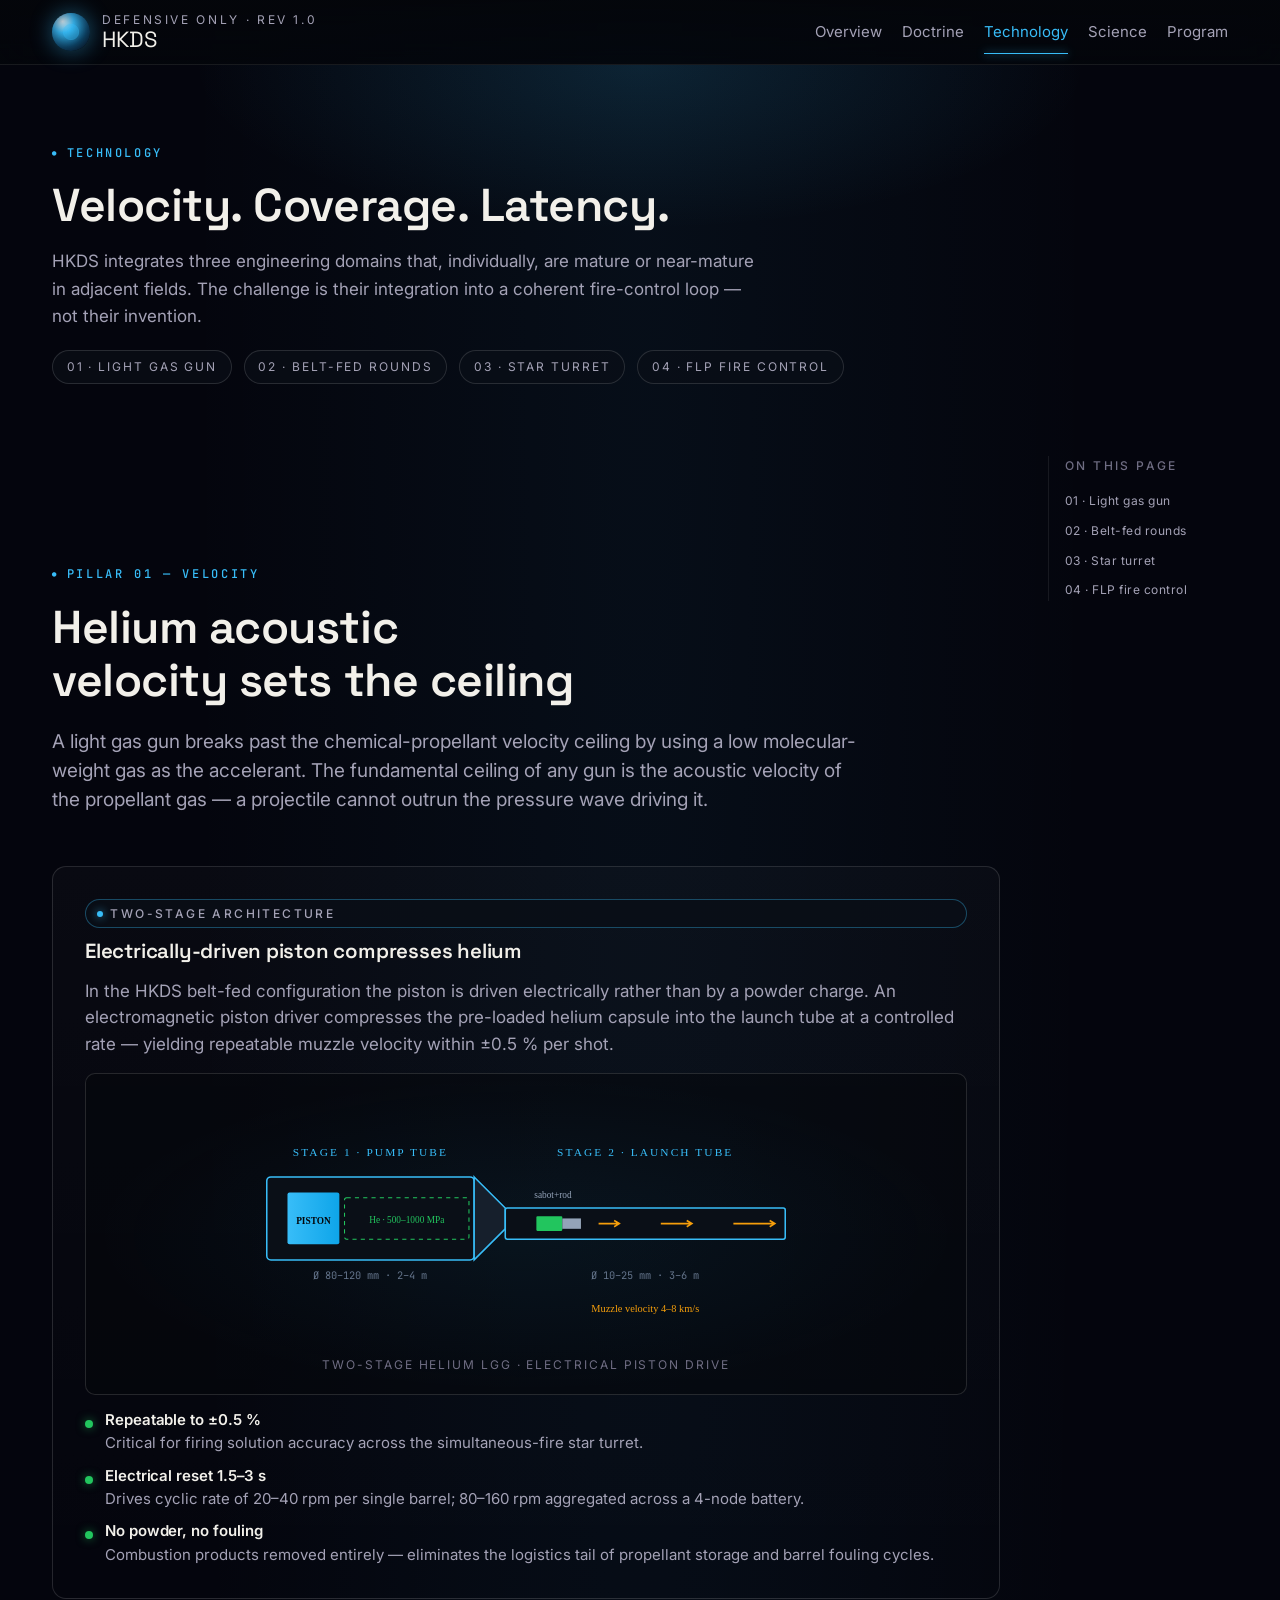
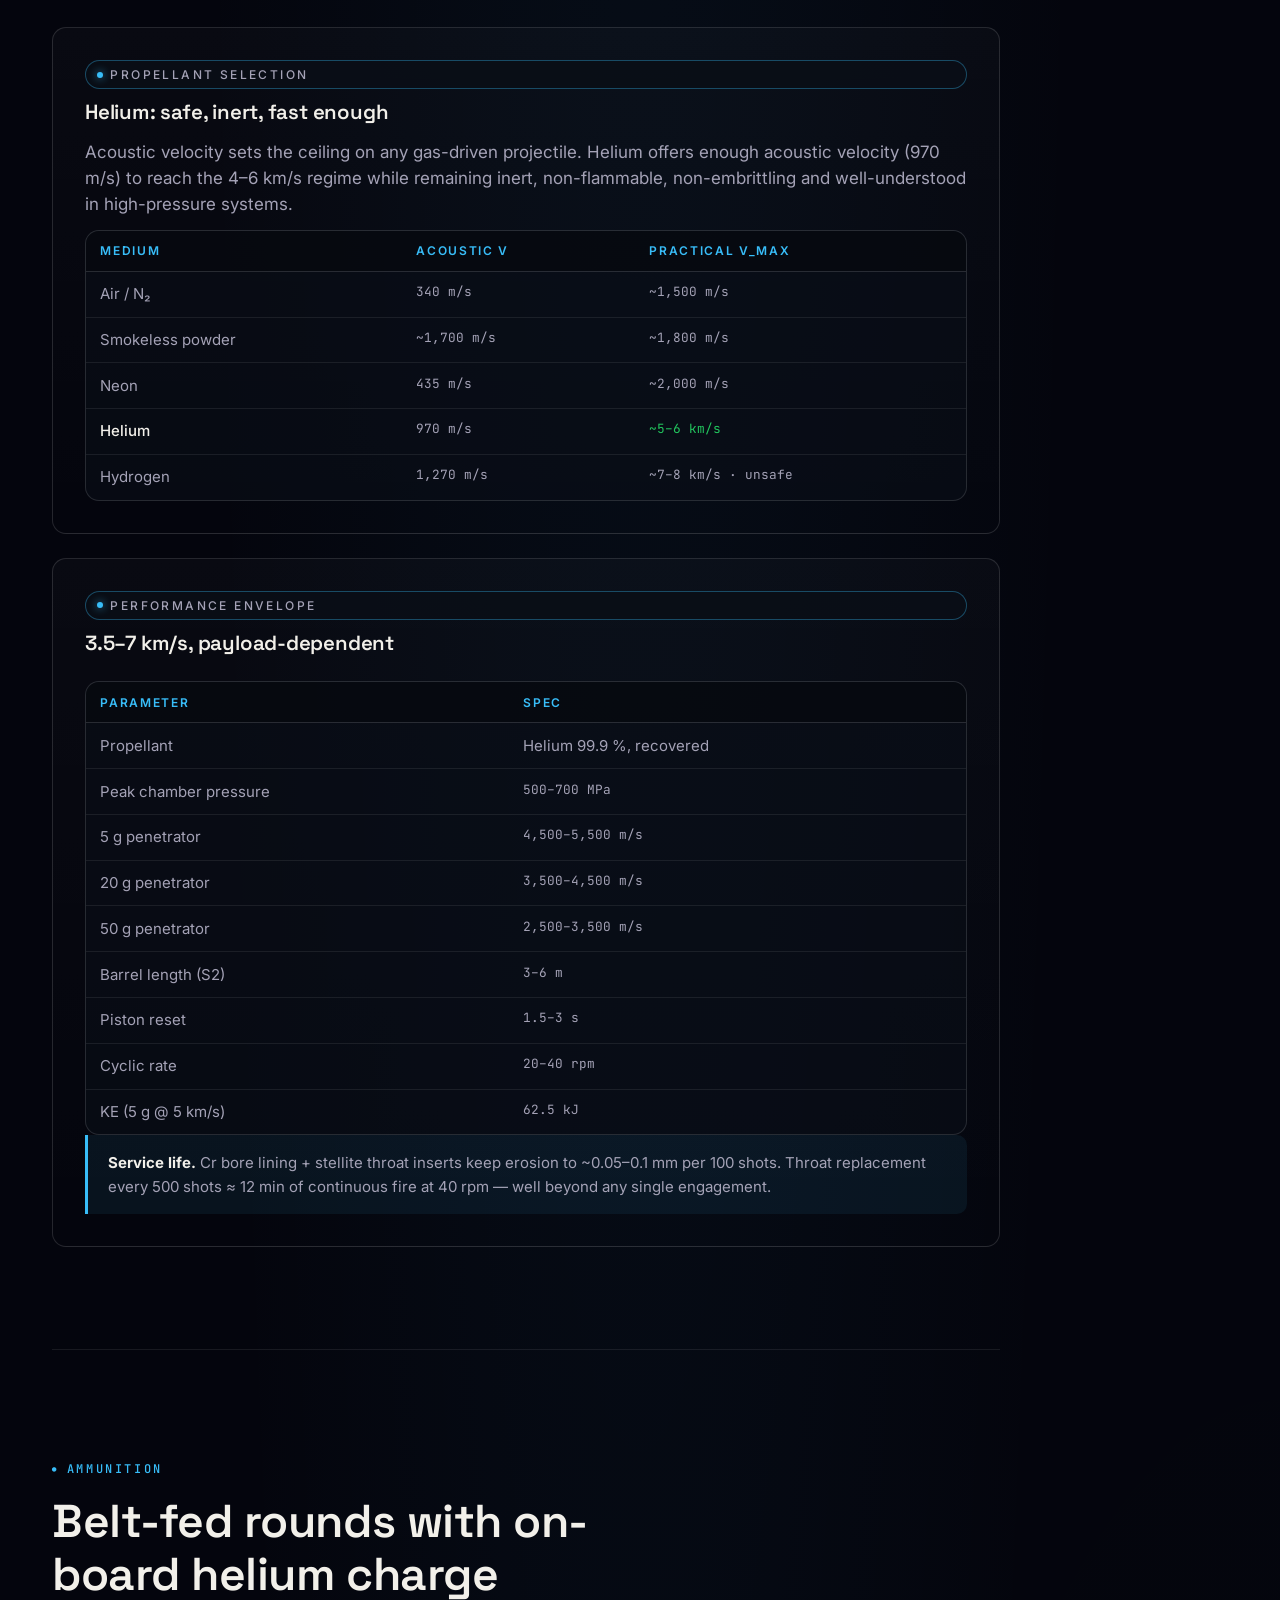
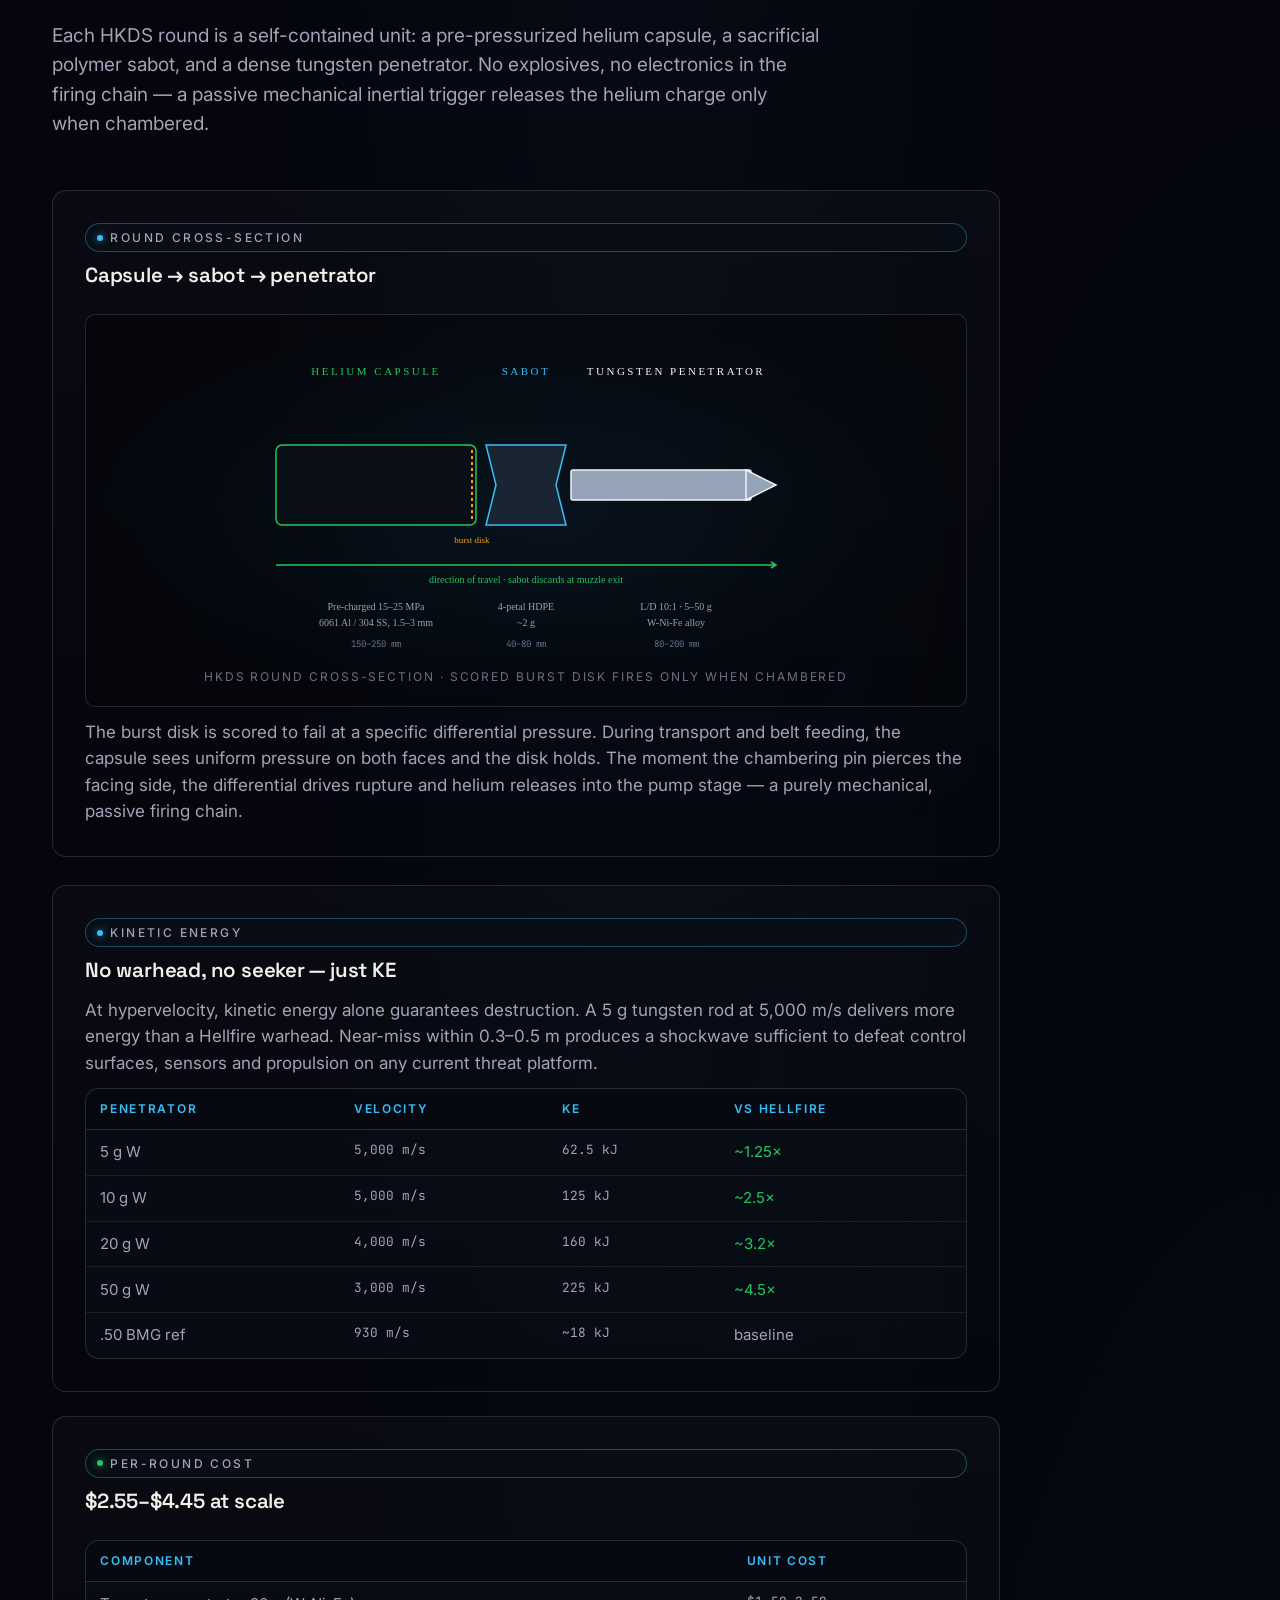
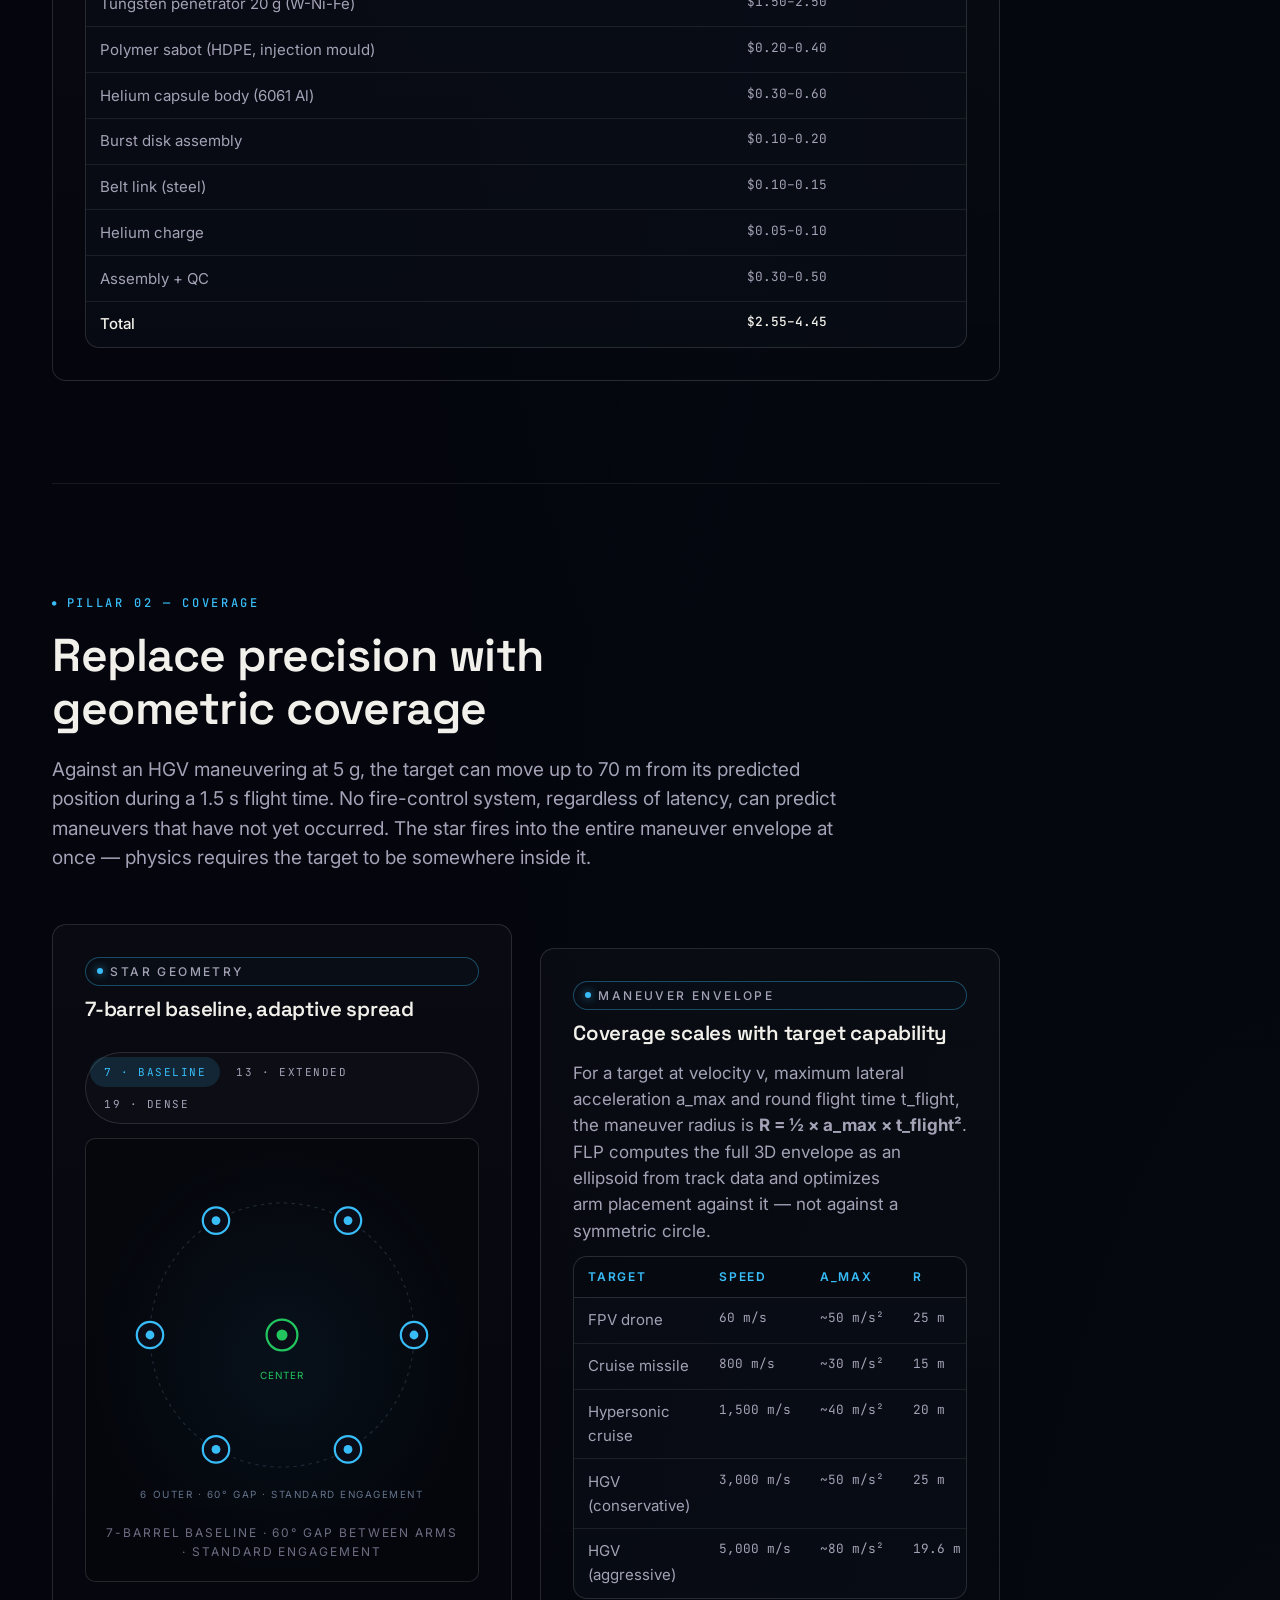
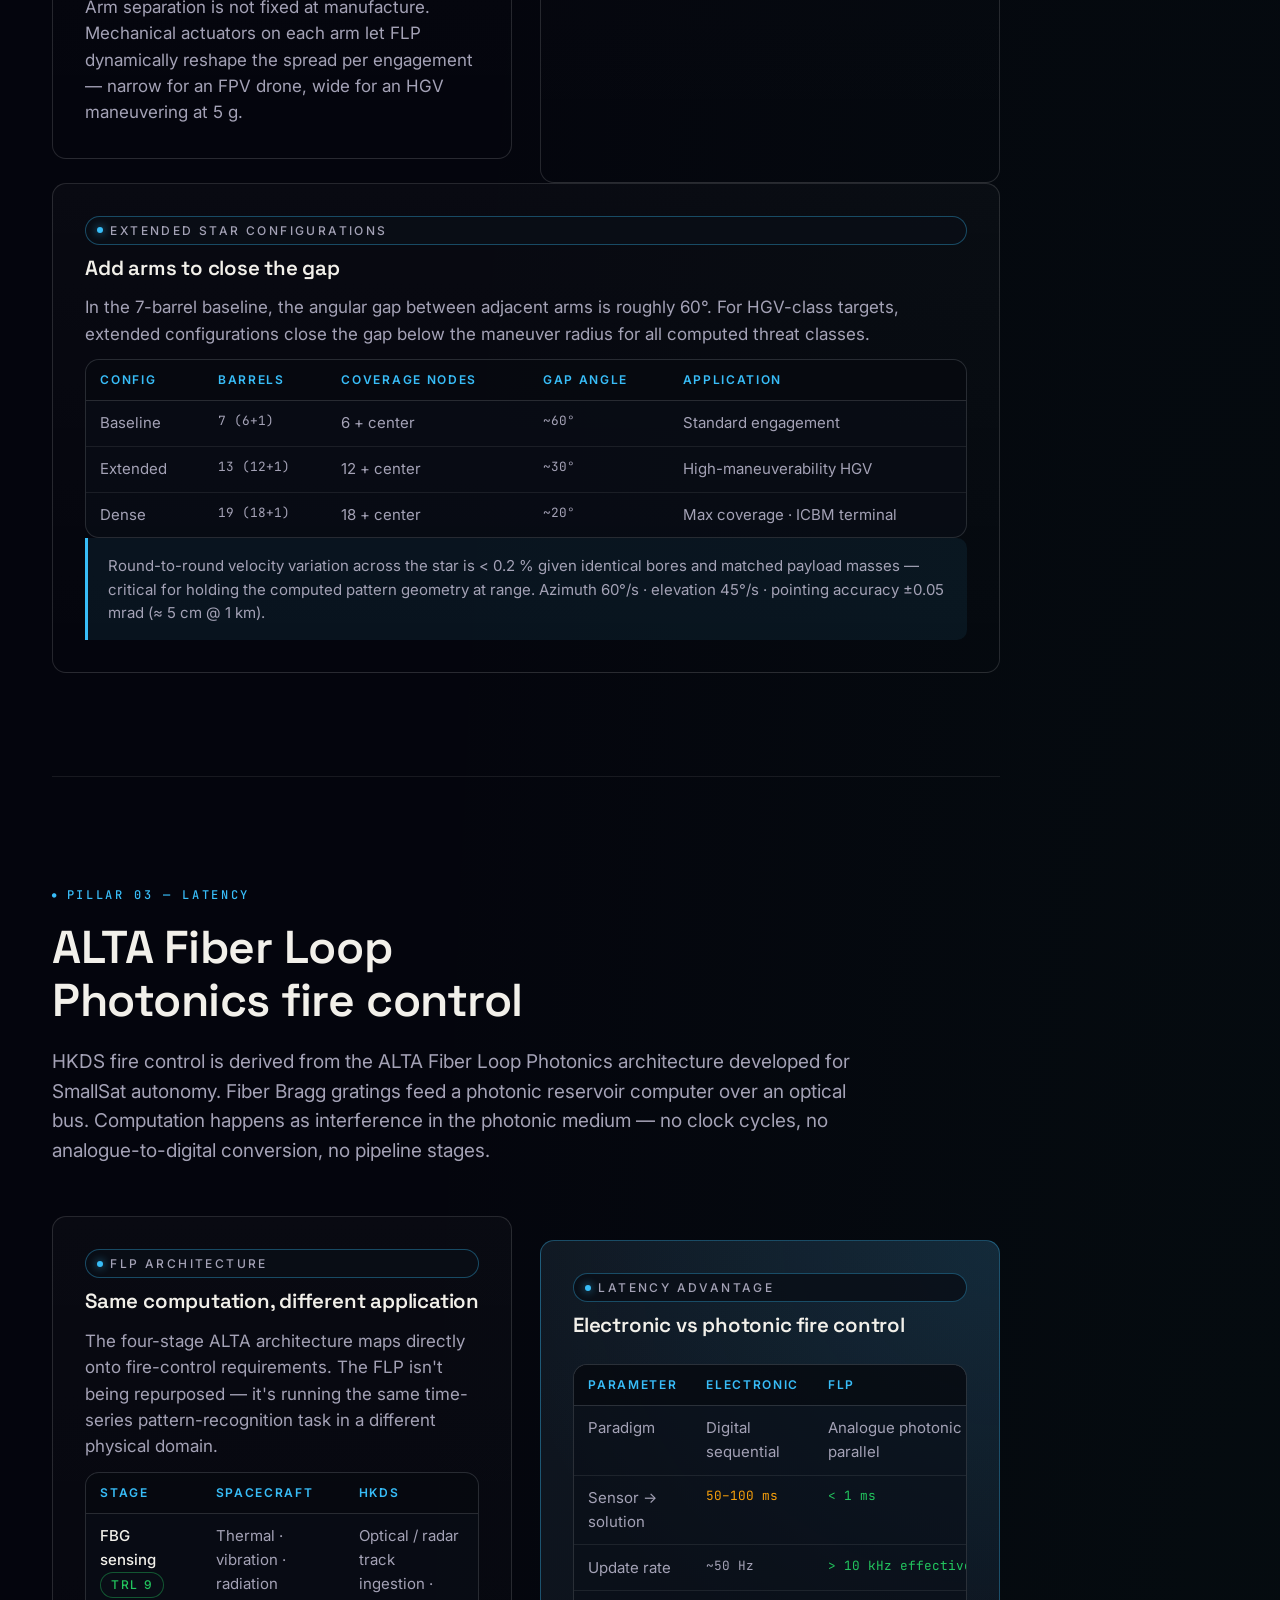
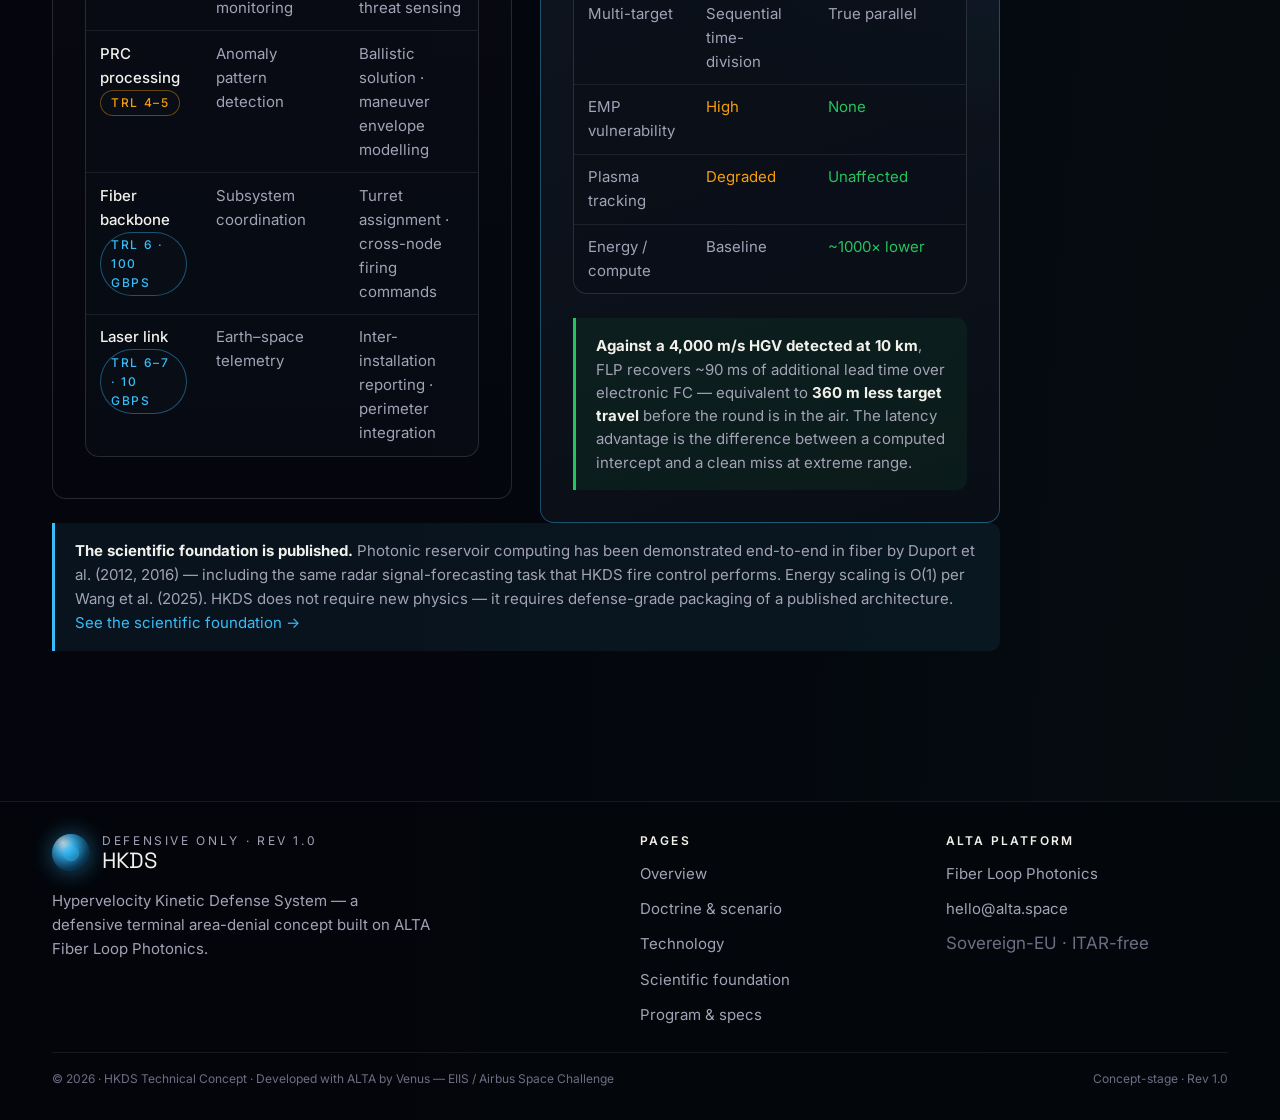
<file: technology.html>
<!doctype html>
<html lang="en">
<head>
  <meta charset="utf-8" />
  <meta name="viewport" content="width=device-width, initial-scale=1" />
  <title>Technology · HKDS</title>
  <meta name="description" content="HKDS technology pillars: helium light gas gun kinetics, belt-fed self-contained rounds, star-configuration multi-barrel turret, and ALTA Fiber Loop Photonics fire control." />
  <link rel="preconnect" href="https://fonts.googleapis.com">
  <link rel="preconnect" href="https://fonts.gstatic.com" crossorigin>
  <link href="https://fonts.googleapis.com/css2?family=Inter:wght@300;400;500;600;700&family=JetBrains+Mono:wght@400;500&family=Space+Grotesk:wght@400;500;600;700&display=swap" rel="stylesheet">
  <link rel="stylesheet" href="assets/styles.css?v=12">
</head>
<body>
<div class="page-shell">

  <header class="site-header">
    <div class="container nav">
      <a href="index.html" class="logo-lockup" aria-label="HKDS home">
        <div class="logo-mark" aria-hidden="true"></div>
        <div class="logo-text">
          <span class="eyebrow">Defensive only · Rev 1.0</span>
          <span class="brand">HKDS</span>
        </div>
      </a>
      <nav class="nav-links" id="primary-nav" aria-label="Primary">
        <a href="index.html">Overview</a>
        <a href="doctrine.html">Doctrine</a>
        <a href="technology.html" aria-current="page">Technology</a>
        <a href="science.html">Science</a>
        <a href="program.html">Program</a>
      </nav>
      <button class="menu-toggle" type="button" aria-controls="primary-nav" aria-expanded="false" aria-label="Toggle menu">
        <svg viewBox="0 0 24 24" aria-hidden="true" focusable="false">
          <g stroke="currentColor" stroke-width="2" stroke-linecap="round">
            <line class="bar bar-1" x1="4"  y1="7"  x2="20" y2="7"/>
            <line class="bar bar-2" x1="4"  y1="12" x2="20" y2="12"/>
            <line class="bar bar-3" x1="4"  y1="17" x2="20" y2="17"/>
          </g>
        </svg>
      </button>

    </div>
  </header>

  <section class="page-intro">
    <div class="container">
      <div class="section-eyebrow">Technology</div>
      <h1>Velocity. Coverage. Latency.</h1>
      <p class="page-lead">HKDS integrates three engineering domains that, individually, are mature or near-mature in adjacent fields. The challenge is their integration into a coherent fire-control loop — not their invention.</p>
      <div class="section-index">
        <a href="#lgg">01 · Light gas gun</a>
        <a href="#rounds">02 · Belt-fed rounds</a>
        <a href="#star">03 · Star turret</a>
        <a href="#flp">04 · FLP fire control</a>
      </div>
    </div>
  </section>

  <div class="container">
    <div class="layout">
      <main>

        <section id="lgg">
          <div class="section-header">
            <div class="section-eyebrow">Pillar 01 — Velocity</div>
            <h2 class="section-title">Helium acoustic velocity sets the ceiling</h2>
            <p class="section-lead">A light gas gun breaks past the chemical-propellant velocity ceiling by using a low molecular-weight gas as the accelerant. The fundamental ceiling of any gun is the acoustic velocity of the propellant gas — a projectile cannot outrun the pressure wave driving it.</p>
          </div>

          <div class="grid-2-asym">
            <div class="card">
              <span class="badge"><span class="badge-dot"></span>Two-stage architecture</span>
              <h3>Electrically-driven piston compresses helium</h3>
              <p>In the HKDS belt-fed configuration the piston is driven electrically rather than by a powder charge. An electromagnetic piston driver compresses the pre-loaded helium capsule into the launch tube at a controlled rate — yielding repeatable muzzle velocity within ±0.5 % per shot.</p>

              <figure class="svg-fig" style="margin-top: var(--space-4);">
                <svg viewBox="0 0 540 240" role="img" aria-label="Two-stage light gas gun schematic">
                  <defs>
                    <linearGradient id="gpiston" x1="0" x2="1"><stop offset="0" stop-color="#38bdf8"/><stop offset="1" stop-color="#0ea5e9"/></linearGradient>
                    <linearGradient id="gflame" x1="0" x2="1"><stop offset="0" stop-color="#f59e0b" stop-opacity="0.8"/><stop offset="1" stop-color="#ef4444" stop-opacity="0.4"/></linearGradient>
                  </defs>
                  <rect x="20" y="80" width="200" height="80" fill="#0a0f17" stroke="#38bdf8" stroke-width="1.5" rx="4"/>
                  <text x="120" y="60" text-anchor="middle" font-family="Work Sans" font-size="11" fill="#38bdf8" letter-spacing="2">STAGE 1 · PUMP TUBE</text>
                  <text x="120" y="178" text-anchor="middle" font-family="JetBrains Mono" font-size="10" fill="#64748b">Ø 80–120 mm · 2–4 m</text>
                  <rect x="40" y="95" width="50" height="50" fill="url(#gpiston)" rx="2"/>
                  <text x="65" y="125" text-anchor="middle" font-family="Work Sans" font-size="9" fill="#04060a" font-weight="600">PISTON</text>
                  <rect x="95" y="100" width="120" height="40" fill="none" stroke="#22c55e" stroke-width="1" stroke-dasharray="4 4" rx="2"/>
                  <text x="155" y="124" text-anchor="middle" font-family="Work Sans" font-size="9" fill="#22c55e">He · 500–1000 MPa</text>
                  <polygon points="220,80 250,110 250,130 220,160" fill="#161f2c" stroke="#38bdf8" stroke-width="1.5"/>
                  <rect x="250" y="110" width="270" height="30" fill="#0a0f17" stroke="#38bdf8" stroke-width="1.5" rx="2"/>
                  <text x="385" y="60" text-anchor="middle" font-family="Work Sans" font-size="11" fill="#38bdf8" letter-spacing="2">STAGE 2 · LAUNCH TUBE</text>
                  <text x="385" y="178" text-anchor="middle" font-family="JetBrains Mono" font-size="10" fill="#64748b">Ø 10–25 mm · 3–6 m</text>
                  <rect x="280" y="118" width="25" height="14" fill="#22c55e" rx="1"/>
                  <rect x="305" y="120" width="18" height="10" fill="#94a3b8"/>
                  <text x="296" y="100" text-anchor="middle" font-family="Work Sans" font-size="9" fill="#94a3b8">sabot+rod</text>
                  <g stroke="#f59e0b" stroke-width="1.5" fill="none">
                    <path d="M340 125 L 360 125 M355 122 L 360 125 L 355 128"/>
                    <path d="M400 125 L 430 125 M425 122 L 430 125 L 425 128"/>
                    <path d="M470 125 L 510 125 M505 122 L 510 125 L 505 128"/>
                  </g>
                  <text x="385" y="210" text-anchor="middle" font-family="Work Sans" font-size="10" fill="#f59e0b">Muzzle velocity 4–8 km/s</text>
                </svg>
                <figcaption>Two-stage helium LGG · electrical piston drive</figcaption>
              </figure>

              <ul class="list">
                <li class="list-item"><div class="list-bullet"></div><div class="list-content"><h4>Repeatable to ±0.5 %</h4><p>Critical for firing solution accuracy across the simultaneous-fire star turret.</p></div></li>
                <li class="list-item"><div class="list-bullet"></div><div class="list-content"><h4>Electrical reset 1.5–3 s</h4><p>Drives cyclic rate of 20–40 rpm per single barrel; 80–160 rpm aggregated across a 4-node battery.</p></div></li>
                <li class="list-item"><div class="list-bullet"></div><div class="list-content"><h4>No powder, no fouling</h4><p>Combustion products removed entirely — eliminates the logistics tail of propellant storage and barrel fouling cycles.</p></div></li>
              </ul>
            </div>

            <div>
              <div class="card">
                <span class="badge"><span class="badge-dot"></span>Propellant selection</span>
                <h3>Helium: safe, inert, fast enough</h3>
                <p>Acoustic velocity sets the ceiling on any gas-driven projectile. Helium offers enough acoustic velocity (970 m/s) to reach the 4–6 km/s regime while remaining inert, non-flammable, non-embrittling and well-understood in high-pressure systems.</p>
                <div class="table-wrap" style="margin-top: var(--space-3);">
                  <table class="data" aria-label="Propellant gas comparison">
                    <thead><tr><th>Medium</th><th>Acoustic v</th><th>Practical v_max</th></tr></thead>
                    <tbody>
                      <tr><td>Air / N₂</td><td class="num">340 m/s</td><td class="num">~1,500 m/s</td></tr>
                      <tr><td>Smokeless powder</td><td class="num">~1,700 m/s</td><td class="num">~1,800 m/s</td></tr>
                      <tr><td>Neon</td><td class="num">435 m/s</td><td class="num">~2,000 m/s</td></tr>
                      <tr><td><strong>Helium</strong></td><td class="num">970 m/s</td><td class="num ok">~5–6 km/s</td></tr>
                      <tr><td>Hydrogen</td><td class="num">1,270 m/s</td><td class="num">~7–8 km/s · unsafe</td></tr>
                    </tbody>
                  </table>
                </div>
              </div>

              <div class="card">
                <span class="badge"><span class="badge-dot"></span>Performance envelope</span>
                <h3>3.5–7 km/s, payload-dependent</h3>
                <div class="table-wrap" style="margin-top: var(--space-3);">
                  <table class="data" aria-label="LGG performance envelope">
                    <thead><tr><th>Parameter</th><th>Spec</th></tr></thead>
                    <tbody>
                      <tr><td>Propellant</td><td>Helium 99.9 %, recovered</td></tr>
                      <tr><td>Peak chamber pressure</td><td class="num">500–700 MPa</td></tr>
                      <tr><td>5 g penetrator</td><td class="num">4,500–5,500 m/s</td></tr>
                      <tr><td>20 g penetrator</td><td class="num">3,500–4,500 m/s</td></tr>
                      <tr><td>50 g penetrator</td><td class="num">2,500–3,500 m/s</td></tr>
                      <tr><td>Barrel length (S2)</td><td class="num">3–6 m</td></tr>
                      <tr><td>Piston reset</td><td class="num">1.5–3 s</td></tr>
                      <tr><td>Cyclic rate</td><td class="num">20–40 rpm</td></tr>
                      <tr><td>KE (5 g @ 5 km/s)</td><td class="num">62.5 kJ</td></tr>
                    </tbody>
                  </table>
                </div>
                <div class="callout"><p><strong>Service life.</strong> Cr bore lining + stellite throat inserts keep erosion to ~0.05–0.1 mm per 100 shots. Throat replacement every 500 shots ≈ 12 min of continuous fire at 40 rpm — well beyond any single engagement.</p></div>
              </div>
            </div>
          </div>
        </section>

        <section id="rounds">
          <div class="section-header">
            <div class="section-eyebrow">Ammunition</div>
            <h2 class="section-title">Belt-fed rounds with on-board helium charge</h2>
            <p class="section-lead">Each HKDS round is a self-contained unit: a pre-pressurized helium capsule, a sacrificial polymer sabot, and a dense tungsten penetrator. No explosives, no electronics in the firing chain — a passive mechanical inertial trigger releases the helium charge only when chambered.</p>
          </div>

          <div class="grid-2-asym">
            <div class="card">
              <span class="badge"><span class="badge-dot"></span>Round cross-section</span>
              <h3>Capsule → sabot → penetrator</h3>

              <figure class="svg-fig" style="margin-top: var(--space-3);">
                <svg viewBox="0 0 560 320" role="img" aria-label="HKDS round cross-section">
                  <text x="130" y="40" text-anchor="middle" font-family="Work Sans" font-size="11" fill="#22c55e" letter-spacing="2.5">HELIUM CAPSULE</text>
                  <text x="280" y="40" text-anchor="middle" font-family="Work Sans" font-size="11" fill="#38bdf8" letter-spacing="2.5">SABOT</text>
                  <text x="430" y="40" text-anchor="middle" font-family="Work Sans" font-size="11" fill="#f3f4f6" letter-spacing="2.5">TUNGSTEN PENETRATOR</text>
                  <rect x="30" y="110" width="200" height="80" fill="#0a0f17" stroke="#22c55e" stroke-width="1.5" rx="6"/>
                  <line x1="226" y1="115" x2="226" y2="185" stroke="#f59e0b" stroke-width="2" stroke-dasharray="3 3"/>
                  <polygon points="240,110 320,110 310,150 320,190 240,190 250,150" fill="#1a2533" stroke="#38bdf8" stroke-width="1.5"/>
                  <rect x="325" y="135" width="180" height="30" fill="#94a3b8" stroke="#f3f4f6" stroke-width="1.5" rx="2"/>
                  <polygon points="500,135 530,150 500,165" fill="#94a3b8" stroke="#f3f4f6" stroke-width="1.5"/>
                  <g stroke="#22c55e" stroke-width="1.5" fill="none"><path d="M30 230 L 530 230 M525 227 L 530 230 L 525 233"/></g>
                  <text x="280" y="248" text-anchor="middle" font-family="Work Sans" font-size="10" fill="#22c55e">direction of travel · sabot discards at muzzle exit</text>
                  <g font-family="Work Sans" font-size="10" fill="#94a3b8" text-anchor="middle">
                    <text x="130" y="275">Pre-charged 15–25 MPa</text>
                    <text x="130" y="291">6061 Al / 304 SS, 1.5–3 mm</text>
                    <text x="280" y="275">4-petal HDPE</text>
                    <text x="280" y="291">~2 g</text>
                    <text x="430" y="275">L/D 10:1 · 5–50 g</text>
                    <text x="430" y="291">W-Ni-Fe alloy</text>
                  </g>
                  <text x="226" y="208" text-anchor="middle" font-family="Work Sans" font-size="9" fill="#f59e0b">burst disk</text>
                  <g font-family="JetBrains Mono" font-size="9" fill="#64748b" text-anchor="middle">
                    <text x="130" y="312">150–250 mm</text>
                    <text x="280" y="312">40–80 mm</text>
                    <text x="430" y="312">80–200 mm</text>
                  </g>
                </svg>
                <figcaption>HKDS round cross-section · scored burst disk fires only when chambered</figcaption>
              </figure>

              <p style="margin-top: var(--space-3);">The burst disk is scored to fail at a specific differential pressure. During transport and belt feeding, the capsule sees uniform pressure on both faces and the disk holds. The moment the chambering pin pierces the facing side, the differential drives rupture and helium releases into the pump stage — a purely mechanical, passive firing chain.</p>
            </div>

            <div>
              <div class="card">
                <span class="badge"><span class="badge-dot"></span>Kinetic energy</span>
                <h3>No warhead, no seeker — just KE</h3>
                <p>At hypervelocity, kinetic energy alone guarantees destruction. A 5 g tungsten rod at 5,000 m/s delivers more energy than a Hellfire warhead. Near-miss within 0.3–0.5 m produces a shockwave sufficient to defeat control surfaces, sensors and propulsion on any current threat platform.</p>
                <div class="table-wrap" style="margin-top: var(--space-3);">
                  <table class="data" aria-label="Kinetic energy comparison">
                    <thead><tr><th>Penetrator</th><th>Velocity</th><th>KE</th><th>vs Hellfire</th></tr></thead>
                    <tbody>
                      <tr><td>5 g W</td><td class="num">5,000 m/s</td><td class="num">62.5 kJ</td><td class="ok">~1.25×</td></tr>
                      <tr><td>10 g W</td><td class="num">5,000 m/s</td><td class="num">125 kJ</td><td class="ok">~2.5×</td></tr>
                      <tr><td>20 g W</td><td class="num">4,000 m/s</td><td class="num">160 kJ</td><td class="ok">~3.2×</td></tr>
                      <tr><td>50 g W</td><td class="num">3,000 m/s</td><td class="num">225 kJ</td><td class="ok">~4.5×</td></tr>
                      <tr><td>.50 BMG ref</td><td class="num">930 m/s</td><td class="num">~18 kJ</td><td>baseline</td></tr>
                    </tbody>
                  </table>
                </div>
              </div>

              <div class="card">
                <span class="badge badge-accent"><span class="badge-dot"></span>Per-round cost</span>
                <h3>$2.55–$4.45 at scale</h3>
                <div class="table-wrap" style="margin-top: var(--space-3);">
                  <table class="data" aria-label="Round bill of materials">
                    <thead><tr><th>Component</th><th>Unit cost</th></tr></thead>
                    <tbody>
                      <tr><td>Tungsten penetrator 20 g (W-Ni-Fe)</td><td class="num">$1.50–2.50</td></tr>
                      <tr><td>Polymer sabot (HDPE, injection mould)</td><td class="num">$0.20–0.40</td></tr>
                      <tr><td>Helium capsule body (6061 Al)</td><td class="num">$0.30–0.60</td></tr>
                      <tr><td>Burst disk assembly</td><td class="num">$0.10–0.20</td></tr>
                      <tr><td>Belt link (steel)</td><td class="num">$0.10–0.15</td></tr>
                      <tr><td>Helium charge</td><td class="num">$0.05–0.10</td></tr>
                      <tr><td>Assembly + QC</td><td class="num">$0.30–0.50</td></tr>
                      <tr><td><strong>Total</strong></td><td class="num ok"><strong>$2.55–4.45</strong></td></tr>
                    </tbody>
                  </table>
                </div>
              </div>
            </div>
          </div>
        </section>

        <section id="star">
          <div class="section-header">
            <div class="section-eyebrow">Pillar 02 — Coverage</div>
            <h2 class="section-title">Replace precision with geometric coverage</h2>
            <p class="section-lead">Against an HGV maneuvering at 5 g, the target can move up to 70 m from its predicted position during a 1.5 s flight time. No fire-control system, regardless of latency, can predict maneuvers that have not yet occurred. The star fires into the entire maneuver envelope at once — physics requires the target to be somewhere inside it.</p>
          </div>

          <div class="grid-2">
            <div class="card">
              <span class="badge"><span class="badge-dot"></span>Star geometry</span>
              <h3>7-barrel baseline, adaptive spread</h3>

              <div class="star-toggle" style="margin-top: var(--space-4);">
                <div class="star-toggle-buttons" role="tablist" aria-label="Star configuration">
                  <button type="button" class="star-toggle-btn" data-target="7"  aria-selected="true"  role="tab">7 · baseline</button>
                  <button type="button" class="star-toggle-btn" data-target="13" aria-selected="false" role="tab">13 · extended</button>
                  <button type="button" class="star-toggle-btn" data-target="19" aria-selected="false" role="tab">19 · dense</button>
                </div>

                <figure class="svg-fig star-toggle-panel" data-panel="7" role="tabpanel">
                  <svg viewBox="0 0 320 320" role="img" aria-label="7-barrel star configuration">
                    <circle cx="160" cy="160" r="120" fill="none" stroke="#1f2a38" stroke-width="1" stroke-dasharray="3 4"/>
                    <circle cx="160" cy="160" r="14" fill="#0a0c18" stroke="#22c55e" stroke-width="2"/>
                    <circle cx="160" cy="160" r="5" fill="#22c55e"/>
                    <g fill="#0a0c18" stroke="#38bdf8" stroke-width="2">
                      <circle cx="280" cy="160" r="12"/><circle cx="220" cy="56"  r="12"/>
                      <circle cx="100" cy="56"  r="12"/><circle cx="40"  cy="160" r="12"/>
                      <circle cx="100" cy="264" r="12"/><circle cx="220" cy="264" r="12"/>
                    </g>
                    <g fill="#38bdf8">
                      <circle cx="280" cy="160" r="4"/><circle cx="220" cy="56"  r="4"/>
                      <circle cx="100" cy="56"  r="4"/><circle cx="40"  cy="160" r="4"/>
                      <circle cx="100" cy="264" r="4"/><circle cx="220" cy="264" r="4"/>
                    </g>
                    <text x="160" y="200" text-anchor="middle" font-family="Inter" font-size="9" fill="#22c55e" letter-spacing="1">CENTER</text>
                    <text x="160" y="308" text-anchor="middle" font-family="Inter" font-size="9" fill="#64748b" letter-spacing="1.4">6 OUTER · 60° GAP · STANDARD ENGAGEMENT</text>
                  </svg>
                  <figcaption>7-barrel baseline · 60° gap between arms · standard engagement</figcaption>
                </figure>

                <figure class="svg-fig star-toggle-panel" data-panel="13" role="tabpanel" hidden>
                  <svg viewBox="0 0 320 320" role="img" aria-label="13-barrel star configuration">
                    <circle cx="160" cy="160" r="120" fill="none" stroke="#1f2a38" stroke-width="1" stroke-dasharray="3 4"/>
                    <circle cx="160" cy="160" r="14" fill="#0a0c18" stroke="#22c55e" stroke-width="2"/>
                    <circle cx="160" cy="160" r="5" fill="#22c55e"/>
                    <g fill="#0a0c18" stroke="#38bdf8" stroke-width="2">
                      <circle cx="280" cy="160" r="10"/><circle cx="264" cy="100" r="10"/>
                      <circle cx="220" cy="56"  r="10"/><circle cx="160" cy="40"  r="10"/>
                      <circle cx="100" cy="56"  r="10"/><circle cx="56"  cy="100" r="10"/>
                      <circle cx="40"  cy="160" r="10"/><circle cx="56"  cy="220" r="10"/>
                      <circle cx="100" cy="264" r="10"/><circle cx="160" cy="280" r="10"/>
                      <circle cx="220" cy="264" r="10"/><circle cx="264" cy="220" r="10"/>
                    </g>
                    <g fill="#38bdf8">
                      <circle cx="280" cy="160" r="3.2"/><circle cx="264" cy="100" r="3.2"/>
                      <circle cx="220" cy="56"  r="3.2"/><circle cx="160" cy="40"  r="3.2"/>
                      <circle cx="100" cy="56"  r="3.2"/><circle cx="56"  cy="100" r="3.2"/>
                      <circle cx="40"  cy="160" r="3.2"/><circle cx="56"  cy="220" r="3.2"/>
                      <circle cx="100" cy="264" r="3.2"/><circle cx="160" cy="280" r="3.2"/>
                      <circle cx="220" cy="264" r="3.2"/><circle cx="264" cy="220" r="3.2"/>
                    </g>
                    <text x="160" y="200" text-anchor="middle" font-family="Inter" font-size="9" fill="#22c55e" letter-spacing="1">CENTER</text>
                    <text x="160" y="308" text-anchor="middle" font-family="Inter" font-size="9" fill="#64748b" letter-spacing="1.4">12 OUTER · 30° GAP · HIGH-MANEUVER HGV</text>
                  </svg>
                  <figcaption>13-barrel extended · 30° gap · for high-maneuverability HGV envelopes</figcaption>
                </figure>

                <figure class="svg-fig star-toggle-panel" data-panel="19" role="tabpanel" hidden>
                  <svg viewBox="0 0 320 320" role="img" aria-label="19-barrel star configuration">
                    <circle cx="160" cy="160" r="120" fill="none" stroke="#1f2a38" stroke-width="1" stroke-dasharray="3 4"/>
                    <circle cx="160" cy="160" r="14" fill="#0a0c18" stroke="#22c55e" stroke-width="2"/>
                    <circle cx="160" cy="160" r="5" fill="#22c55e"/>
                    <g fill="#0a0c18" stroke="#38bdf8" stroke-width="1.8">
                      <circle cx="280" cy="160" r="8"/><circle cx="273" cy="119" r="8"/>
                      <circle cx="252" cy="83"  r="8"/><circle cx="220" cy="56"  r="8"/>
                      <circle cx="181" cy="42"  r="8"/><circle cx="139" cy="42"  r="8"/>
                      <circle cx="100" cy="56"  r="8"/><circle cx="68"  cy="83"  r="8"/>
                      <circle cx="47"  cy="119" r="8"/><circle cx="40"  cy="160" r="8"/>
                      <circle cx="47"  cy="201" r="8"/><circle cx="68"  cy="237" r="8"/>
                      <circle cx="100" cy="264" r="8"/><circle cx="139" cy="278" r="8"/>
                      <circle cx="181" cy="278" r="8"/><circle cx="220" cy="264" r="8"/>
                      <circle cx="252" cy="237" r="8"/><circle cx="273" cy="201" r="8"/>
                    </g>
                    <g fill="#38bdf8">
                      <circle cx="280" cy="160" r="2.6"/><circle cx="273" cy="119" r="2.6"/>
                      <circle cx="252" cy="83"  r="2.6"/><circle cx="220" cy="56"  r="2.6"/>
                      <circle cx="181" cy="42"  r="2.6"/><circle cx="139" cy="42"  r="2.6"/>
                      <circle cx="100" cy="56"  r="2.6"/><circle cx="68"  cy="83"  r="2.6"/>
                      <circle cx="47"  cy="119" r="2.6"/><circle cx="40"  cy="160" r="2.6"/>
                      <circle cx="47"  cy="201" r="2.6"/><circle cx="68"  cy="237" r="2.6"/>
                      <circle cx="100" cy="264" r="2.6"/><circle cx="139" cy="278" r="2.6"/>
                      <circle cx="181" cy="278" r="2.6"/><circle cx="220" cy="264" r="2.6"/>
                      <circle cx="252" cy="237" r="2.6"/><circle cx="273" cy="201" r="2.6"/>
                    </g>
                    <text x="160" y="200" text-anchor="middle" font-family="Inter" font-size="9" fill="#22c55e" letter-spacing="1">CENTER</text>
                    <text x="160" y="308" text-anchor="middle" font-family="Inter" font-size="9" fill="#64748b" letter-spacing="1.4">18 OUTER · 20° GAP · MAX COVERAGE / ICBM</text>
                  </svg>
                  <figcaption>19-barrel dense · 20° gap · max coverage envelope for ICBM terminal reentry</figcaption>
                </figure>
              </div>

              <p style="margin-top: var(--space-3);">Arm separation is not fixed at manufacture. Mechanical actuators on each arm let FLP dynamically reshape the spread per engagement — narrow for an FPV drone, wide for an HGV maneuvering at 5 g.</p>
            </div>

            <div class="card">
              <span class="badge"><span class="badge-dot"></span>Maneuver envelope</span>
              <h3>Coverage scales with target capability</h3>
              <p>For a target at velocity v, maximum lateral acceleration a_max and round flight time t_flight, the maneuver radius is <strong>R = ½ × a_max × t_flight²</strong>. FLP computes the full 3D envelope as an ellipsoid from track data and optimizes arm placement against it — not against a symmetric circle.</p>
              <div class="table-wrap" style="margin-top: var(--space-3);">
                <table class="data" aria-label="Maneuver radius examples">
                  <thead><tr><th>Target</th><th>Speed</th><th>a_max</th><th>R</th></tr></thead>
                  <tbody>
                    <tr><td>FPV drone</td><td class="num">60 m/s</td><td class="num">~50 m/s²</td><td class="num">25 m</td></tr>
                    <tr><td>Cruise missile</td><td class="num">800 m/s</td><td class="num">~30 m/s²</td><td class="num">15 m</td></tr>
                    <tr><td>Hypersonic cruise</td><td class="num">1,500 m/s</td><td class="num">~40 m/s²</td><td class="num">20 m</td></tr>
                    <tr><td>HGV (conservative)</td><td class="num">3,000 m/s</td><td class="num">~50 m/s²</td><td class="num">25 m</td></tr>
                    <tr><td>HGV (aggressive)</td><td class="num">5,000 m/s</td><td class="num">~80 m/s²</td><td class="num">19.6 m</td></tr>
                  </tbody>
                </table>
              </div>
            </div>
          </div>

          <div class="card" style="margin-top: var(--space-6);">
            <span class="badge"><span class="badge-dot"></span>Extended star configurations</span>
            <h3>Add arms to close the gap</h3>
            <p>In the 7-barrel baseline, the angular gap between adjacent arms is roughly 60°. For HGV-class targets, extended configurations close the gap below the maneuver radius for all computed threat classes.</p>
            <div class="table-wrap" style="margin-top: var(--space-3);">
              <table class="data" aria-label="Star configuration options">
                <thead><tr><th>Config</th><th>Barrels</th><th>Coverage nodes</th><th>Gap angle</th><th>Application</th></tr></thead>
                <tbody>
                  <tr><td>Baseline</td><td class="num">7 (6+1)</td><td>6 + center</td><td class="num">~60°</td><td>Standard engagement</td></tr>
                  <tr><td>Extended</td><td class="num">13 (12+1)</td><td>12 + center</td><td class="num">~30°</td><td>High-maneuverability HGV</td></tr>
                  <tr><td>Dense</td><td class="num">19 (18+1)</td><td>18 + center</td><td class="num">~20°</td><td>Max coverage · ICBM terminal</td></tr>
                </tbody>
              </table>
            </div>
            <div class="callout"><p>Round-to-round velocity variation across the star is &lt; 0.2 % given identical bores and matched payload masses — critical for holding the computed pattern geometry at range. Azimuth 60°/s · elevation 45°/s · pointing accuracy ±0.05 mrad (≈ 5 cm @ 1 km).</p></div>
          </div>
        </section>

        <section id="flp">
          <div class="section-header">
            <div class="section-eyebrow">Pillar 03 — Latency</div>
            <h2 class="section-title">ALTA Fiber Loop Photonics fire control</h2>
            <p class="section-lead">HKDS fire control is derived from the ALTA Fiber Loop Photonics architecture developed for SmallSat autonomy. Fiber Bragg gratings feed a photonic reservoir computer over an optical bus. Computation happens as interference in the photonic medium — no clock cycles, no analogue-to-digital conversion, no pipeline stages.</p>
          </div>

          <div class="grid-2">
            <div class="card">
              <span class="badge"><span class="badge-dot"></span>FLP architecture</span>
              <h3>Same computation, different application</h3>
              <p>The four-stage ALTA architecture maps directly onto fire-control requirements. The FLP isn't being repurposed — it's running the same time-series pattern-recognition task in a different physical domain.</p>
              <div class="table-wrap" style="margin-top: var(--space-3);">
                <table class="data" aria-label="FLP architecture mapping">
                  <thead><tr><th>Stage</th><th>Spacecraft</th><th>HKDS</th></tr></thead>
                  <tbody>
                    <tr><td><strong>FBG sensing</strong><br><span class="trl trl-9">TRL 9</span></td><td>Thermal · vibration · radiation monitoring</td><td>Optical / radar track ingestion · threat sensing</td></tr>
                    <tr><td><strong>PRC processing</strong><br><span class="trl trl-45">TRL 4–5</span></td><td>Anomaly pattern detection</td><td>Ballistic solution · maneuver envelope modelling</td></tr>
                    <tr><td><strong>Fiber backbone</strong><br><span class="trl trl-67">TRL 6 · 100 Gbps</span></td><td>Subsystem coordination</td><td>Turret assignment · cross-node firing commands</td></tr>
                    <tr><td><strong>Laser link</strong><br><span class="trl trl-67">TRL 6–7 · 10 Gbps</span></td><td>Earth–space telemetry</td><td>Inter-installation reporting · perimeter integration</td></tr>
                  </tbody>
                </table>
              </div>
            </div>

            <div class="card card-feature">
              <span class="badge"><span class="badge-dot"></span>Latency advantage</span>
              <h3>Electronic vs photonic fire control</h3>
              <div class="table-wrap" style="margin-top: var(--space-3);">
                <table class="data" aria-label="Electronic vs photonic fire control comparison">
                  <thead><tr><th>Parameter</th><th>Electronic</th><th>FLP</th></tr></thead>
                  <tbody>
                    <tr><td>Paradigm</td><td>Digital sequential</td><td>Analogue photonic parallel</td></tr>
                    <tr><td>Sensor → solution</td><td class="num hot">50–100 ms</td><td class="num ok">&lt; 1 ms</td></tr>
                    <tr><td>Update rate</td><td class="num">~50 Hz</td><td class="num ok">&gt; 10 kHz effective</td></tr>
                    <tr><td>Multi-target</td><td>Sequential time-division</td><td>True parallel</td></tr>
                    <tr><td>EMP vulnerability</td><td class="hot">High</td><td class="ok">None</td></tr>
                    <tr><td>Plasma tracking</td><td class="hot">Degraded</td><td class="ok">Unaffected</td></tr>
                    <tr><td>Energy / compute</td><td>Baseline</td><td class="ok">~1000× lower</td></tr>
                  </tbody>
                </table>
              </div>
              <div class="callout callout-accent">
                <p><strong>Against a 4,000 m/s HGV detected at 10 km</strong>, FLP recovers ~90 ms of additional lead time over electronic FC — equivalent to <strong>360 m less target travel</strong> before the round is in the air. The latency advantage is the difference between a computed intercept and a clean miss at extreme range.</p>
              </div>
            </div>
          </div>

          <div class="callout" style="margin-top: var(--space-6);">
            <p><strong>The scientific foundation is published.</strong> Photonic reservoir computing has been demonstrated end-to-end in fiber by Duport et al. (2012, 2016) — including the same radar signal-forecasting task that HKDS fire control performs. Energy scaling is O(1) per Wang et al. (2025). HKDS does not require new physics — it requires defense-grade packaging of a published architecture. <a href="science.html" style="color: var(--color-primary);">See the scientific foundation →</a></p>
          </div>
        </section>

      </main>

      <aside class="toc" aria-label="On this page">
        <div class="toc-label">On this page</div>
        <a href="#lgg">01 · Light gas gun</a>
        <a href="#rounds">02 · Belt-fed rounds</a>
        <a href="#star">03 · Star turret</a>
        <a href="#flp">04 · FLP fire control</a>
      </aside>
    </div>
  </div>

  <footer class="site-footer">
    <div class="container footer-grid">
      <div>
        <div class="logo-lockup" style="margin-bottom: var(--space-4);"><div class="logo-mark" aria-hidden="true"></div><div class="logo-text"><span class="eyebrow">Defensive only · Rev 1.0</span><span class="brand">HKDS</span></div></div>
        <p style="color: var(--color-text-muted); font-size: var(--text-sm); max-width: 42ch;">Hypervelocity Kinetic Defense System — a defensive terminal area-denial concept built on ALTA Fiber Loop Photonics.</p>
      </div>
      <div>
        <h4>Pages</h4>
        <ul>
          <li><a href="index.html">Overview</a></li>
          <li><a href="doctrine.html">Doctrine &amp; scenario</a></li>
          <li><a href="technology.html">Technology</a></li>
          <li><a href="science.html">Scientific foundation</a></li>
          <li><a href="program.html">Program &amp; specs</a></li>
        </ul>
      </div>
      <div>
        <h4>ALTA platform</h4>
        <ul>
          <li><a href="science.html">Fiber Loop Photonics</a></li>
          <li><a href="mailto:hello@alta.space">hello@alta.space</a></li>
          <li><span style="color: var(--color-text-faint);">Sovereign-EU · ITAR-free</span></li>
        </ul>
      </div>
    </div>
    <div class="container">
      <div class="footer-bottom">
        <span>© 2026 · HKDS Technical Concept · Developed with ALTA by Venus — EIIS / Airbus Space Challenge</span>
        <span>Concept-stage · Rev 1.0</span>
      </div>
    </div>
  </footer>

</div>
<script>
  document.querySelectorAll('.star-toggle').forEach(group => {
    group.addEventListener('click', e => {
      const btn = e.target.closest('.star-toggle-btn');
      if (!btn) return;
      const target = btn.dataset.target;
      group.querySelectorAll('.star-toggle-btn').forEach(b => {
        b.setAttribute('aria-selected', b.dataset.target === target ? 'true' : 'false');
      });
      group.querySelectorAll('.star-toggle-panel').forEach(p => {
        p.hidden = p.dataset.panel !== target;
      });
    });
  });
</script>
<script>
  (() => {
    const btn  = document.querySelector('.menu-toggle');
    const list = document.querySelector('.nav-links');
    if (!btn || !list) return;
    list.id = list.id || 'primary-nav';
    btn.addEventListener('click', () => {
      const open = list.classList.toggle('is-open');
      btn.setAttribute('aria-expanded', open ? 'true' : 'false');
      btn.classList.toggle('is-open', open);
    });
    list.addEventListener('click', e => {
      if (e.target.closest('a')) {
        list.classList.remove('is-open');
        btn.classList.remove('is-open');
        btn.setAttribute('aria-expanded', 'false');
      }
    });
  })();
</script>
</body>
</html>
</file>
<file: assets/styles.css>
/* HKDS — shared styles · ALTA formatting language at comfortable scale */

:root {
  /* Type scale — readable on wide screens without screaming */
  --text-2xs:  12px;
  --text-xs:   13px;
  --text-sm:   15px;
  --text-base: 17px;
  --text-md:   19px;
  --text-lg:   22px;
  --text-xl:   clamp(28px, 2.4vw, 36px);
  --text-2xl:  clamp(32px, 3.6vw, 48px);
  --text-3xl:  clamp(44px, 5vw, 68px);

  --space-1:  4px;   --space-2: 8px;   --space-3: 12px;
  --space-4:  16px;  --space-5: 20px;  --space-6: 24px;
  --space-8:  32px;  --space-10: 40px; --space-12: 48px;
  --space-16: 64px;  --space-20: 80px; --space-24: 96px;

  --color-bg:             #04050d;
  --color-surface:        #0a0c18;
  --color-surface-2:      #0f1322;
  --color-surface-3:      #141a2b;
  --color-divider:        rgba(255, 255, 255, 0.08);
  --color-border:         rgba(255, 255, 255, 0.13);
  --color-border-strong:  rgba(255, 255, 255, 0.24);

  --color-text:           #f2f0ea;
  --color-text-muted:     #a4a2b6;
  --color-text-faint:     #6f6d83;
  --color-text-inverse:   #04050d;

  --color-primary:        #38bdf8;
  --color-primary-soft:   #7dd3fc;
  --color-primary-hover:  #0ea5e9;
  --color-accent:         #22c55e;
  --color-accent-soft:    #86efac;
  --color-warn:           #f59e0b;
  --color-danger:         #ef4444;
  --color-magenta:        #c084fc;

  --radius-sm: 8px;
  --radius-md: 10px;
  --radius-lg: 14px;
  --radius-xl: 20px;
  --radius-full: 9999px;

  --shadow-sm: 0 1px 2px rgba(0,0,0,0.3);
  --shadow-md: 0 6px 22px -6px rgba(0,0,0,0.45);
  --shadow-lg: 0 18px 45px -6px rgba(0,0,0,0.55);

  --content-default: 1240px;
  --content-wide:    1240px;
  --content-narrow:  760px;

  --transition-interactive: 240ms cubic-bezier(0.16, 1, 0.3, 1);

  --font-body:    'Inter', system-ui, -apple-system, BlinkMacSystemFont, 'Segoe UI', sans-serif;
  --font-display: 'Space Grotesk', 'Inter', system-ui, sans-serif;
  --font-mono:    'JetBrains Mono', ui-monospace, 'SFMono-Regular', 'Menlo', monospace;
}

*, *::before, *::after { box-sizing: border-box; margin: 0; padding: 0; }

html {
  -webkit-font-smoothing: antialiased;
  text-rendering: optimizeLegibility;
  scroll-behavior: smooth;
  scroll-padding-top: 5rem;
}

body {
  min-height: 100vh;
  font-family: var(--font-body);
  font-size: var(--text-base);
  line-height: 1.6;
  color: var(--color-text);
  background:
    radial-gradient(ellipse at top, rgba(56,189,248,0.05), transparent 50%),
    radial-gradient(ellipse at bottom right, rgba(34,197,94,0.04), transparent 50%),
    var(--color-bg);
  overflow-x: hidden;
}

h1, h2, h3, h4 {
  font-family: var(--font-display);
  letter-spacing: -0.01em;
  line-height: 1.15;
  font-weight: 600;
  text-wrap: balance;
}
h1 { font-size: var(--text-3xl); }
h2 { font-size: var(--text-2xl); }
h3 { font-size: var(--text-lg); }
h4 {
  font-size: var(--text-base);
  font-weight: 500;
  letter-spacing: -0.005em;
}

p {
  margin: 0;
  text-wrap: pretty;
  max-width: 68ch;
}

img, picture, svg { display: block; max-width: 100%; height: auto; }

a {
  color: inherit;
  text-decoration: none;
  transition: color var(--transition-interactive),
              background var(--transition-interactive),
              border-color var(--transition-interactive),
              box-shadow var(--transition-interactive),
              transform var(--transition-interactive);
}
a:hover { color: var(--color-primary); }

/* legacy heading reset — overridden above */

::selection {
  background: rgba(56,189,248,0.35);
  color: var(--color-text);
}

/* Layout primitives */
.page-shell {
  min-height: 100vh;
  display: flex;
  flex-direction: column;
}

.container {
  width: 100%;
  max-width: var(--content-wide);
  margin: 0 auto;
  padding-inline: clamp(1rem, 3vw, 2rem);
}

.container-narrow {
  max-width: var(--content-narrow);
  margin: 0 auto;
  padding-inline: clamp(1rem, 3vw, 2rem);
}

/* Header / nav */
header.site-header {
  position: sticky; top: 0; z-index: 30;
  backdrop-filter: saturate(150%) blur(18px);
  background: linear-gradient(to bottom, rgba(4,6,10,0.92), rgba(4,6,10,0.75));
  border-bottom: 1px solid var(--color-divider);
}

.nav {
  display: flex; align-items: center; justify-content: space-between;
  padding-block: var(--space-3); gap: var(--space-4);
}

.logo-lockup {
  display: flex; align-items: center; gap: var(--space-3);
  flex-shrink: 0;
}

.logo-mark {
  width: 38px; height: 38px;
  border-radius: 50% 50% 50% 50% / 50% 50% 50% 50%;
  background:
    radial-gradient(circle at 28% 22%, #e5f9ff 0%, #38bdf8 28%, #0c4a6e 65%, #050b16 95%);
  box-shadow:
    0 0 22px rgba(56,189,248,0.45),
    inset 0 0 18px rgba(15,23,42,0.6);
  position: relative; overflow: hidden;
  flex-shrink: 0;
}

.logo-mark::after {
  content: ""; position: absolute; inset: 30%; border-radius: 50%;
  border: 1px solid rgba(56,189,248,0.45);
  box-shadow: 0 0 12px rgba(56,189,248,0.5) inset;
}

.logo-text { display: flex; flex-direction: column; gap: 1px; line-height: 1.1; }
.logo-text .eyebrow {
  font-size: var(--text-2xs); letter-spacing: 0.22em;
  text-transform: uppercase; color: var(--color-text-muted);
}
.logo-text .brand {
  font-size: var(--text-lg);
  font-family: var(--font-display);
  color: var(--color-text);
}

.nav-links {
  display: flex; align-items: center; gap: var(--space-5);
  font-size: var(--text-sm); flex-wrap: wrap; justify-content: flex-end;
}
.nav-links a {
  color: var(--color-text-muted);
  position: relative;
  padding-block: var(--space-2);
}
.nav-links a:hover, .nav-links a:focus-visible,
.nav-links a[aria-current="page"] {
  color: var(--color-primary);
}
.nav-links a[aria-current="page"]::after {
  content: ""; position: absolute; left: 0; right: 0; bottom: -2px;
  height: 1px; background: var(--color-primary);
  box-shadow: 0 0 8px var(--color-primary);
}

/* Hero / pills / buttons */
.pill {
  display: inline-flex; align-items: center; gap: 0.45rem;
  border-radius: var(--radius-full);
  border: 1px solid var(--color-border);
  padding: 0.25rem 0.75rem;
  font-size: var(--text-2xs);
  text-transform: uppercase; letter-spacing: 0.2em;
  color: var(--color-text-muted);
  background: rgba(10, 15, 23, 0.6);
}
.pill-dot {
  width: 7px; height: 7px; border-radius: 999px;
  background: radial-gradient(circle at 30% 20%, #bbf7d0 0, #22c55e 35%, #052e16 90%);
  box-shadow: 0 0 10px rgba(34,197,94,0.8);
  animation: pulse 2.6s ease-in-out infinite;
}
@keyframes pulse {
  0%, 100% { opacity: 1; transform: scale(1); }
  50%      { opacity: 0.5; transform: scale(0.7); }
}

.btn {
  display: inline-flex; align-items: center; justify-content: center;
  gap: 0.5rem;
  padding: 0.8rem 1.3rem;
  border-radius: var(--radius-full);
  font-size: var(--text-sm); font-weight: 600;
  font-family: var(--font-body);
  cursor: pointer; border: none;
  transition: all var(--transition-interactive);
  text-decoration: none;
}
.btn-primary {
  background: linear-gradient(135deg, #0ea5e9 0%, #22c55e 100%);
  color: var(--color-text-inverse);
  box-shadow: 0 10px 30px -10px rgba(56,189,248,0.6);
}
.btn-primary:hover {
  transform: translateY(-1px);
  box-shadow: 0 14px 40px -10px rgba(56,189,248,0.8);
  color: var(--color-text-inverse);
}
.btn-ghost {
  border: 1px solid var(--color-border-strong);
  background: rgba(10, 15, 23, 0.7);
  color: var(--color-text-muted);
}
.btn-ghost:hover {
  border-color: var(--color-primary);
  color: var(--color-primary);
  background: rgba(56,189,248,0.04);
}

/* Hero */
.hero {
  padding-block: clamp(3rem, 8vw, 7rem);
  position: relative;
  overflow: hidden;
}
.hero::before {
  content: "";
  position: absolute; inset: 0;
  background:
    radial-gradient(ellipse 50% 60% at 80% 0%, rgba(56,189,248,0.18), transparent 70%),
    radial-gradient(ellipse 40% 50% at 0% 100%, rgba(34,197,94,0.12), transparent 70%);
  pointer-events: none;
  z-index: 0;
}
.hero > .container { position: relative; z-index: 1; }

.hero-stack {
  max-width: 760px;
  margin-bottom: clamp(56px, 7vw, 96px);
}
.hero-stats {
  margin-top: clamp(56px, 7vw, 96px);
  padding-top: clamp(32px, 4vw, 48px);
  border-top: 1px solid var(--color-divider);
}
.hero-kicker { margin-bottom: 24px; }
.hero-title {
  font-size: var(--text-3xl);
  margin-bottom: 28px;
  letter-spacing: -0.02em;
  line-height: 1.08;
  max-width: 20ch;
}
.hero-title em {
  font-style: italic;
  background: linear-gradient(135deg, #38bdf8, #22c55e);
  -webkit-background-clip: text;
  background-clip: text;
  color: transparent;
}
.hero-sub {
  color: var(--color-text-muted);
  font-size: clamp(18px, 1.4vw, 22px);
  margin-bottom: 20px;
  max-width: 60ch;
  line-height: 1.55;
}
.hero-actions {
  display: flex; flex-wrap: wrap; gap: var(--space-3); align-items: center;
  margin-top: var(--space-6);
}

.hero-aside {
  background:
    radial-gradient(circle at top, rgba(56,189,248,0.18), transparent 55%),
    radial-gradient(circle at bottom, rgba(34,197,94,0.12), transparent 60%),
    linear-gradient(180deg, rgba(10,15,23,0.95), rgba(10,15,23,0.85));
  border-radius: var(--radius-xl);
  border: 1px solid var(--color-border);
  box-shadow: var(--shadow-lg);
  padding: clamp(1.25rem, 2vw, 1.75rem);
  position: relative; overflow: hidden;
}
.hero-aside h2 {
  font-size: var(--text-lg); margin-bottom: var(--space-3);
}
.hero-aside p { color: var(--color-text-muted); font-size: var(--text-sm); }

.metric-grid {
  display: grid;
  grid-template-columns: repeat(2, minmax(0, 1fr));
  gap: var(--space-3);
  margin-top: var(--space-4);
}
.metric-card {
  padding: var(--space-3) var(--space-4);
  border-radius: var(--radius-md);
  border: 1px solid var(--color-border);
  background: rgba(4, 6, 10, 0.55);
  min-width: 0;
}
.metric-label {
  font-size: var(--text-2xs);
  text-transform: uppercase; letter-spacing: 0.16em;
  color: var(--color-text-muted); margin-bottom: 0.3rem;
}
.metric-value {
  font-size: var(--text-lg); font-weight: 600;
  font-variant-numeric: tabular-nums;
  word-break: break-word;
}
.metric-note { font-size: var(--text-2xs); color: var(--color-text-faint); margin-top: 0.25rem; }

/* Sections */
main { flex: 1 0 auto; }

section {
  padding-block: clamp(64px, 8vw, 112px);
  border-top: 1px solid var(--color-divider);
  position: relative;
}
section:first-of-type { border-top: none; }

.section-header {
  margin-bottom: clamp(36px, 4vw, 56px);
  max-width: 820px;
}
.section-title { font-size: var(--text-2xl); margin-bottom: 20px; }
.section-lead  { font-size: var(--text-md); color: var(--color-text-muted); line-height: 1.55; }
.section-eyebrow {
  display: inline-flex; align-items: center; gap: 0.5rem;
  font-family: var(--font-mono);
  font-size: var(--text-2xs);
  text-transform: uppercase; letter-spacing: 0.22em;
  color: var(--color-primary); margin-bottom: var(--space-4);
  font-weight: 500;
}
.section-eyebrow::before {
  content: "●";
  font-size: 0.6em;
  color: inherit;
}
/* legacy section-title/lead rules — overridden above */

/* Cards — ALTA .step pattern, comfortably sized */
.card {
  padding: clamp(28px, 2.5vw, 36px);
  border-radius: var(--radius-lg);
  border: 1px solid var(--color-border);
  background: linear-gradient(180deg, rgba(255,255,255,.025), rgba(255,255,255,.005));
  position: relative;
  display: flex;
  flex-direction: column;
  min-width: 0;
  height: 100%;
  transition: transform var(--transition-interactive),
              border-color var(--transition-interactive),
              box-shadow var(--transition-interactive);
}
.card:hover {
  transform: translateY(-3px);
  border-color: var(--color-border-strong);
}
.card h3 {
  font-size: clamp(20px, 1.6vw, 24px);
  margin-bottom: 14px;
  letter-spacing: -0.01em;
}
.card h3.h-lg {
  font-size: clamp(26px, 2.2vw, 32px);
  margin-bottom: 18px;
}
.card p {
  color: var(--color-text-muted);
  font-size: var(--text-base);
  line-height: 1.55;
  max-width: none;
}
.card p + p { margin-top: 14px; }
.card + .card { margin-top: 24px; }

/* Trailing CTA / callout / table-wrap pushes to the bottom so cards
   in the same grid row line up their footers. */
.card > .callout:last-child,
.card > .table-wrap:last-child,
.card > p:last-child:has(.btn) {
  margin-top: auto;
}

.card-feature {
  background:
    radial-gradient(circle at 100% 0%, rgba(56,189,248,0.12), transparent 50%),
    linear-gradient(160deg, rgba(17,25,35,0.92), rgba(10,15,23,0.92));
  border-color: rgba(56,189,248,0.35);
}

/* Badges */
.badge {
  display: inline-flex; align-items: center; gap: 0.45rem;
  padding: 0.25rem 0.7rem;
  border-radius: var(--radius-full);
  background: rgba(10, 15, 23, 0.85);
  border: 1px solid rgba(56,189,248,0.35);
  font-size: var(--text-2xs); color: var(--color-text-muted);
  text-transform: uppercase; letter-spacing: 0.2em;
  margin-bottom: var(--space-3);
  font-weight: 500;
}
.badge-dot {
  width: 6px; height: 6px; border-radius: 999px;
  background: #38bdf8;
  box-shadow: 0 0 8px rgba(56,189,248,0.8);
}
.badge-accent { border-color: rgba(34,197,94,0.4); }
.badge-accent .badge-dot { background: #22c55e; box-shadow: 0 0 8px rgba(34,197,94,0.8); }
.badge-warn   { border-color: rgba(245,158,11,0.4); }
.badge-warn   .badge-dot { background: #f59e0b; box-shadow: 0 0 8px rgba(245,158,11,0.8); }

/* Grids */
/* Grid utilities — explicit breakpoints, never produce orphan rows */
.grid-2, .grid-2-asym, .grid-2-asym.r, .grid-3, .grid-4 {
  display: grid;
  gap: 28px;
  align-items: stretch;
  grid-template-columns: 1fr;
}
@media (min-width: 720px) {
  .grid-2       { grid-template-columns: repeat(2, minmax(0, 1fr)); }
  .grid-2-asym  { grid-template-columns: minmax(0, 7fr) minmax(0, 5fr); }
  .grid-2-asym.r{ grid-template-columns: minmax(0, 5fr) minmax(0, 7fr); }
}
@media (min-width: 900px) {
  .grid-3 { grid-template-columns: repeat(3, minmax(0, 1fr)); }
}
@media (min-width: 600px) {
  .grid-4 { grid-template-columns: repeat(2, minmax(0, 1fr)); }
}
@media (min-width: 1100px) {
  .grid-4 { grid-template-columns: repeat(4, minmax(0, 1fr)); }
}

.stack { display: grid; gap: var(--space-5); }
.stack-sm { display: grid; gap: var(--space-3); }

/* Lists */
.list {
  list-style: none; display: grid; gap: var(--space-3); margin-top: var(--space-4);
}
.list-item { display: flex; gap: var(--space-3); align-items: flex-start; }
.list-bullet {
  width: 8px; height: 8px; border-radius: 999px;
  background: var(--color-accent);
  box-shadow: 0 0 10px rgba(34,197,94,0.6);
  margin-top: 9px; flex-shrink: 0;
}
.list-content h4 {
  font-size: var(--text-sm); font-family: var(--font-body);
  font-weight: 600; margin-bottom: 0.2rem;
  color: var(--color-text);
}
.list-content p { font-size: var(--text-sm); color: var(--color-text-muted); margin: 0; }

/* Stat blocks */
.stat-grid {
  display: grid;
  grid-template-columns: repeat(auto-fit, minmax(170px, 1fr));
  gap: var(--space-3); margin-top: var(--space-4);
}
.stat {
  padding: var(--space-3) var(--space-4);
  background: rgba(4, 6, 10, 0.45);
  border-radius: var(--radius-md);
  border: 1px solid var(--color-border);
}
.stat-label {
  font-size: var(--text-2xs); color: var(--color-text-muted);
  text-transform: uppercase; letter-spacing: 0.16em;
}
.stat-value {
  font-size: var(--text-base); font-weight: 600;
  margin-top: 0.25rem; color: var(--color-primary);
  font-variant-numeric: tabular-nums;
}
.stat-desc { font-size: var(--text-2xs); color: var(--color-text-faint); margin-top: 0.35rem; line-height: 1.5; }

/* Tables */
.table-wrap {
  overflow-x: auto;
  border-radius: var(--radius-lg);
  border: 1px solid var(--color-border);
  background: rgba(10, 15, 23, 0.65);
  -webkit-overflow-scrolling: touch;
}
table.data {
  width: 100%; border-collapse: collapse;
  font-size: var(--text-sm);
}
/* Tables with wide multi-column data opt into a min-width via .data-wide */
table.data.data-wide { min-width: 540px; }
table.data th, table.data td {
  padding: 0.65rem 0.9rem;
  border-bottom: 1px solid var(--color-divider);
  text-align: left; vertical-align: top;
}
table.data thead th {
  background: rgba(4, 6, 10, 0.5);
  color: var(--color-primary);
  font-weight: 600; font-size: var(--text-2xs);
  text-transform: uppercase; letter-spacing: 0.14em;
  border-bottom: 1px solid var(--color-border);
  position: sticky; top: 0;
}
table.data tbody tr:hover { background: rgba(56,189,248,0.04); }
table.data tbody tr:last-child td { border-bottom: none; }
table.data tbody td { color: var(--color-text-muted); }
table.data tbody td strong { color: var(--color-text); font-weight: 500; }
table.data .num {
  font-variant-numeric: tabular-nums;
  font-family: var(--font-mono); font-size: 0.85em;
  white-space: nowrap;
}
table.data .hot  { color: var(--color-warn); }
table.data .crit { color: var(--color-danger); }
table.data .ok   { color: var(--color-accent); }
table.data .mag  { color: var(--color-magenta); }

/* ASCII / mono diagrams (for simple flow boxes) */
.diagram {
  font-family: var(--font-mono);
  font-size: clamp(0.65rem, 1.1vw, 0.8rem);
  line-height: 1.55;
  color: var(--color-text-muted);
  background: rgba(4, 6, 10, 0.6);
  border: 1px solid var(--color-border);
  border-radius: var(--radius-md);
  padding: var(--space-4);
  overflow-x: auto;
  white-space: pre;
  -webkit-overflow-scrolling: touch;
}
.diagram .em { color: var(--color-primary); }
.diagram .ac { color: var(--color-accent); }
.diagram .wn { color: var(--color-warn); }

/* Star-configuration toggle (technology page) */
.star-toggle {
  display: flex;
  flex-direction: column;
  gap: 14px;
}
.star-toggle-buttons {
  display: inline-flex;
  align-self: flex-start;
  border: 1px solid var(--color-border);
  border-radius: var(--radius-full);
  padding: 4px;
  background: rgba(255, 255, 255, 0.02);
  gap: 2px;
  flex-wrap: wrap;
}
.star-toggle-btn {
  background: none;
  border: none;
  padding: 8px 14px;
  font-family: var(--font-mono);
  font-size: 11px;
  letter-spacing: 0.14em;
  text-transform: uppercase;
  color: var(--color-text-muted);
  border-radius: var(--radius-full);
  cursor: pointer;
  transition: color var(--transition-interactive),
              background var(--transition-interactive);
}
.star-toggle-btn:hover { color: var(--color-text); }
.star-toggle-btn[aria-selected="true"] {
  background: rgba(56, 189, 248, 0.14);
  color: var(--color-primary);
}
.star-toggle-panel[hidden] { display: none; }

/* SVG figure wrapper */
figure.svg-fig {
  margin: 0;
  border-radius: var(--radius-md);
  border: 1px solid var(--color-border);
  background:
    radial-gradient(ellipse at center, rgba(56,189,248,0.06), transparent 70%),
    rgba(4, 6, 10, 0.5);
  padding: 20px;
  overflow: hidden;
  text-align: center;
}
figure.svg-fig svg {
  width: 100%;
  height: auto;
  max-width: 560px;
  margin: 0 auto;
  display: block;
}
figure.svg-fig figcaption {
  margin-top: var(--space-3);
  font-size: var(--text-2xs);
  color: var(--color-text-faint);
  text-transform: uppercase;
  letter-spacing: 0.16em;
  text-align: center;
}

/* Callouts */
.callout {
  padding: var(--space-4) var(--space-5);
  border-left: 3px solid var(--color-primary);
  background: rgba(56,189,248,0.07);
  border-radius: 0 var(--radius-md) var(--radius-md) 0;
  margin-top: var(--space-5);
}
.callout p {
  color: var(--color-text-muted);
  font-size: var(--text-sm);
  max-width: none;
}
.callout strong { color: var(--color-text); }
.callout-accent { border-left-color: var(--color-accent); background: rgba(34,197,94,0.07); }
.callout-warn   { border-left-color: var(--color-warn);   background: rgba(245,158,11,0.07); }

/* Defensive panel */
.defensive-panel {
  padding: clamp(1.5rem, 3vw, 2.5rem);
  border-radius: var(--radius-xl);
  background:
    radial-gradient(circle at top right, rgba(34,197,94,0.12), transparent 65%),
    linear-gradient(160deg, rgba(17,25,35,0.9), rgba(10,15,23,0.9));
  border: 1px solid rgba(34,197,94,0.35);
}

/* Roadmap timeline */
.timeline {
  display: grid; gap: var(--space-4); margin-top: var(--space-5);
}
.timeline-item {
  padding: var(--space-5);
  border-left: 2px solid var(--color-primary);
  background: rgba(10, 15, 23, 0.65);
  border-radius: 0 var(--radius-md) var(--radius-md) 0;
  position: relative;
}
.timeline-item::before {
  content: "";
  position: absolute; left: -7px; top: var(--space-5);
  width: 12px; height: 12px; border-radius: 999px;
  background: var(--color-primary);
  box-shadow: 0 0 12px rgba(56,189,248,0.6);
}
.timeline-title {
  font-family: var(--font-display);
  font-size: var(--text-lg); margin-bottom: 0.15rem;
}
.timeline-meta {
  font-size: var(--text-2xs); color: var(--color-text-muted);
  text-transform: uppercase; letter-spacing: 0.18em;
}
.timeline-text {
  color: var(--color-text-muted);
  font-size: var(--text-sm); margin-top: var(--space-2);
}
.timeline-tag {
  display: inline-block; margin-top: var(--space-3);
  padding: 0.15rem 0.6rem;
  font-size: var(--text-2xs); border-radius: var(--radius-full);
  background: rgba(56,189,248,0.1); color: var(--color-primary);
  border: 1px solid rgba(56,189,248,0.35);
  text-transform: uppercase; letter-spacing: 0.16em;
}

/* Scenario timeline */
.scenario {
  font-family: var(--font-mono);
  font-size: var(--text-sm);
  display: grid;
  grid-template-columns: minmax(7ch, auto) 1fr;
  gap: 0 var(--space-4);
  background: rgba(4, 6, 10, 0.55);
  border: 1px solid var(--color-border);
  border-radius: var(--radius-md);
  padding: var(--space-5);
  overflow-x: auto;
}
.scenario .t {
  color: var(--color-primary); font-weight: 600;
  padding: 0.35rem 0; white-space: nowrap;
  font-variant-numeric: tabular-nums;
}
.scenario .e {
  color: var(--color-text-muted); padding: 0.35rem 0;
  border-bottom: 1px dashed var(--color-divider);
  font-family: var(--font-body);
  font-size: var(--text-sm);
  min-width: 0;
}
.scenario .t:last-of-type, .scenario .e:last-of-type { border-bottom: none; }
.scenario .e:last-of-type { border-bottom: none; }

/* TRL chip */
.trl {
  display: inline-flex; align-items: center; gap: 0.4rem;
  padding: 0.15rem 0.6rem;
  font-size: var(--text-2xs); border-radius: var(--radius-full);
  border: 1px solid var(--color-border);
  background: rgba(10, 15, 23, 0.7);
  color: var(--color-text-muted);
  text-transform: uppercase; letter-spacing: 0.14em;
  font-family: var(--font-body); font-weight: 500;
}
.trl-9   { color: var(--color-accent); border-color: rgba(34,197,94,0.4); }
.trl-67  { color: var(--color-primary); border-color: rgba(56,189,248,0.4); }
.trl-45  { color: var(--color-warn); border-color: rgba(245,158,11,0.4); }

/* Paper card */
.paper {
  padding: var(--space-5);
  border-radius: var(--radius-lg);
  border: 1px solid var(--color-border);
  background: linear-gradient(160deg, rgba(17,25,35,0.85), rgba(10,15,23,0.85));
  display: flex; flex-direction: column; gap: var(--space-3);
}
.paper-year {
  font-family: var(--font-mono); font-size: var(--text-xs);
  color: var(--color-primary); letter-spacing: 0.16em;
}
.paper-title {
  font-family: var(--font-display); font-size: var(--text-lg);
  line-height: 1.2;
}
.paper-venue {
  font-size: var(--text-2xs); color: var(--color-text-faint);
  text-transform: uppercase; letter-spacing: 0.16em;
}
.paper-claim {
  margin-top: var(--space-2);
  padding: var(--space-3);
  background: rgba(56,189,248,0.08);
  border-radius: var(--radius-md);
  border-left: 2px solid var(--color-primary);
  font-size: var(--text-sm);
  color: var(--color-text);
}
.paper-claim strong { color: var(--color-primary-soft); }

/* Footer */
footer.site-footer {
  margin-top: var(--space-12);
  padding-block: var(--space-8);
  border-top: 1px solid var(--color-divider);
  background: rgba(4,6,10,0.9);
}
.footer-grid {
  display: grid;
  grid-template-columns: minmax(0, 2fr) repeat(2, minmax(0, 1fr));
  gap: var(--space-6);
}
.footer-grid h4 {
  font-family: var(--font-body); font-weight: 600;
  font-size: var(--text-2xs); color: var(--color-text);
  text-transform: uppercase; letter-spacing: 0.18em;
  margin-bottom: var(--space-3);
}
.footer-grid ul { list-style: none; display: grid; gap: var(--space-2); }
.footer-grid a { color: var(--color-text-muted); font-size: var(--text-sm); }
.footer-grid a:hover { color: var(--color-primary); }
.footer-bottom {
  margin-top: var(--space-6);
  padding-top: var(--space-4);
  border-top: 1px solid var(--color-divider);
  display: flex; justify-content: space-between; gap: var(--space-4);
  flex-wrap: wrap; font-size: var(--text-2xs); color: var(--color-text-faint);
}

/* Page intro for inner pages */
.page-intro {
  padding-block: clamp(2.5rem, 6vw, 4.5rem);
  position: relative;
}
.page-intro::before {
  content: "";
  position: absolute; inset: 0;
  background: radial-gradient(ellipse 50% 60% at 50% 0%, rgba(56,189,248,0.12), transparent 70%);
  pointer-events: none;
}
.page-intro > .container { position: relative; }
.page-intro h1 {
  font-size: var(--text-2xl);
  margin-bottom: var(--space-4);
  letter-spacing: -0.01em;
  max-width: 22ch;
}
.page-intro .page-lead {
  font-size: var(--text-base);
  color: var(--color-text-muted);
  max-width: 64ch;
}

/* In-page TOC */
.toc {
  position: sticky;
  top: calc(var(--space-16) + var(--space-2));
  display: grid; gap: var(--space-2);
  font-size: var(--text-2xs);
  border-left: 1px solid var(--color-divider);
  padding-left: var(--space-4);
}
.toc-label {
  text-transform: uppercase; letter-spacing: 0.2em;
  color: var(--color-text-faint);
  margin-bottom: var(--space-2);
  font-weight: 500;
}
.toc a {
  color: var(--color-text-muted);
  letter-spacing: 0.04em;
  padding-block: 0.15rem;
  line-height: 1.4;
}
.toc a:hover { color: var(--color-primary); }

/* Two-column page layout: main + TOC */
.layout {
  display: grid;
  grid-template-columns: minmax(0, 1fr) 220px;
  gap: clamp(2rem, 5vw, 4rem);
  align-items: flex-start;
}
.layout > main { min-width: 0; }

/* Responsive */
@media (max-width: 1024px) {
  .layout { grid-template-columns: 1fr; }
  .toc { display: none; }
  .footer-grid { grid-template-columns: 1fr 1fr; }
}

/* Grid responsive collapses live with each grid utility above so they
   are explicit (1 → 2 → 4, etc.) and never produce orphan rows. */

@media (max-width: 860px) {
  .footer-grid { grid-template-columns: 1fr; }
}

@media (max-width: 760px) {
  /* Hide the nav list by default; the burger reveals it as a drop-down panel */
  .nav-links {
    position: absolute;
    top: 100%;
    left: 0;
    right: 0;
    flex-direction: column;
    align-items: stretch;
    gap: 0;
    padding: 14px 20px 18px;
    background: rgba(4, 5, 13, 0.96);
    backdrop-filter: saturate(150%) blur(14px);
    border-bottom: 1px solid var(--color-divider);
    box-shadow: 0 10px 30px -10px rgba(0,0,0,0.6);
    transform: translateY(-8px);
    opacity: 0;
    pointer-events: none;
    transition: transform var(--transition-interactive),
                opacity var(--transition-interactive);
  }
  .nav-links.is-open {
    transform: translateY(0);
    opacity: 1;
    pointer-events: auto;
  }
  .nav-links a {
    padding: 14px 4px;
    font-size: 17px;
    border-bottom: 1px solid var(--color-divider);
    color: var(--color-text);
  }
  .nav-links a:last-child { border-bottom: none; }
  .nav-links a[aria-current="page"] {
    color: var(--color-primary);
  }
  .nav-links a[aria-current="page"]::after { display: none; }

  /* Header needs relative positioning so the dropdown anchors to it */
  header.site-header { position: sticky; }
  header.site-header .nav { position: relative; }
}

@media (max-width: 640px) {
  .hero-actions { flex-direction: column; align-items: stretch; }
  .hero-actions .btn { width: 100%; }
  .stat-grid { grid-template-columns: 1fr; }
  .timeline-item { padding: 18px; }
}

/* Mobile menu toggle (burger → X) */
.menu-toggle {
  display: none; align-items: center; justify-content: center;
  width: 42px; height: 42px;
  background: transparent;
  border: 1px solid var(--color-border);
  border-radius: var(--radius-md);
  color: var(--color-text);
  cursor: pointer;
  flex-shrink: 0;
  transition: border-color var(--transition-interactive),
              background var(--transition-interactive);
  padding: 0;
}
.menu-toggle:hover { border-color: var(--color-border-strong); }
.menu-toggle:focus-visible {
  outline: 2px solid var(--color-primary);
  outline-offset: 2px;
}
.menu-toggle svg { width: 22px; height: 22px; }
.menu-toggle .bar {
  transform-origin: 50% 50%;
  transition: transform var(--transition-interactive),
              opacity var(--transition-interactive);
}
.menu-toggle.is-open .bar-1 { transform: translateY(5px) rotate(45deg); }
.menu-toggle.is-open .bar-2 { opacity: 0; }
.menu-toggle.is-open .bar-3 { transform: translateY(-5px) rotate(-45deg); }

@media (max-width: 760px) {
  .menu-toggle { display: inline-flex; }
}

@media (max-width: 640px) {
  .menu-toggle { display: inline-flex; }
}

/* Logo strip (partners) — ALTA-style pill chips */
.logo-strip {
  display: flex; flex-wrap: wrap; gap: var(--space-3);
  align-items: center; justify-content: center;
  margin-top: var(--space-8);
}
.logo-strip-label {
  width: 100%;
  text-align: center;
  font-family: var(--font-mono);
  font-size: var(--text-2xs);
  letter-spacing: 0.22em;
  text-transform: uppercase;
  color: var(--color-text-faint);
  margin-bottom: var(--space-4);
}
.logo-strip span.partner-pill {
  padding: 0.55rem 1.1rem;
  border-radius: var(--radius-full);
  border: 1px solid var(--color-border);
  background: rgba(10, 15, 23, 0.7);
  color: var(--color-text-muted);
  font-family: var(--font-body);
  font-size: var(--text-sm);
  letter-spacing: 0.01em;
  transition: border-color var(--transition-interactive),
              color var(--transition-interactive);
}
.logo-strip span.partner-pill:hover {
  border-color: rgba(245, 158, 11, 0.55);
  color: var(--color-text);
}

/* ============================================================
   ALTA design language — large stats, dot labels, citations
   ============================================================ */

/* Dot-prefix section label (ALTA "● WHY NOW" style) */
.dot-label {
  display: inline-flex; align-items: center; gap: 0.5rem;
  font-family: var(--font-mono);
  font-size: var(--text-2xs);
  letter-spacing: 0.22em;
  text-transform: uppercase;
  color: var(--color-warn);
  margin-bottom: var(--space-4);
}
.dot-label::before {
  content: "●";
  font-size: 0.6em;
  color: var(--color-warn);
}
.dot-label.cyan, .dot-label.cyan::before { color: var(--color-primary); }
.dot-label.green, .dot-label.green::before { color: var(--color-accent); }
.dot-label.magenta, .dot-label.magenta::before { color: var(--color-magenta); }

/* Big stat block — Space Grotesk number + mono label, ALTA pattern */
.alta-stats {
  display: grid;
  grid-template-columns: 1fr;
  gap: 28px;
  align-items: start;
  margin-top: 32px;
}
@media (min-width: 700px) {
  .alta-stats { grid-template-columns: repeat(2, minmax(0, 1fr)); }
}
@media (min-width: 1100px) {
  .alta-stats { grid-template-columns: repeat(4, minmax(0, 1fr)); }
}
/* 3-up variant: skip the 2-col stage so we never get a 2+1 orphan */
.alta-stats--3 { grid-template-columns: 1fr; }
@media (min-width: 900px) {
  .alta-stats--3 { grid-template-columns: repeat(3, minmax(0, 1fr)); }
}

.alta-stat { display: flex; flex-direction: column; gap: 10px; }
.alta-stat-value {
  font-family: var(--font-display);
  font-size: clamp(32px, 3.2vw, 48px);
  line-height: 1.02;
  letter-spacing: -0.02em;
  font-weight: 600;
  color: var(--color-text);
}
.alta-stat-value em { font-style: normal; }
.alta-stat-value.amber   { color: var(--color-warn); }
.alta-stat-value.magenta { color: var(--color-magenta); }
.alta-stat-value.rust    { color: var(--color-danger); }
.alta-stat-value.cyan    { color: var(--color-primary); }
.alta-stat-value.green   { color: var(--color-accent); }
.alta-stat-label {
  font-family: var(--font-mono);
  font-size: 13px;
  color: var(--color-text-muted);
  line-height: 1.5;
  letter-spacing: 0.01em;
  max-width: 30ch;
}
/* ALTA-style colored leading letter — works whether or not .lead span is present */
.alta-stat-label::first-letter,
.alta-stat-label .lead { font-weight: 600; color: var(--color-text); }
.alta-stat.amber   .alta-stat-label::first-letter,
.alta-stat.amber   .alta-stat-label .lead { color: var(--color-warn); }
.alta-stat.magenta .alta-stat-label::first-letter,
.alta-stat.magenta .alta-stat-label .lead { color: var(--color-magenta); }
.alta-stat.rust    .alta-stat-label::first-letter,
.alta-stat.rust    .alta-stat-label .lead { color: var(--color-danger); }
.alta-stat.cyan    .alta-stat-label::first-letter,
.alta-stat.cyan    .alta-stat-label .lead { color: var(--color-primary); }
.alta-stat.green   .alta-stat-label::first-letter,
.alta-stat.green   .alta-stat-label .lead { color: var(--color-accent); }

/* Inline citation link (ALTA's yellow underlined refs) */
.cite, a.cite {
  color: var(--color-warn);
  text-decoration: underline;
  text-decoration-thickness: 1px;
  text-underline-offset: 3px;
  text-decoration-color: rgba(245, 158, 11, 0.45);
  font-family: var(--font-mono);
  font-size: 0.95em;
}
.cite:hover, a.cite:hover {
  text-decoration-color: var(--color-warn);
  color: var(--color-warn);
}

/* "Why now" pattern — 3-up, generous spacing, no card chrome */
.why-grid {
  display: grid;
  grid-template-columns: 1fr;
  gap: 36px 32px;
  margin-top: 32px;
}
@media (min-width: 900px) {
  .why-grid { grid-template-columns: repeat(3, minmax(0, 1fr)); }
}
.why-item h4 {
  font-family: var(--font-body);
  font-weight: 600;
  font-size: var(--text-base);
  color: var(--color-text);
  margin-bottom: var(--space-2);
  line-height: 1.35;
  max-width: 22ch;
}
.why-item p {
  color: var(--color-text-muted);
  font-size: var(--text-sm);
  line-height: 1.6;
  max-width: 30ch;
}

/* ============================================================
   Scenario phase cards — replaces dense T-table
   ============================================================ */
.phase-grid {
  display: grid;
  grid-template-columns: 1fr;
  gap: 24px;
  margin-top: 40px;
}
@media (min-width: 720px) {
  .phase-grid { grid-template-columns: repeat(2, minmax(0, 1fr)); }
}
@media (min-width: 1180px) {
  .phase-grid { grid-template-columns: repeat(4, minmax(0, 1fr)); }
}
.phase-card {
  background: linear-gradient(160deg, rgba(17,25,35,0.85), rgba(10,15,23,0.85));
  border: 1px solid var(--color-border);
  border-radius: var(--radius-lg);
  padding: var(--space-5) var(--space-5) var(--space-6);
  display: flex; flex-direction: column;
  position: relative;
  overflow: hidden;
}
.phase-card::before {
  content: ""; position: absolute; left: 0; top: 0; bottom: 0;
  width: 3px;
  background: var(--color-primary);
}
.phase-card.amber::before    { background: var(--color-warn); }
.phase-card.magenta::before  { background: var(--color-magenta); }
.phase-card.rust::before     { background: var(--color-danger); }
.phase-card.green::before    { background: var(--color-accent); }

.phase-head {
  display: flex; justify-content: space-between; align-items: baseline;
  gap: var(--space-3); flex-wrap: wrap;
  padding-bottom: var(--space-4);
  border-bottom: 1px solid var(--color-divider);
  margin-bottom: var(--space-4);
}
.phase-num {
  font-family: var(--font-mono);
  font-size: var(--text-2xs);
  letter-spacing: 0.22em;
  text-transform: uppercase;
  color: var(--color-warn);
}
.phase-card.cyan .phase-num    { color: var(--color-primary); }
.phase-card.magenta .phase-num { color: var(--color-magenta); }
.phase-card.rust .phase-num    { color: var(--color-danger); }
.phase-card.green .phase-num   { color: var(--color-accent); }

.phase-title {
  font-family: var(--font-display);
  font-size: var(--text-lg);
  flex: 1 1 auto;
  line-height: 1.15;
}
.phase-window {
  font-family: var(--font-mono);
  font-size: var(--text-2xs);
  letter-spacing: 0.16em;
  color: var(--color-text-faint);
  white-space: nowrap;
}
.phase-events {
  list-style: none;
  display: grid;
  gap: 18px;
  margin: 0;
  padding: 0 0 0 22px;
  position: relative;
}
.phase-events::before {
  content: "";
  position: absolute;
  left: 7px;
  top: 8px;
  bottom: 8px;
  width: 1px;
  background: rgba(255,255,255, 0.14);
}
.phase-event {
  display: grid;
  grid-template-columns: 4.5rem 1fr;
  gap: var(--space-3);
  position: relative;
}
.phase-event::before {
  content: "";
  position: absolute;
  left: -22px;
  top: 5px;
  width: 9px;
  height: 9px;
  border-radius: 50%;
  background: var(--color-primary);
  border: 2px solid var(--color-surface);
  box-shadow: 0 0 0 1px rgba(255,255,255,0.06);
}
.phase-card.cyan    .phase-event::before { background: var(--color-primary); }
.phase-card.amber   .phase-event::before { background: var(--color-warn); }
.phase-card.rust    .phase-event::before { background: var(--color-danger); }
.phase-card.green   .phase-event::before { background: var(--color-accent); }
.phase-card.magenta .phase-event::before { background: var(--color-magenta); }
.phase-event-t {
  font-family: var(--font-mono);
  font-size: var(--text-xs);
  color: var(--color-primary);
  font-variant-numeric: tabular-nums;
  white-space: nowrap;
  padding-top: 0.1rem;
}
.phase-card.amber .phase-event-t,
.phase-card.magenta .phase-event-t,
.phase-card.rust .phase-event-t,
.phase-card.green .phase-event-t { color: var(--color-text); }
.phase-event-text {
  font-size: var(--text-sm);
  color: var(--color-text-muted);
  line-height: 1.5;
}
.phase-event-text strong { color: var(--color-text); font-weight: 500; }

/* Outcome summary row beneath phases */
.outcome-row {
  display: grid;
  grid-template-columns: 1fr;
  gap: 28px;
  margin-top: 40px;
  padding-top: 32px;
  border-top: 1px solid var(--color-divider);
}
@media (min-width: 700px) {
  .outcome-row { grid-template-columns: repeat(2, minmax(0, 1fr)); }
}
@media (min-width: 1100px) {
  .outcome-row { grid-template-columns: repeat(4, minmax(0, 1fr)); }
}
.outcome-item .alta-stat-value { font-size: clamp(32px, 3.2vw, 44px); }

/* ============================================================
   Asymmetric grids — better behavior in narrow layouts
   ============================================================ */
.grid-2-asym, .grid-2-asym.r {
  align-items: start;
}

/* Inside a .layout main column (with TOC), keep tables/cards readable:
   always collapse 2-column asymmetric grids — the column space remaining
   after the TOC is not wide enough for a side-by-side asymmetric pattern
   without crushing tables. */
.layout main .grid-2-asym,
.layout main .grid-2-asym.r {
  grid-template-columns: 1fr;
}

/* Balanced 2-up grids stay 2-up if the column has room */
.layout main .grid-2 {
  grid-template-columns: 1fr;
}
@media (min-width: 1280px) {
  .layout main .grid-2 { grid-template-columns: repeat(2, minmax(0, 1fr)); }
}
.layout main .grid-3 {
  grid-template-columns: 1fr;
}
@media (min-width: 1280px) {
  .layout main .grid-3 { grid-template-columns: repeat(3, minmax(0, 1fr)); }
}

/* Roomier inner-page layout */
@media (min-width: 1024px) {
  .layout {
    grid-template-columns: minmax(0, 1fr) 180px;
    gap: 48px;
  }
}

/* Section index for inner pages */
.section-index {
  display: flex; flex-wrap: wrap; gap: var(--space-3);
  margin-top: var(--space-5);
}
.section-index a {
  font-size: var(--text-2xs);
  text-transform: uppercase; letter-spacing: 0.16em;
  padding: 0.4rem 0.85rem;
  border-radius: var(--radius-full);
  border: 1px solid var(--color-border);
  background: rgba(10, 15, 23, 0.7);
  color: var(--color-text-muted);
}
.section-index a:hover { border-color: var(--color-primary); color: var(--color-primary); }
</file>
